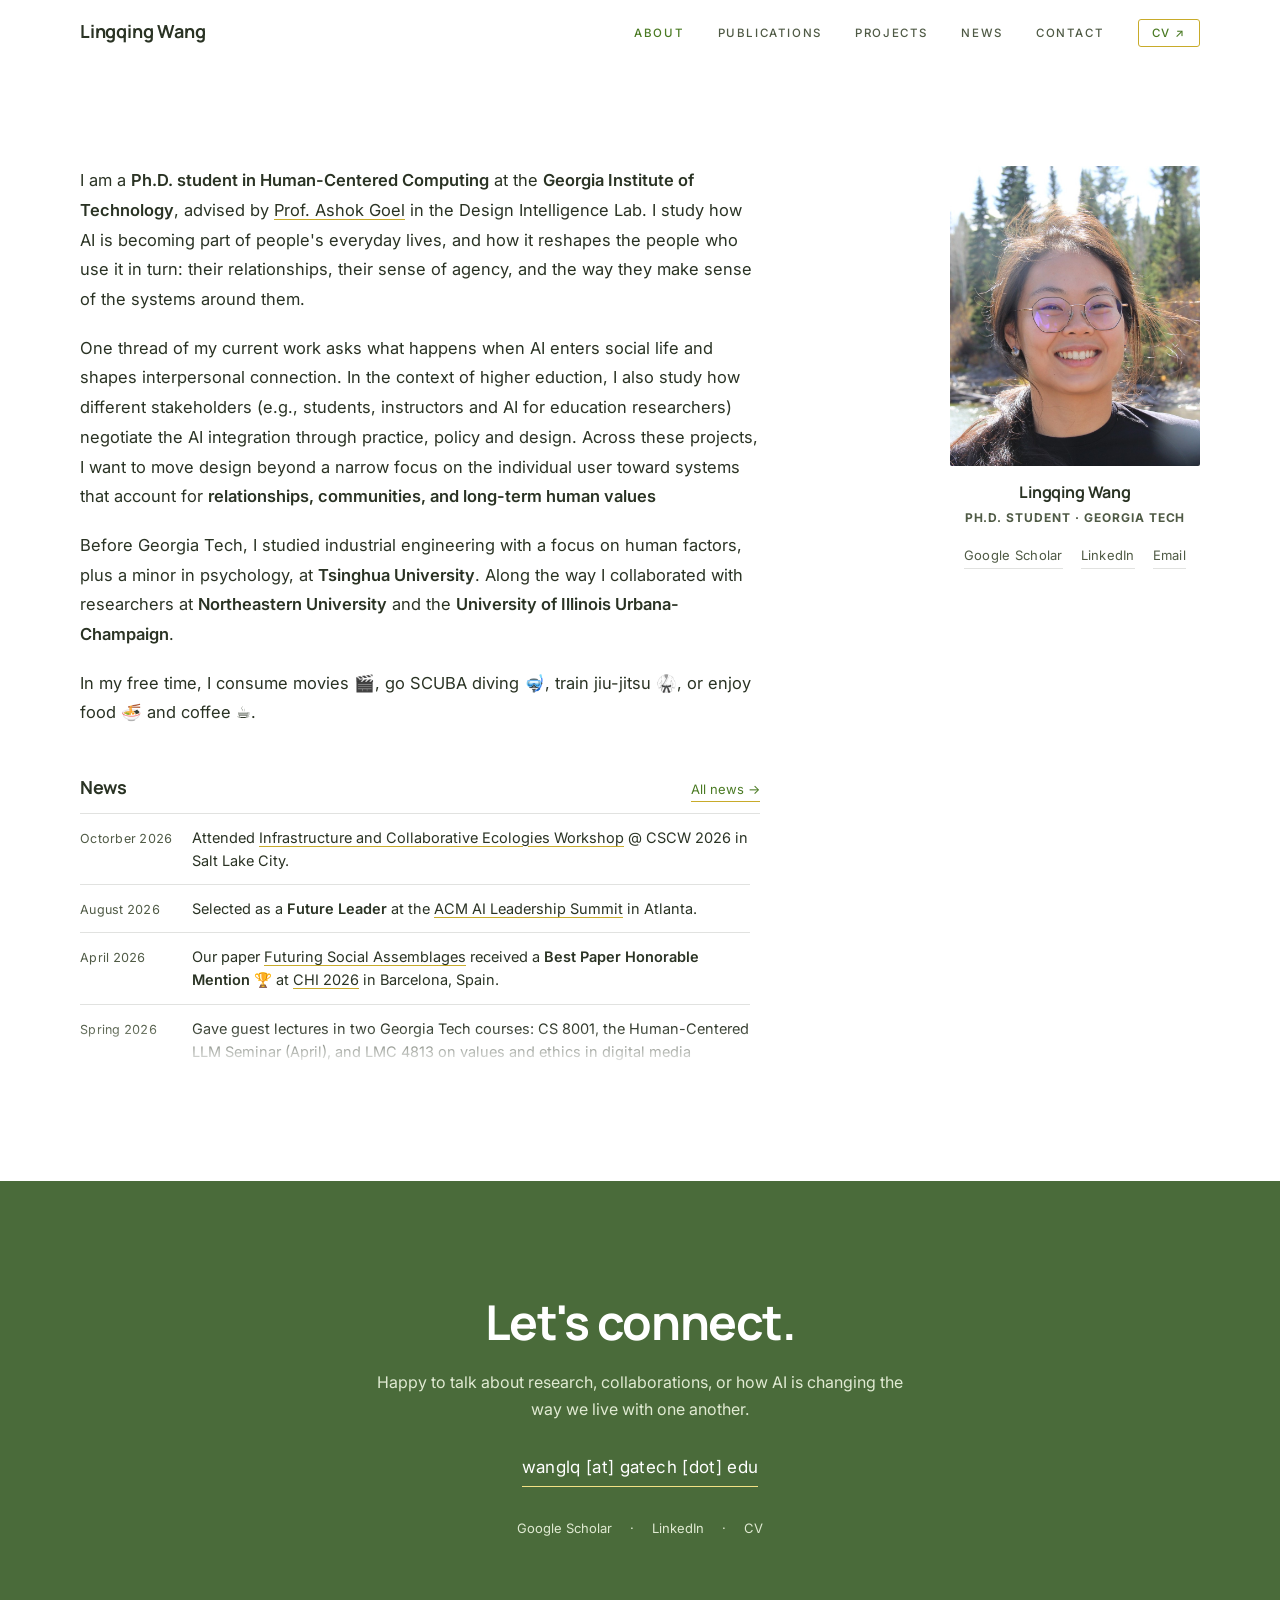
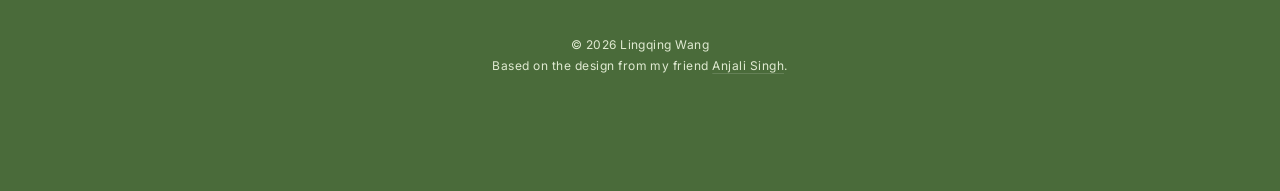
<file: index.html>
<!DOCTYPE html>
<html lang="en">
<head>
  <meta charset="UTF-8">
  <meta name="viewport" content="width=device-width, initial-scale=1.0">
  <title>Lingqing Wang</title>
  <meta name="description" content="Lingqing Wang is a Ph.D. student in Human-Centered Computing at Georgia Tech who studies how social AI reshapes people's relationships and agency, and how to design explainable AI for everyday users.">
  <meta property="og:title" content="Lingqing Wang">
  <meta property="og:description" content="Ph.D. student at Georgia Tech researching social AI, explainable AI for everyday users, and responsible AI.">
  <meta property="og:type" content="website">
  <link rel="icon" href="Images/favicon.svg" type="image/svg+xml">
  <link rel="preconnect" href="https://fonts.googleapis.com">
  <link rel="preconnect" href="https://fonts.gstatic.com" crossorigin>
  <link href="https://fonts.googleapis.com/css2?family=Manrope:wght@500;600;700&family=Inter:wght@400;500;600&display=swap" rel="stylesheet">
  <link rel="stylesheet" href="style.css">
  <script>document.documentElement.classList.add("js");</script>
</head>
<body>
  <a class="skip-link" href="#main">Skip to content</a>

  <!-- Navigation -->
  <header class="site-nav">
    <nav class="wrap nav-inner" aria-label="Main">
      <a href="#about" class="nav-logo">Lingqing Wang</a>
      <button class="nav-toggle" type="button" aria-label="Open menu" aria-expanded="false" aria-controls="nav-links">
        <span></span><span></span><span></span>
      </button>
      <ul class="nav-links" id="nav-links">
        <li><a href="#about">About</a></li>
        <li><a href="publications.html">Publications</a></li>
        <li><a href="research.html">Projects</a></li>
        <li><a href="news.html">News</a></li>
        <li><a href="#contact">Contact</a></li>
        <li><a href="CV.pdf" class="nav-cv" target="_blank" rel="noopener">CV ↗</a></li>
      </ul>
    </nav>
  </header>

  <main id="main">

    <!-- About -->
    <section id="about" class="about">
      <div class="wrap about-grid">
        <div class="about-text">
          <h1 class="sr-only">Lingqing Wang</h1>
          <p>I am a <strong>Ph.D. student in Human-Centered Computing</strong> at the <strong>Georgia Institute of Technology</strong>, advised by <a href="https://www.cc.gatech.edu/people/ashok-goel" target="_blank" rel="noopener">Prof. Ashok Goel</a> in the Design Intelligence Lab. I study how AI is becoming part of people's everyday lives, and how it reshapes the people who use it in turn: their relationships, their sense of agency, and the way they make sense of the systems around them.</p>
          <!-- My work draws on <strong>human-computer interaction, cognitive science, and design research</strong>. -->
          <p>One thread of my current work asks what happens when AI enters social life and shapes interpersonal connection. 
            <!-- I examine when an user-centered view might not be enough, and explore a relational design lens. One of this work received a <strong>Best Paper Honorable Mention at CHI 2026</strong>.  -->
            <!-- Another thread looks at <strong>explainable AI from the end user's side</strong>: when everyday users want explanations at all, what worries them, and which qualities of an explanation actually help.  -->
            In the context of higher eduction, I also study how different stakeholders (e.g., students, instructors and AI for education researchers) negotiate the AI integration through practice, policy and design.
            Across these projects, I want to move design beyond a narrow focus on the individual user toward systems that account for <strong>relationships, communities, and long-term human values</strong> </p>
            <p>Before Georgia Tech, I studied industrial engineering with a focus on human factors, plus a minor in psychology, at <strong>Tsinghua University</strong>. Along the way I collaborated with researchers at <strong>Northeastern University</strong> and the <strong>University of Illinois Urbana-Champaign</strong>. <!-- on safety risks in social VR, the values embedded in machine-learning research, and critical literacy about bias in machine learning --></p>
            <!-- &nbsp; keeps each emoji on the same line as its word; aria-hidden stops screen readers reading the emoji names aloud -->
            <p>In my free time, I consume movies&nbsp;<span aria-hidden="true">🎬</span>, go SCUBA diving&nbsp;<span aria-hidden="true">🤿</span>, train jiu-jitsu&nbsp;<span aria-hidden="true">🥋</span>, or enjoy food&nbsp;<span aria-hidden="true">🍜</span> and coffee&nbsp;<span aria-hidden="true">☕</span>. </p>
          <div class="about-news">
            <div class="about-news-head">
              <h2 class="about-news-title" id="about-news-title">News</h2>
              <a href="news.html" class="about-news-all">All news →</a>
            </div>
            <!-- These items load from news.html, so add new items there only. -->
            <div class="news-scroll news-scroll--compact" role="region" aria-labelledby="about-news-title" tabindex="0" data-news-src="news.html">
              <p class="news-fallback"><a href="news.html">See the latest news →</a></p>
            </div>
          </div>
        </div>
        <div class="about-side">
          <figure class="about-photo">
            <!-- To use a photo: add Images/headshot.jpg and change src below to "Images/headshot.jpg".pg -->
            <!-- <img src="Images/headshot.JPG" width="500" height="600" alt="Portrait of Lingqing Wang"> -->
            <img src="Images/headshot-outdoor.jpg" width="500" height="600" alt="Portrait of Lingqing Wang">
            <figcaption>Lingqing Wang<span>Ph.D. Student · Georgia Tech</span></figcaption>
          </figure>
          <div class="about-links">
            <a href="https://scholar.google.com/citations?user=q9EOs_YAAAAJ&amp;hl=en" target="_blank" rel="noopener">Google Scholar</a>
            <a href="https://www.linkedin.com/in/lingqing-wang" target="_blank" rel="noopener">LinkedIn</a>
            <a href="mailto:wanglq@gatech.edu">Email</a>
            <!-- <a href="CV.pdf" target="_blank" rel="noopener" class="about-link-accent">Download CV ↗</a> -->
          </div>
        </div>
      </div>
    </section>

    <!-- Contact -->
    <section id="contact" class="section section--dark contact">
      <div class="wrap">
        <h2 class="contact-title" data-reveal>Let's connect.</h2>
        <p class="contact-sub">Happy to talk about research, collaborations, or how AI is changing the way we live with one another.</p>
        <a href="mailto:wanglq@gatech.edu" class="contact-email">wanglq [at] gatech [dot] edu</a>
        <div class="contact-links">
          <a href="https://scholar.google.com/citations?user=q9EOs_YAAAAJ&amp;hl=en" target="_blank" rel="noopener">Google Scholar</a>
          <span aria-hidden="true">·</span>
          <a href="https://www.linkedin.com/in/lingqing-wang" target="_blank" rel="noopener">LinkedIn</a>
          <span aria-hidden="true">·</span>
          <a href="CV.pdf" target="_blank" rel="noopener">CV</a>
        </div>
        <p class="site-footer">© <span data-year>2026</span> Lingqing Wang<br>
          Based on the design from my friend <a href="https://anjalisinghphd.github.io/" target="_blank" rel="noopener">Anjali Singh</a>.</p>
      </div>
    </section>

  </main>

  <script src="script.js"></script>
</body>
</html>
</file>
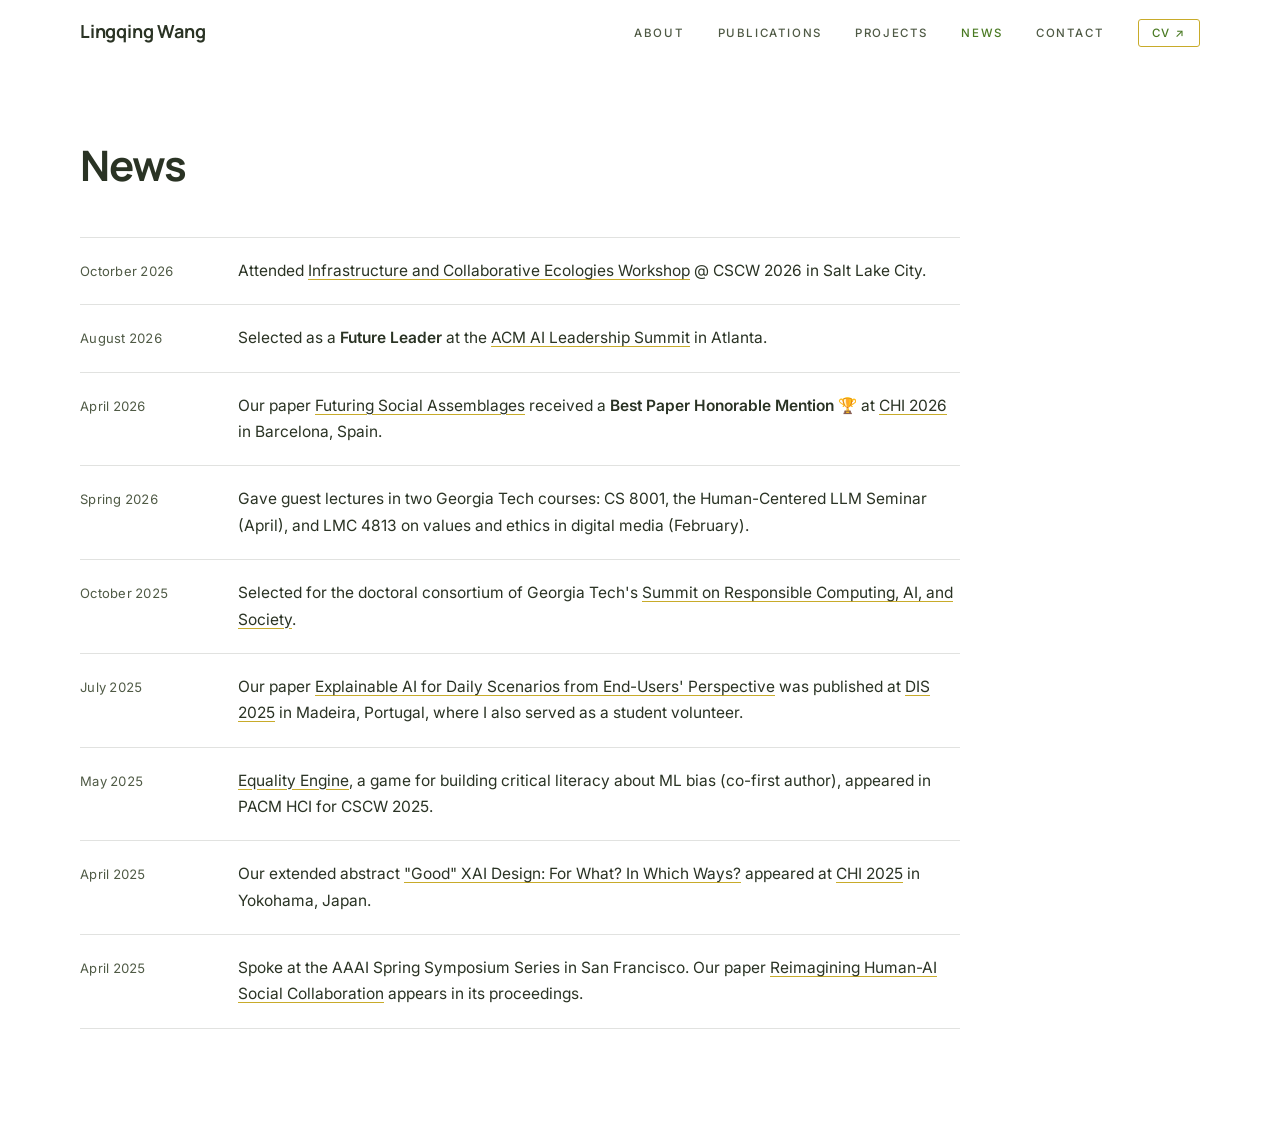
<file: news.html>
<!DOCTYPE html>
<html lang="en">
<head>
  <meta charset="UTF-8">
  <meta name="viewport" content="width=device-width, initial-scale=1.0">
  <title>News · Lingqing Wang</title>
  <meta name="description" content="News and updates from Lingqing Wang, a Ph.D. student in Human-Centered Computing at Georgia Tech.">
  <link rel="icon" href="Images/favicon.svg" type="image/svg+xml">
  <link rel="preconnect" href="https://fonts.googleapis.com">
  <link rel="preconnect" href="https://fonts.gstatic.com" crossorigin>
  <link href="https://fonts.googleapis.com/css2?family=Manrope:wght@500;600;700&family=Inter:wght@400;500;600&display=swap" rel="stylesheet">
  <link rel="stylesheet" href="style.css">
  <script>document.documentElement.classList.add("js");</script>
</head>
<body>
  <a class="skip-link" href="#main">Skip to content</a>

  <!-- Navigation -->
  <header class="site-nav">
    <nav class="wrap nav-inner" aria-label="Main">
      <a href="index.html" class="nav-logo">Lingqing Wang</a>
      <button class="nav-toggle" type="button" aria-label="Open menu" aria-expanded="false" aria-controls="nav-links">
        <span></span><span></span><span></span>
      </button>
      <ul class="nav-links" id="nav-links">
        <li><a href="index.html#about">About</a></li>
        <li><a href="publications.html">Publications</a></li>
        <li><a href="research.html">Projects</a></li>
        <li><a href="news.html" class="is-active" aria-current="page">News</a></li>
        <li><a href="index.html#contact">Contact</a></li>
        <li><a href="CV.pdf" class="nav-cv" target="_blank" rel="noopener">CV ↗</a></li>
      </ul>
    </nav>
  </header>

  <main id="main" class="subpage">

    <section id="news" class="section news">
      <div class="wrap">
        <h1 class="section-title" data-reveal>News</h1>
        <ul class="news-list" data-reveal>
          <li class="news-item">
            <span class="news-date">Octorber 2026</span>
            <p class="news-text">Attended <a href="https://cscw2026-infrastructure-workshop.github.io/" target="_blank" rel="noopener">Infrastructure and Collaborative Ecologies Workshop</a> @ CSCW 2026 in Salt Lake City.</p>
          </li>
          <li class="news-item">
            <span class="news-date">August 2026</span>
            <p class="news-text">Selected as a <strong>Future Leader</strong> at the <a href="https://aisummit26.acm.org/" target="_blank" rel="noopener">ACM AI Leadership Summit</a> in Atlanta.</p>
          </li>
          <li class="news-item">
            <span class="news-date">April 2026</span>
            <p class="news-text">Our paper <a href="Projects/project-social-assemblages.html">Futuring Social Assemblages</a> received a <strong>Best Paper Honorable Mention</strong> 🏆 at <a href="https://chi2026.acm.org/" target="_blank" rel="noopener">CHI 2026</a> in Barcelona, Spain.</p>
          </li>
          <li class="news-item">
            <span class="news-date">Spring 2026</span>
            <p class="news-text">Gave guest lectures in two Georgia Tech courses: CS 8001, the Human-Centered LLM Seminar (April), and LMC 4813 on values and ethics in digital media (February).</p>
          </li>
          <li class="news-item">
            <span class="news-date">October 2025</span>
            <p class="news-text">Selected for the doctoral consortium of Georgia Tech's <a href="https://rcais.github.io/" target="_blank" rel="noopener">Summit on Responsible Computing, AI, and Society</a>.</p>
          </li>
          <li class="news-item">
            <span class="news-date">July 2025</span>
            <p class="news-text">Our paper <a href="Projects/project-everyday-xai.html">Explainable AI for Daily Scenarios from End-Users' Perspective</a> was published at <a href="https://dis.acm.org/2025/" target="_blank" rel="noopener">DIS 2025</a> in Madeira, Portugal, where I also served as a student volunteer.</p>
          </li>
          <li class="news-item">
            <span class="news-date">May 2025</span>
            <p class="news-text"><a href="Projects/project-equality-engine.html">Equality Engine</a>, a game for building critical literacy about ML bias (co-first author), appeared in PACM HCI for CSCW 2025.</p>
          </li>
          <li class="news-item">
            <span class="news-date">April 2025</span>
            <p class="news-text">Our extended abstract <a href="Projects/project-good-xai.html">"Good" XAI Design: For What? In Which Ways?</a> appeared at <a href="https://chi2025.acm.org/" target="_blank" rel="noopener">CHI 2025</a> in Yokohama, Japan.</p>
          </li>
          <li class="news-item">
            <span class="news-date">April 2025</span>
            <p class="news-text">Spoke at the AAAI Spring Symposium Series in San Francisco. Our paper <a href="https://doi.org/10.1609/aaaiss.v5i1.35575" target="_blank" rel="noopener">Reimagining Human-AI Social Collaboration</a> appears in its proceedings.</p>
          </li>
        </ul>
      </div>
    </section>

  </main>

  <script src="script.js"></script>
</body>
</html>
</file>
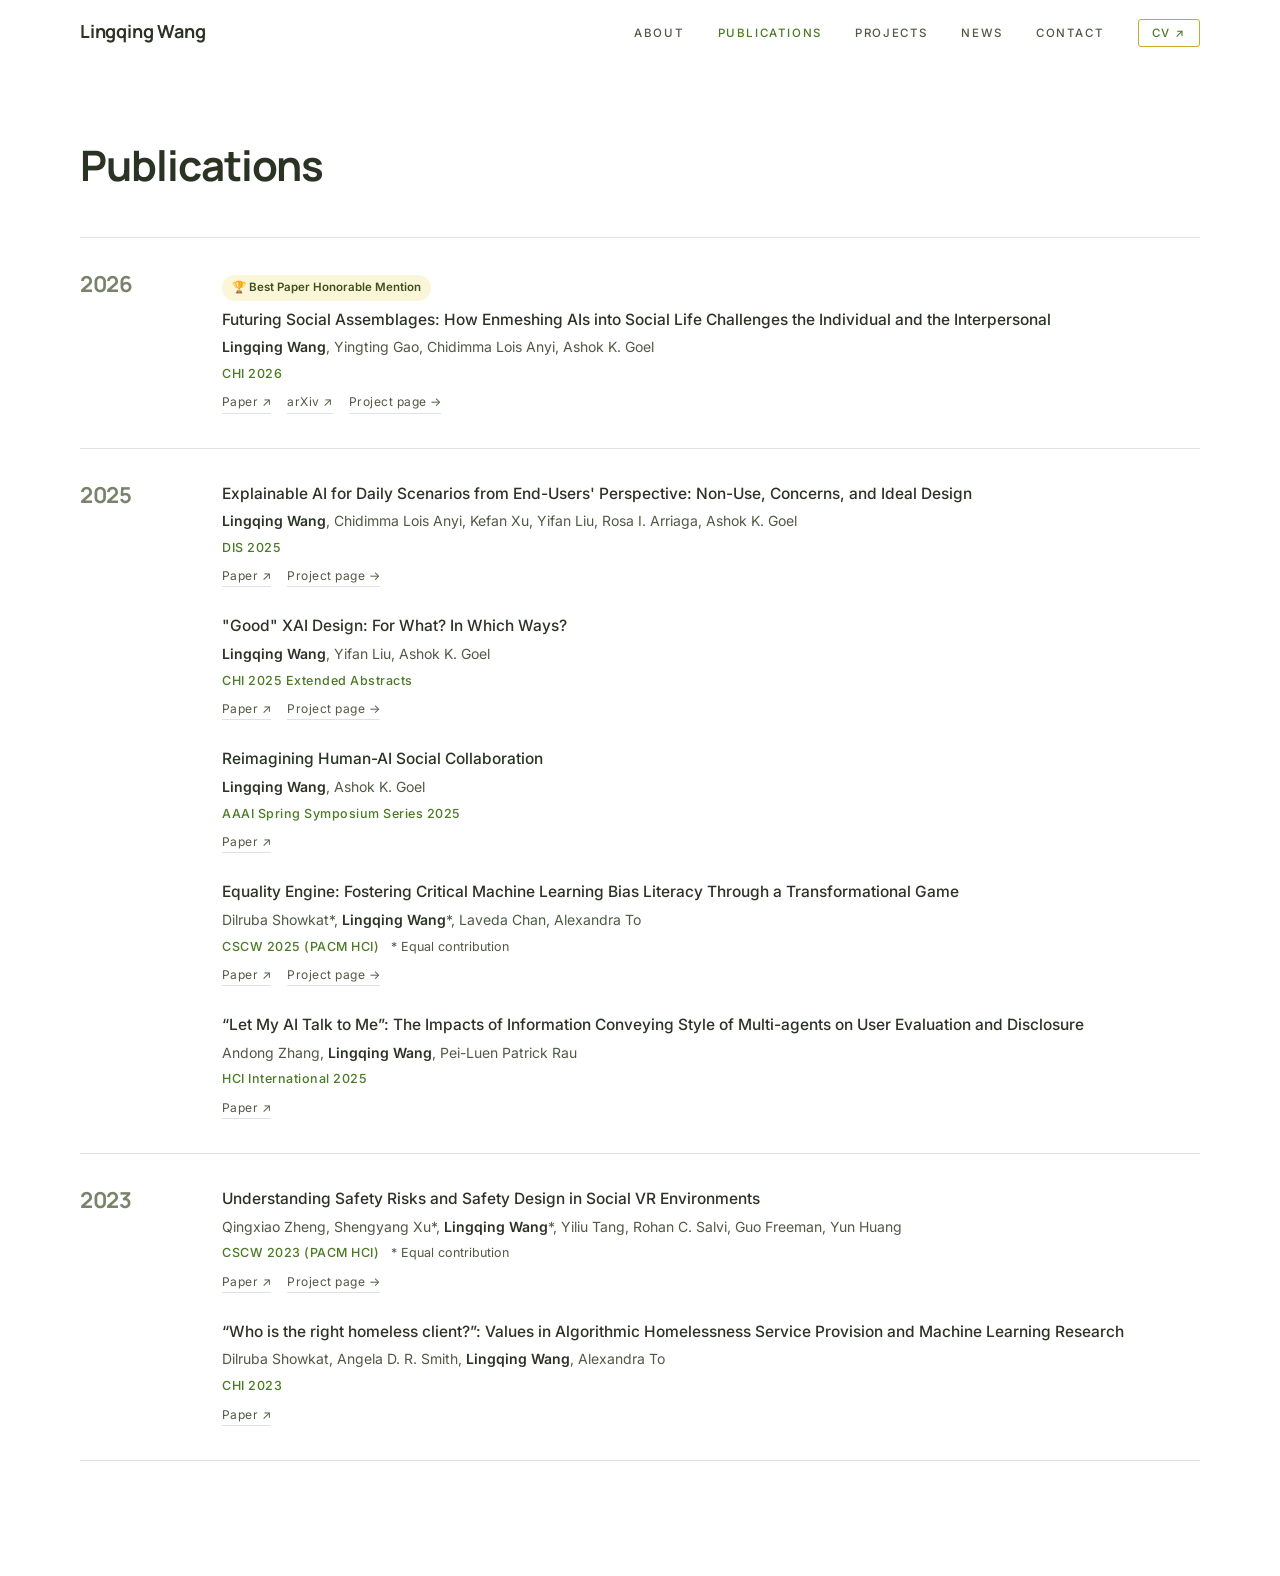
<file: publications.html>
<!DOCTYPE html>
<html lang="en">
<head>
  <meta charset="UTF-8">
  <meta name="viewport" content="width=device-width, initial-scale=1.0">
  <title>Publications · Lingqing Wang</title>
  <meta name="description" content="Publications by Lingqing Wang, a Ph.D. student in Human-Centered Computing at Georgia Tech.">
  <link rel="icon" href="Images/favicon.svg" type="image/svg+xml">
  <link rel="preconnect" href="https://fonts.googleapis.com">
  <link rel="preconnect" href="https://fonts.gstatic.com" crossorigin>
  <link href="https://fonts.googleapis.com/css2?family=Manrope:wght@500;600;700&family=Inter:wght@400;500;600&display=swap" rel="stylesheet">
  <link rel="stylesheet" href="style.css">
  <script>document.documentElement.classList.add("js");</script>
</head>
<body>
  <a class="skip-link" href="#main">Skip to content</a>

  <!-- Navigation -->
  <header class="site-nav">
    <nav class="wrap nav-inner" aria-label="Main">
      <a href="index.html" class="nav-logo">Lingqing Wang</a>
      <button class="nav-toggle" type="button" aria-label="Open menu" aria-expanded="false" aria-controls="nav-links">
        <span></span><span></span><span></span>
      </button>
      <ul class="nav-links" id="nav-links">
        <li><a href="index.html#about">About</a></li>
        <li><a href="publications.html" class="is-active" aria-current="page">Publications</a></li>
        <li><a href="research.html">Projects</a></li>
        <li><a href="news.html">News</a></li>
        <li><a href="index.html#contact">Contact</a></li>
        <li><a href="CV.pdf" class="nav-cv" target="_blank" rel="noopener">CV ↗</a></li>
      </ul>
    </nav>
  </header>

  <main id="main" class="subpage">

    <section id="publications" class="section">
      <div class="wrap">
        <h1 class="section-title" data-reveal>Publications</h1>

        <div class="pub-year-group" data-reveal>
          <div class="pub-year">2026</div>
          <ul class="pub-list">
            <li class="pub">
              <span class="pub-award">🏆 Best Paper Honorable Mention</span>
              <h3 class="pub-title"><a href="https://doi.org/10.1145/3772318.3790279" target="_blank" rel="noopener">Futuring Social Assemblages: How Enmeshing AIs into Social Life Challenges the Individual and the Interpersonal</a></h3>
              <p class="pub-authors"><span class="me">Lingqing Wang</span>, Yingting Gao, Chidimma Lois Anyi, Ashok K. Goel</p>
              <p class="pub-venue">CHI 2026</p>
              <div class="pub-links">
                <a href="https://doi.org/10.1145/3772318.3790279" target="_blank" rel="noopener">Paper ↗</a>
                <a href="https://arxiv.org/abs/2602.03958" target="_blank" rel="noopener">arXiv ↗</a>
                <a href="Projects/project-social-assemblages.html">Project page →</a>
              </div>
            </li>
          </ul>
        </div>

        <div class="pub-year-group" data-reveal>
          <div class="pub-year">2025</div>
          <ul class="pub-list">
            <li class="pub">
              <h3 class="pub-title"><a href="https://doi.org/10.1145/3715336.3735796" target="_blank" rel="noopener">Explainable AI for Daily Scenarios from End-Users' Perspective: Non-Use, Concerns, and Ideal Design</a></h3>
              <p class="pub-authors"><span class="me">Lingqing Wang</span>, Chidimma Lois Anyi, Kefan Xu, Yifan Liu, Rosa I. Arriaga, Ashok K. Goel</p>
              <p class="pub-venue">DIS 2025</p>
              <div class="pub-links">
                <a href="https://doi.org/10.1145/3715336.3735796" target="_blank" rel="noopener">Paper ↗</a>
                <a href="Projects/project-everyday-xai.html">Project page →</a>
              </div>
            </li>
            <li class="pub">
              <h3 class="pub-title"><a href="https://doi.org/10.1145/3706599.3720036" target="_blank" rel="noopener">"Good" XAI Design: For What? In Which Ways?</a></h3>
              <p class="pub-authors"><span class="me">Lingqing Wang</span>, Yifan Liu, Ashok K. Goel</p>
              <p class="pub-venue">CHI 2025 Extended Abstracts</p>
              <div class="pub-links">
                <a href="https://doi.org/10.1145/3706599.3720036" target="_blank" rel="noopener">Paper ↗</a>
                <a href="Projects/project-good-xai.html">Project page →</a>
              </div>
            </li>
            <li class="pub">
              <h3 class="pub-title"><a href="https://doi.org/10.1609/aaaiss.v5i1.35575" target="_blank" rel="noopener">Reimagining Human-AI Social Collaboration</a></h3>
              <p class="pub-authors"><span class="me">Lingqing Wang</span>, Ashok K. Goel</p>
              <p class="pub-venue">AAAI Spring Symposium Series 2025</p>
              <div class="pub-links">
                <a href="https://doi.org/10.1609/aaaiss.v5i1.35575" target="_blank" rel="noopener">Paper ↗</a>
              </div>
            </li>
            <li class="pub">
              <h3 class="pub-title"><a href="https://doi.org/10.1145/3710966" target="_blank" rel="noopener">Equality Engine: Fostering Critical Machine Learning Bias Literacy Through a Transformational Game</a></h3>
              <p class="pub-authors">Dilruba Showkat*, <span class="me">Lingqing Wang</span>*, Laveda Chan, Alexandra To</p>
              <p class="pub-venue">CSCW 2025 (PACM HCI) <span class="pub-note">* Equal contribution</span></p>
              <div class="pub-links">
                <a href="https://doi.org/10.1145/3710966" target="_blank" rel="noopener">Paper ↗</a>
                <a href="Projects/project-equality-engine.html">Project page →</a>
              </div>
            </li>
            <li class="pub">
              <h3 class="pub-title"><a href="https://doi.org/10.1007/978-3-031-93733-0_18" target="_blank" rel="noopener">“Let My AI Talk to Me”: The Impacts of Information Conveying Style of Multi-agents on User Evaluation and Disclosure</a></h3>
              <p class="pub-authors">Andong Zhang, <span class="me">Lingqing Wang</span>, Pei-Luen Patrick Rau</p>
              <p class="pub-venue">HCI International 2025</p>
              <div class="pub-links">
                <a href="https://doi.org/10.1007/978-3-031-93733-0_18" target="_blank" rel="noopener">Paper ↗</a>
              </div>
            </li>
          </ul>
        </div>

        <div class="pub-year-group" data-reveal>
          <div class="pub-year">2023</div>
          <ul class="pub-list">
            <li class="pub">
              <h3 class="pub-title"><a href="https://doi.org/10.1145/3579630" target="_blank" rel="noopener">Understanding Safety Risks and Safety Design in Social VR Environments</a></h3>
              <p class="pub-authors">Qingxiao Zheng, Shengyang Xu*, <span class="me">Lingqing Wang</span>*, Yiliu Tang, Rohan C. Salvi, Guo Freeman, Yun Huang</p>
              <p class="pub-venue">CSCW 2023 (PACM HCI) <span class="pub-note">* Equal contribution</span></p>
              <div class="pub-links">
                <a href="https://doi.org/10.1145/3579630" target="_blank" rel="noopener">Paper ↗</a>
                <a href="Projects/project-social-vr-safety.html">Project page →</a>
              </div>
            </li>
            <li class="pub">
              <h3 class="pub-title"><a href="https://doi.org/10.1145/3544548.3581010" target="_blank" rel="noopener">“Who is the right homeless client?”: Values in Algorithmic Homelessness Service Provision and Machine Learning Research</a></h3>
              <p class="pub-authors">Dilruba Showkat, Angela D. R. Smith, <span class="me">Lingqing Wang</span>, Alexandra To</p>
              <p class="pub-venue">CHI 2023</p>
              <div class="pub-links">
                <a href="https://doi.org/10.1145/3544548.3581010" target="_blank" rel="noopener">Paper ↗</a>
              </div>
            </li>
          </ul>
        </div>

      </div>
    </section>

  </main>

  <script src="script.js"></script>
</body>
</html>
</file>
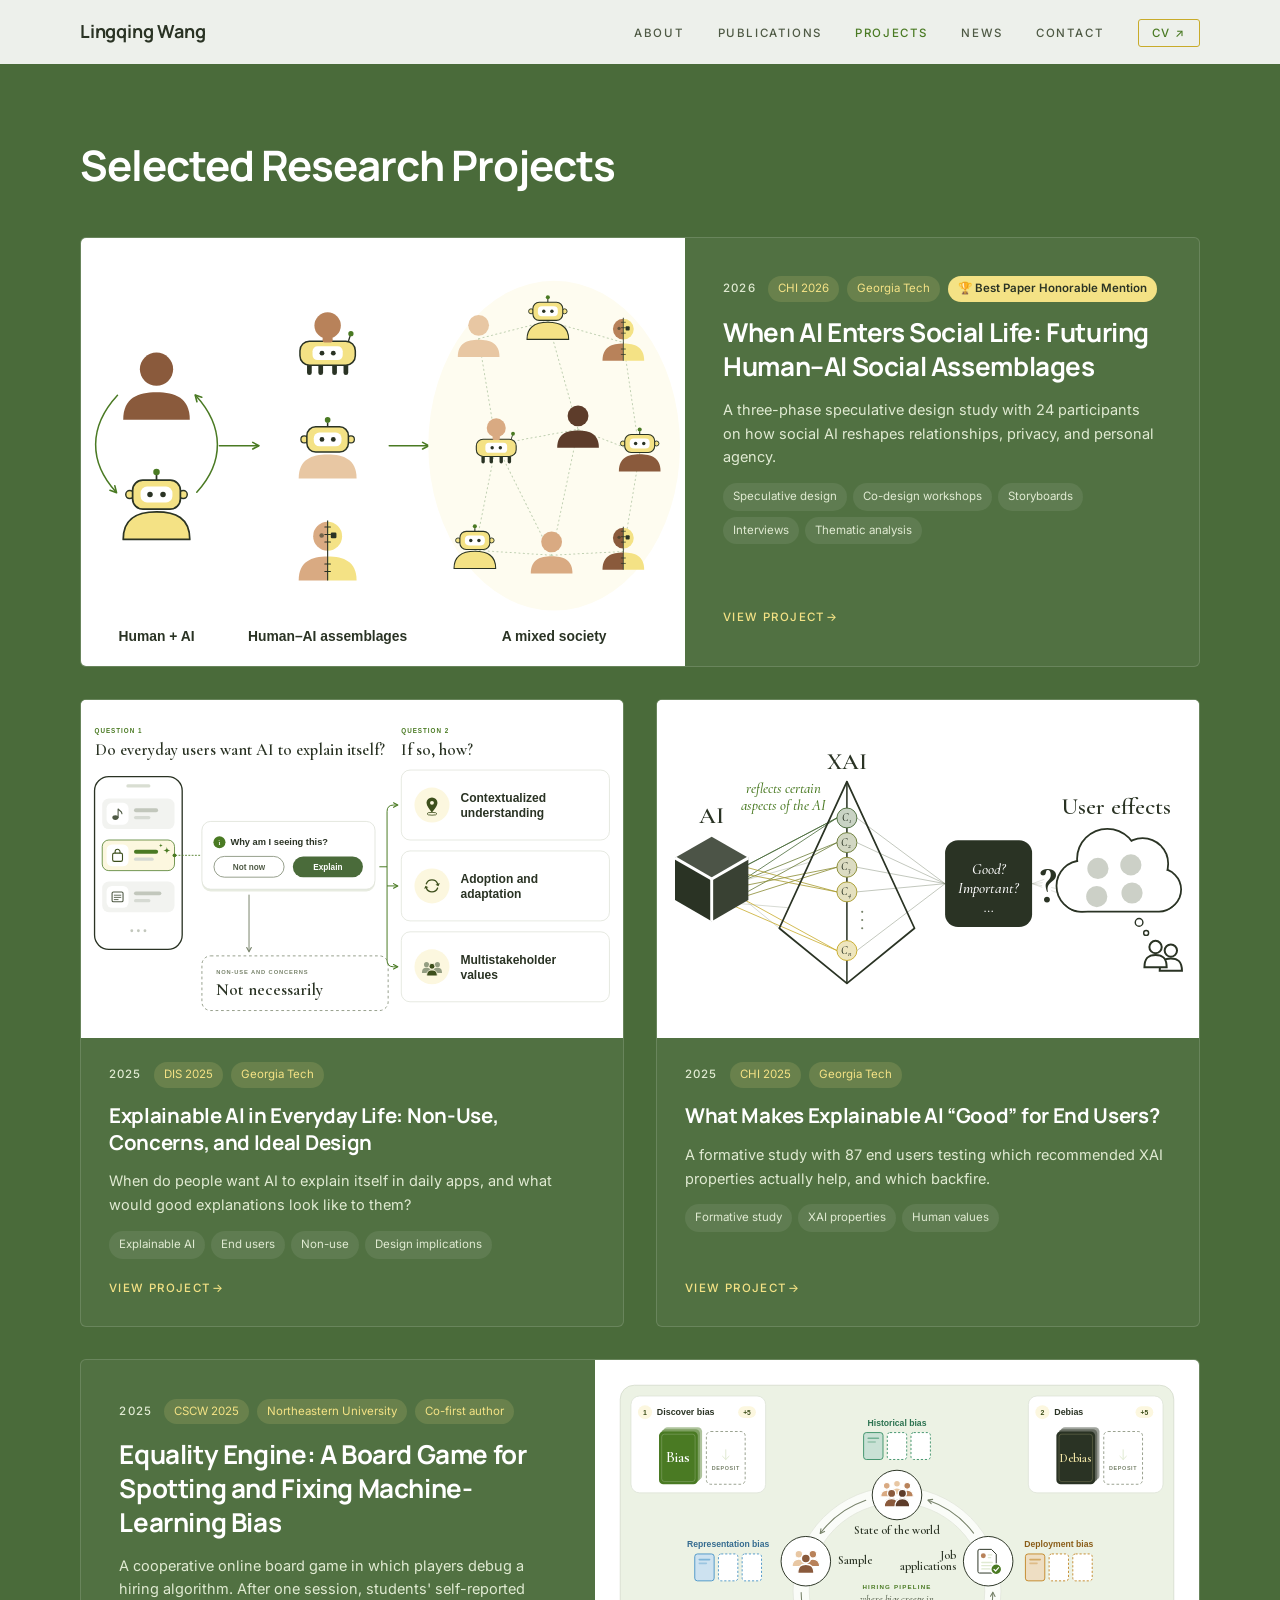
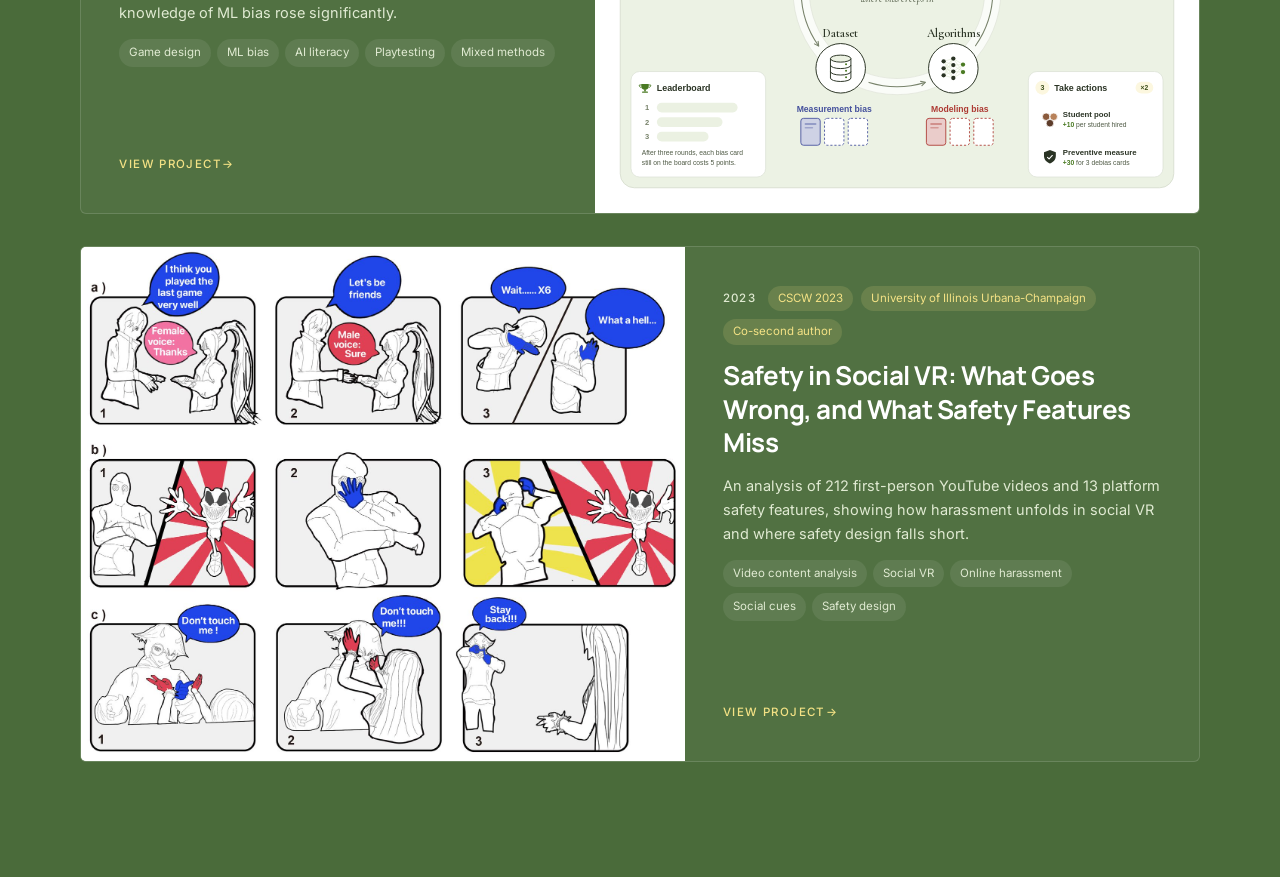
<file: research.html>
<!DOCTYPE html>
<html lang="en">
<head>
  <meta charset="UTF-8">
  <meta name="viewport" content="width=device-width, initial-scale=1.0">
  <title>Projects · Lingqing Wang</title>
  <meta name="description" content="Research projects by Lingqing Wang on social AI, explainable AI for everyday users, and responsible AI.">
  <link rel="icon" href="Images/favicon.svg" type="image/svg+xml">
  <link rel="preconnect" href="https://fonts.googleapis.com">
  <link rel="preconnect" href="https://fonts.gstatic.com" crossorigin>
  <link href="https://fonts.googleapis.com/css2?family=Manrope:wght@500;600;700&family=Inter:wght@400;500;600&display=swap" rel="stylesheet">
  <link rel="stylesheet" href="style.css">
  <script>document.documentElement.classList.add("js");</script>
</head>
<body>
  <a class="skip-link" href="#main">Skip to content</a>

  <!-- Navigation -->
  <header class="site-nav">
    <nav class="wrap nav-inner" aria-label="Main">
      <a href="index.html" class="nav-logo">Lingqing Wang</a>
      <button class="nav-toggle" type="button" aria-label="Open menu" aria-expanded="false" aria-controls="nav-links">
        <span></span><span></span><span></span>
      </button>
      <ul class="nav-links" id="nav-links">
        <li><a href="index.html#about">About</a></li>
        <li><a href="publications.html">Publications</a></li>
        <li><a href="research.html" class="is-active" aria-current="page">Projects</a></li>
        <li><a href="news.html">News</a></li>
        <li><a href="index.html#contact">Contact</a></li>
        <li><a href="CV.pdf" class="nav-cv" target="_blank" rel="noopener">CV ↗</a></li>
      </ul>
    </nav>
  </header>

  <main id="main" class="subpage">

    <section id="research" class="section section--dark">
      <div class="wrap">
        <h1 class="section-title" data-reveal>Selected Research Projects</h1>
        <div class="project-grid">

          <a class="project-card project-card--featured" href="Projects/project-social-assemblages.html" data-reveal>
            <div class="card-visual">
              <img src="Images/social-assemblages-society.svg" width="960" height="680" alt="A person and an AI co-shape each other and combine into human–AI assemblages, which together with people and AIs form a mixed society">
            </div>
            <div class="card-body">
              <div class="project-meta">
                <span class="meta-year">2026</span>
                <span class="meta-pill">CHI 2026</span>
                <span class="meta-pill">Georgia Tech</span>
                <span class="meta-award">🏆 Best Paper Honorable Mention</span>
              </div>
              <h3 class="card-title">When AI Enters Social Life: Futuring Human–AI Social Assemblages</h3>
              <p class="card-summary">A three-phase speculative design study with 24 participants on how social AI reshapes relationships, privacy, and personal agency.</p>
              <div class="tag-list">
                <span class="tag">Speculative design</span>
                <span class="tag">Co-design workshops</span>
                <span class="tag">Storyboards</span>
                <span class="tag">Interviews</span>
                <span class="tag">Thematic analysis</span>
              </div>
              <span class="card-more">View project</span>
            </div>
          </a>

          <a class="project-card" href="Projects/project-everyday-xai.html" data-reveal>
            <div class="card-visual">
              <img src="Images/everyday-xai-card.svg" width="960" height="600" alt="An everyday app asks 'Why am I seeing this?'. 'Not now' leads to 'not necessarily'; 'Explain' leads to three ideal designs for everyday explanations">
            </div>
            <div class="card-body">
              <div class="project-meta">
                <span class="meta-year">2025</span>
                <span class="meta-pill">DIS 2025</span>
                <span class="meta-pill">Georgia Tech</span>
              </div>
              <h3 class="card-title">Explainable AI in Everyday Life: Non-Use, Concerns, and Ideal Design</h3>
              <p class="card-summary">When do people want AI to explain itself in daily apps, and what would good explanations look like to them?</p>
              <div class="tag-list">
                <span class="tag">Explainable AI</span>
                <span class="tag">End users</span>
                <span class="tag">Non-use</span>
                <span class="tag">Design implications</span>
              </div>
              <span class="card-more">View project</span>
            </div>
          </a>

          <a class="project-card" href="Projects/project-good-xai.html" data-reveal>
            <div class="card-visual">
              <img src="Images/good-xai-card.svg" width="960" height="600" alt="An AI black box, the XAI criteria that reflect certain aspects of it, and their uncertain effects on users">
            </div>
            <div class="card-body">
              <div class="project-meta">
                <span class="meta-year">2025</span>
                <span class="meta-pill">CHI 2025</span>
                <span class="meta-pill">Georgia Tech</span>
              </div>
              <h3 class="card-title">What Makes Explainable AI “Good” for End Users?</h3>
              <p class="card-summary">A formative study with 87 end users testing which recommended XAI properties actually help, and which backfire.</p>
              <div class="tag-list">
                <span class="tag">Formative study</span>
                <span class="tag">XAI properties</span>
                <span class="tag">Human values</span>
              </div>
              <span class="card-more">View project</span>
            </div>
          </a>

          <a class="project-card project-card--featured project-card--reverse" href="Projects/project-equality-engine.html" data-reveal>
            <div class="card-visual card-visual--board">
              <img src="Images/equality-engine-board.svg" width="1040" height="760" alt="The Equality Engine game board: a hiring pipeline with a card slot for each type of machine-learning bias">
            </div>
            <div class="card-body">
              <div class="project-meta">
                <span class="meta-year">2025</span>
                <span class="meta-pill">CSCW 2025</span>
                <span class="meta-pill">Northeastern University</span>
                <span class="meta-pill">Co-first author</span>
              </div>
              <h3 class="card-title">Equality Engine: A Board Game for Spotting and Fixing Machine-Learning Bias</h3>
              <p class="card-summary">A cooperative online board game in which players debug a hiring algorithm. After one session, students' self-reported knowledge of ML bias rose significantly.</p>
              <div class="tag-list">
                <span class="tag">Game design</span>
                <span class="tag">ML bias</span>
                <span class="tag">AI literacy</span>
                <span class="tag">Playtesting</span>
                <span class="tag">Mixed methods</span>
              </div>
              <span class="card-more">View project</span>
            </div>
          </a>

          <a class="project-card project-card--featured" href="Projects/project-social-vr-safety.html" data-reveal>
            <div class="card-visual">
              <img src="Images/social-vr-incidents.jpg" width="1600" height="1361" alt="Hand-drawn comic strips of social VR incidents: a voice-trolling exchange, an attacker in a monster avatar, and a user warding off unwanted touch">
            </div>
            <div class="card-body">
              <div class="project-meta">
                <span class="meta-year">2023</span>
                <span class="meta-pill">CSCW 2023</span>
                <span class="meta-pill">University of Illinois Urbana-Champaign</span>
                <span class="meta-pill">Co-second author</span>
              </div>
              <h3 class="card-title">Safety in Social VR: What Goes Wrong, and What Safety Features Miss</h3>
              <p class="card-summary">An analysis of 212 first-person YouTube videos and 13 platform safety features, showing how harassment unfolds in social VR and where safety design falls short.</p>
              <div class="tag-list">
                <span class="tag">Video content analysis</span>
                <span class="tag">Social VR</span>
                <span class="tag">Online harassment</span>
                <span class="tag">Social cues</span>
                <span class="tag">Safety design</span>
              </div>
              <span class="card-more">View project</span>
            </div>
          </a>

        </div>
      </div>
    </section>

  </main>

  <script src="script.js"></script>
</body>
</html>
</file>
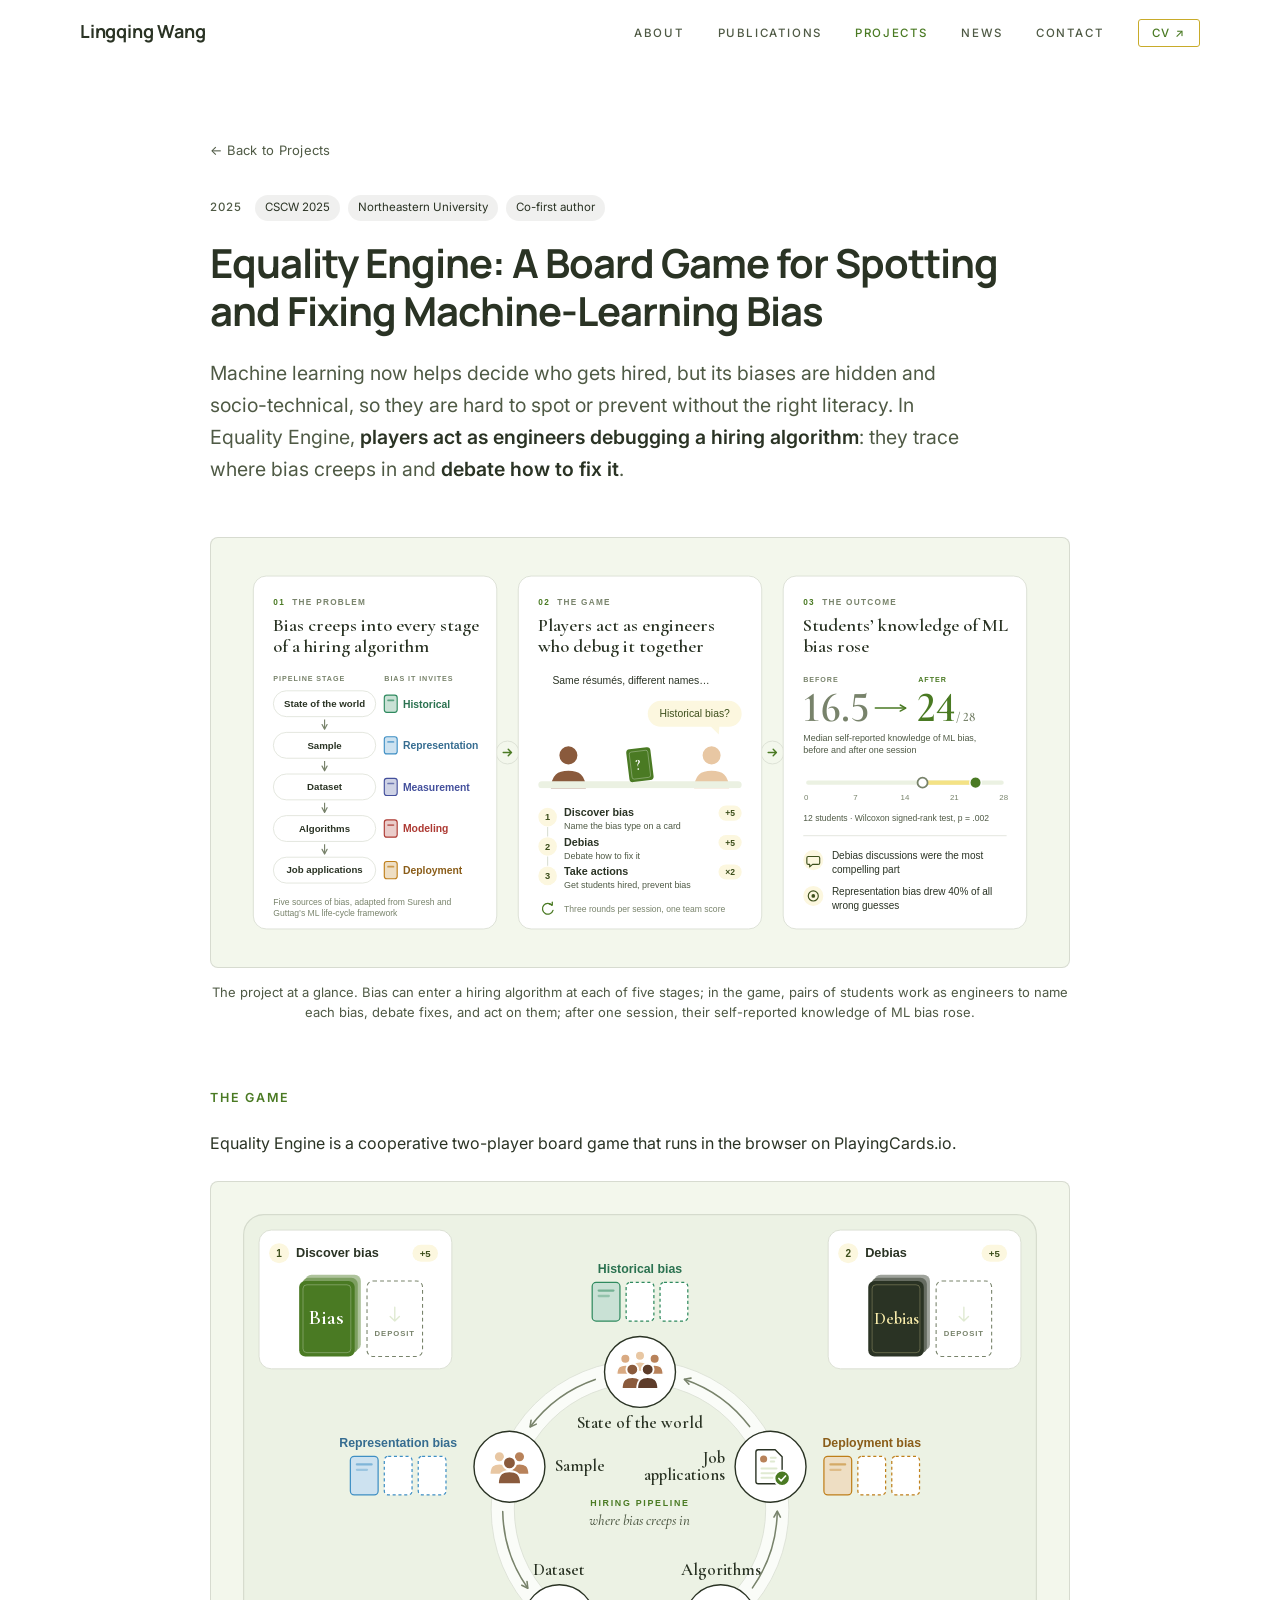
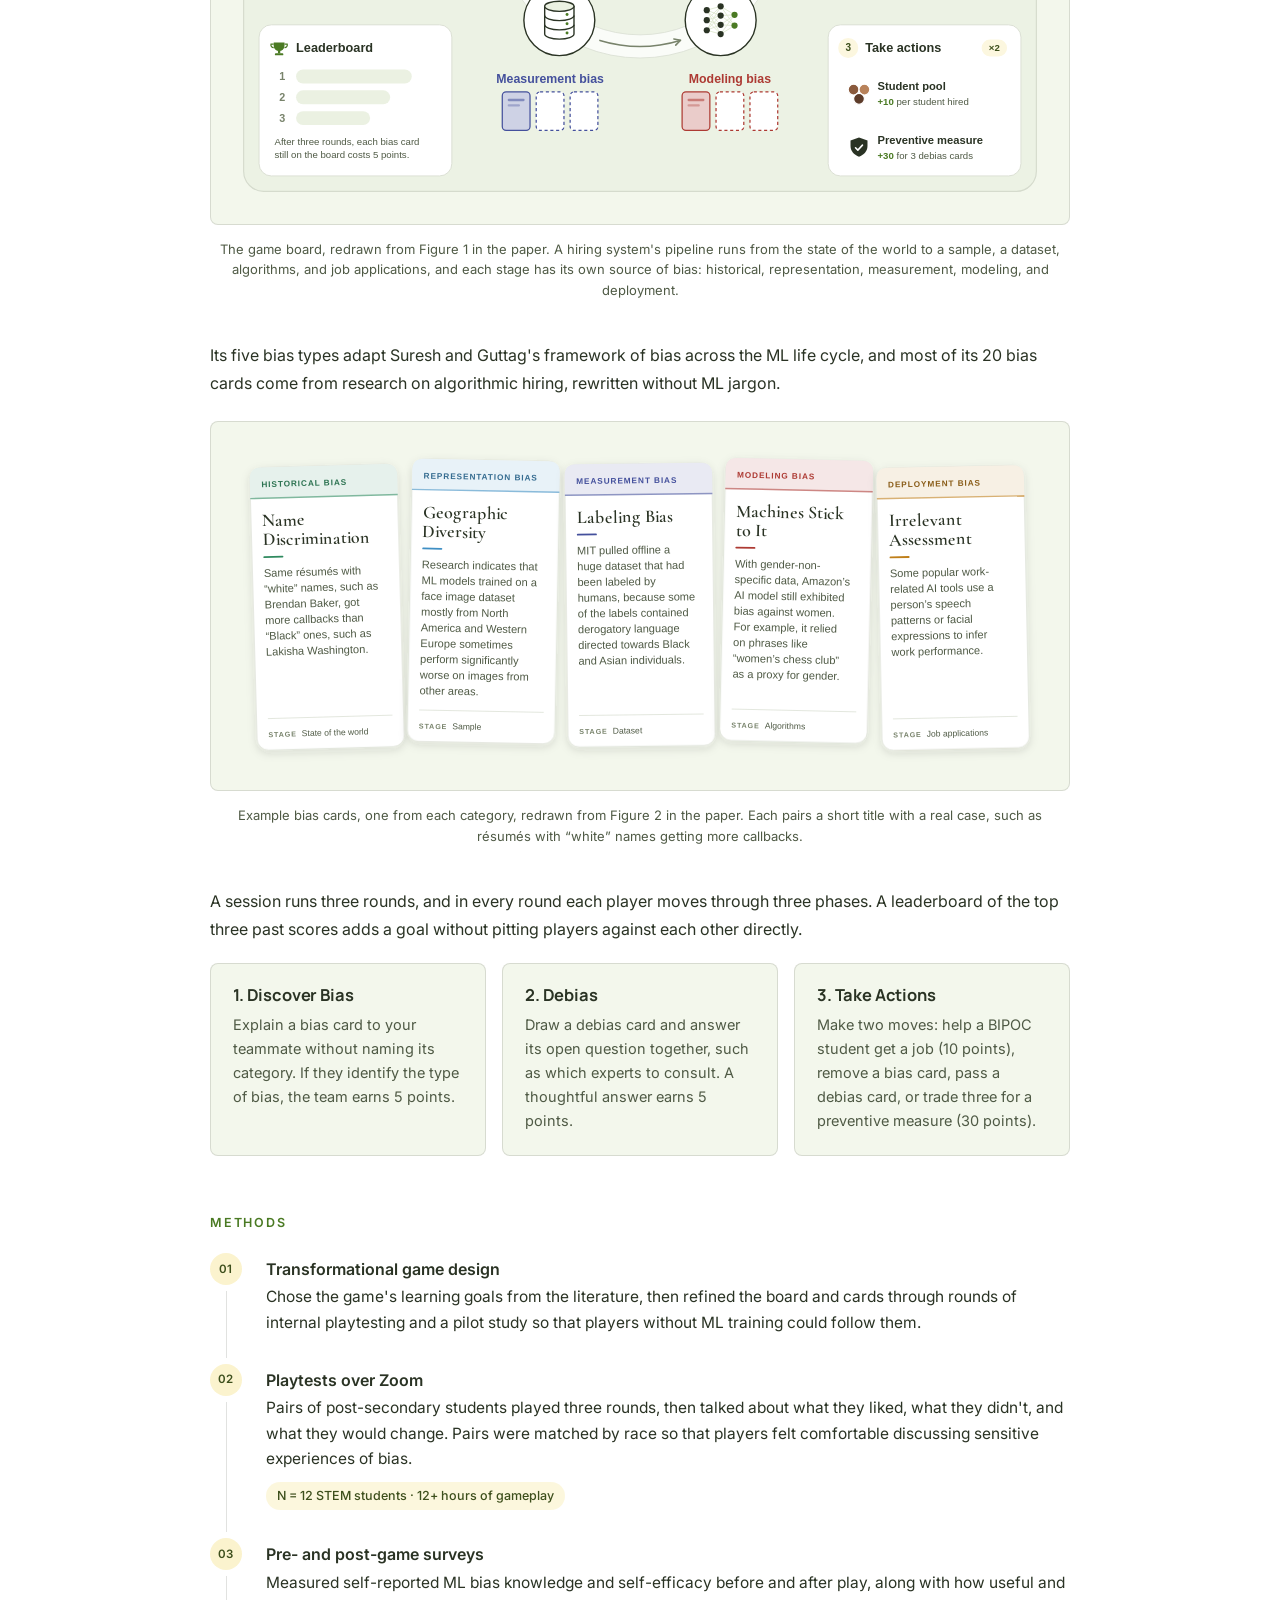
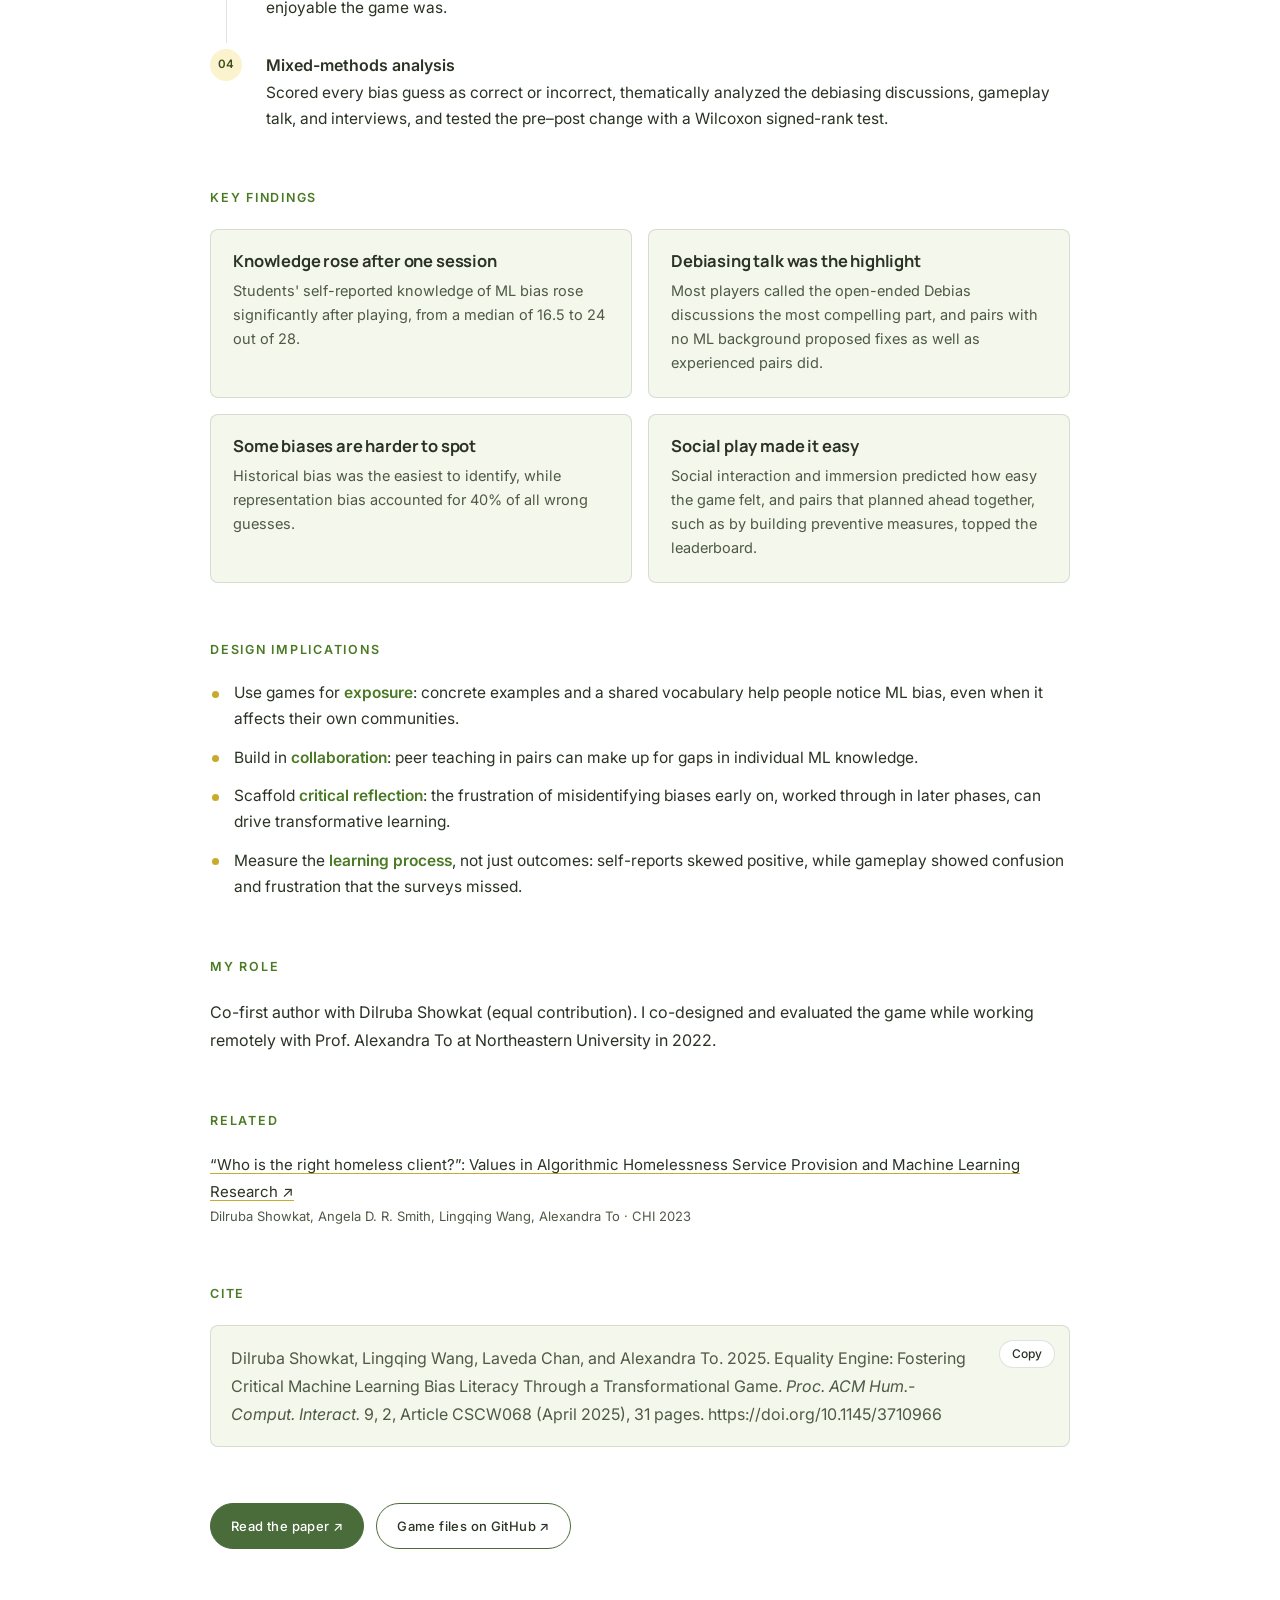
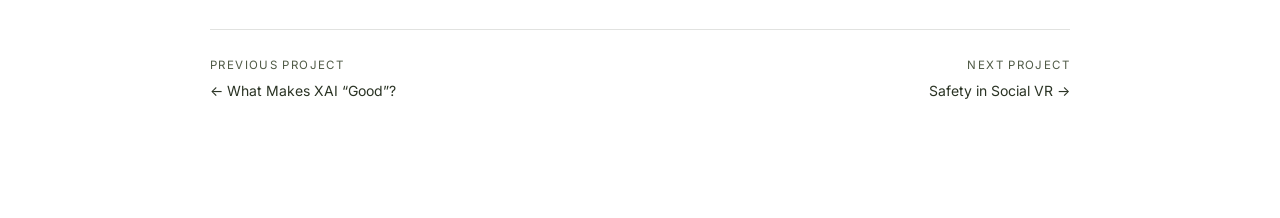
<file: Projects/project-equality-engine.html>
<!DOCTYPE html>
<html lang="en">
<head>
  <meta charset="UTF-8">
  <meta name="viewport" content="width=device-width, initial-scale=1.0">
  <title>Equality Engine · Lingqing Wang</title>
  <meta name="description" content="A cooperative online board game that teaches post-secondary students to spot and fix machine-learning bias in hiring (CSCW 2025).">
  <link rel="icon" href="../Images/favicon.svg" type="image/svg+xml">
  <link rel="preconnect" href="https://fonts.googleapis.com">
  <link rel="preconnect" href="https://fonts.gstatic.com" crossorigin>
  <link href="https://fonts.googleapis.com/css2?family=Manrope:wght@500;600;700&family=Inter:wght@400;500;600&display=swap" rel="stylesheet">
  <link rel="stylesheet" href="../style.css">
  <script>document.documentElement.classList.add("js");</script>
</head>
<body>
  <a class="skip-link" href="#main">Skip to content</a>

  <header class="site-nav">
    <nav class="wrap nav-inner" aria-label="Main">
      <a href="../index.html#about" class="nav-logo">Lingqing Wang</a>
      <button class="nav-toggle" type="button" aria-label="Open menu" aria-expanded="false" aria-controls="nav-links">
        <span></span><span></span><span></span>
      </button>
      <ul class="nav-links" id="nav-links">
        <li><a href="../index.html#about">About</a></li>
        <li><a href="../publications.html">Publications</a></li>
        <li><a href="../research.html" class="is-active">Projects</a></li>
        <li><a href="../news.html">News</a></li>
        <li><a href="../index.html#contact">Contact</a></li>
        <li><a href="../CV.pdf" class="nav-cv" target="_blank" rel="noopener">CV ↗</a></li>
      </ul>
    </nav>
  </header>

  <main id="main" class="project-page">
    <article class="wrap wrap--narrow">
      <a href="../research.html" class="back-link">← Back to Projects</a>

      <div class="project-meta">
        <span class="meta-year">2025</span>
        <span class="meta-pill">CSCW 2025</span>
        <span class="meta-pill">Northeastern University</span>
        <span class="meta-pill">Co-first author</span>
      </div>
      <h1 class="project-page-title">Equality Engine: A Board Game for Spotting and Fixing Machine-Learning Bias</h1>
      <p class="project-hook">Machine learning now helps decide who gets hired, but its biases are hidden and socio-technical, so they are hard to spot or prevent without the right literacy. In Equality Engine, <strong>players act as engineers debugging a hiring algorithm</strong>: they trace where bias creeps in and <strong>debate how to fix it</strong>.</p>

      <figure class="project-figure" data-reveal>
        <div class="figure-frame">
          <img src="../Images/equality-engine-concept.svg" width="1120" height="520" alt="Equality Engine at a glance, in three panels. The problem: bias creeps into every stage of a hiring algorithm, from the state of the world (historical bias) to the sample (representation), dataset (measurement), algorithms (modeling), and job applications (deployment). The game: two players act as engineers who debug it together, one describing a bias card while the other guesses its type, over three rounds of Discover Bias, Debias, and Take Actions. The outcome: students' median self-reported knowledge of ML bias rose from 16.5 to 24 out of 28.">
        </div>
        <figcaption>The project at a glance. Bias can enter a hiring algorithm at each of five stages; in the game, pairs of students work as engineers to name each bias, debate fixes, and act on them; after one session, their self-reported knowledge of ML bias rose.</figcaption>
      </figure>

      <section class="detail-section" data-reveal>
        <h2 class="detail-label">The Game</h2>
        <p>Equality Engine is a cooperative two-player board game that runs in the browser on PlayingCards.io.</p>
        <figure class="project-figure project-figure--compact">
          <div class="figure-frame">
            <img src="../Images/equality-engine-board.svg" width="1040" height="760" alt="The Equality Engine game board: a loop of five pipeline stages (state of the world, sample, dataset, algorithms, and job applications), each with a card slot for its bias type (historical, representation, measurement, modeling, and deployment). The corners hold the Discover Bias and Debias decks, the Take Actions areas for the student pool (+10) and preventive measures (+30), and a leaderboard.">
          </div>
          <figcaption>The game board, redrawn from Figure 1 in the paper. A hiring system's pipeline runs from the state of the world to a sample, a dataset, algorithms, and job applications, and each stage has its own source of bias: historical, representation, measurement, modeling, and deployment.</figcaption>
        </figure>
        <p>Its five bias types adapt Suresh and Guttag's framework of bias across the ML life cycle, and most of its 20 bias cards come from research on algorithmic hiring, rewritten without ML jargon.</p>
        <figure class="project-figure project-figure--compact">
          <div class="figure-frame">
            <img src="../Images/equality-engine-cards.svg" width="1120" height="436" alt="Five example bias cards, one per category: Historical bias, Name Discrimination; Representation bias, Geographic Diversity; Measurement bias, Labeling Bias; Modeling bias, Machines Stick to It; and Deployment bias, Irrelevant Assessment.">
          </div>
          <figcaption>Example bias cards, one from each category, redrawn from Figure 2 in the paper. Each pairs a short title with a real case, such as résumés with “white” names getting more callbacks.</figcaption>
        </figure>
        <p>A session runs three rounds, and in every round each player moves through three phases. A leaderboard of the top three past scores adds a goal without pitting players against each other directly.</p>
        <div class="finding-grid finding-grid--3">
          <div class="finding">
            <h3>1. Discover Bias</h3>
            <p>Explain a bias card to your teammate without naming its category. If they identify the type of bias, the team earns 5 points.</p>
          </div>
          <div class="finding">
            <h3>2. Debias</h3>
            <p>Draw a debias card and answer its open question together, such as which experts to consult. A thoughtful answer earns 5 points.</p>
          </div>
          <div class="finding">
            <h3>3. Take Actions</h3>
            <p>Make two moves: help a BIPOC student get a job (10 points), remove a bias card, pass a debias card, or trade three for a preventive measure (30 points).</p>
          </div>
        </div>
      </section>

      <section class="detail-section" data-reveal>
        <h2 class="detail-label">Methods</h2>
        <ol class="method-flow">
          <li class="method-step">
            <strong>Transformational game design</strong>
            Chose the game's learning goals from the literature, then refined the board and cards through rounds of internal playtesting and a pilot study so that players without ML training could follow them.
          </li>
          <li class="method-step">
            <strong>Playtests over Zoom</strong>
            Pairs of post-secondary students played three rounds, then talked about what they liked, what they didn't, and what they would change. Pairs were matched by race so that players felt comfortable discussing sensitive experiences of bias.
            <br><span class="method-n">N = 12 STEM students · 12+ hours of gameplay</span>
          </li>
          <li class="method-step">
            <strong>Pre- and post-game surveys</strong>
            Measured self-reported ML bias knowledge and self-efficacy before and after play, along with how useful and enjoyable the game was.
          </li>
          <li class="method-step">
            <strong>Mixed-methods analysis</strong>
            Scored every bias guess as correct or incorrect, thematically analyzed the debiasing discussions, gameplay talk, and interviews, and tested the pre–post change with a Wilcoxon signed-rank test.
          </li>
        </ol>
      </section>

      <section class="detail-section" data-reveal>
        <h2 class="detail-label">Key Findings</h2>
        <div class="finding-grid">
          <div class="finding">
            <h3>Knowledge rose after one session</h3>
            <p>Students' self-reported knowledge of ML bias rose significantly after playing, from a median of 16.5 to 24 out of 28.</p>
          </div>
          <div class="finding">
            <h3>Debiasing talk was the highlight</h3>
            <p>Most players called the open-ended Debias discussions the most compelling part, and pairs with no ML background proposed fixes as well as experienced pairs did.</p>
          </div>
          <div class="finding">
            <h3>Some biases are harder to spot</h3>
            <p>Historical bias was the easiest to identify, while representation bias accounted for 40% of all wrong guesses.</p>
          </div>
          <div class="finding">
            <h3>Social play made it easy</h3>
            <p>Social interaction and immersion predicted how easy the game felt, and pairs that planned ahead together, such as by building preventive measures, topped the leaderboard.</p>
          </div>
        </div>
      </section>

      <section class="detail-section" data-reveal>
        <h2 class="detail-label">Design Implications</h2>
        <ul class="impact-list">
          <li>Use games for <span class="stat">exposure</span>: concrete examples and a shared vocabulary help people notice ML bias, even when it affects their own communities.</li>
          <li>Build in <span class="stat">collaboration</span>: peer teaching in pairs can make up for gaps in individual ML knowledge.</li>
          <li>Scaffold <span class="stat">critical reflection</span>: the frustration of misidentifying biases early on, worked through in later phases, can drive transformative learning.</li>
          <li>Measure the <span class="stat">learning process</span>, not just outcomes: self-reports skewed positive, while gameplay showed confusion and frustration that the surveys missed.</li>
        </ul>
      </section>

      <section class="detail-section" data-reveal>
        <h2 class="detail-label">My Role</h2>
        <p>Co-first author with Dilruba Showkat (equal contribution). I co-designed and evaluated the game while working remotely with Prof. Alexandra To at Northeastern University in 2022.</p>
      </section>

      <section class="detail-section" data-reveal>
        <h2 class="detail-label">Related</h2>
        <ul class="related-list">
          <li>
            <a href="https://doi.org/10.1145/3544548.3581010" target="_blank" rel="noopener">“Who is the right homeless client?”: Values in Algorithmic Homelessness Service Provision and Machine Learning Research ↗</a>
            <span>Dilruba Showkat, Angela D. R. Smith, Lingqing Wang, Alexandra To · CHI 2023</span>
          </li>
        </ul>
      </section>

      <section class="detail-section" data-reveal>
        <h2 class="detail-label">Cite</h2>
        <div class="cite-block">
          <p id="cite-text">Dilruba Showkat, Lingqing Wang, Laveda Chan, and Alexandra To. 2025. Equality Engine: Fostering Critical Machine Learning Bias Literacy Through a Transformational Game. <em>Proc. ACM Hum.-Comput. Interact.</em> 9, 2, Article CSCW068 (April 2025), 31 pages. https://doi.org/10.1145/3710966</p>
          <button class="cite-copy" type="button" data-copy="cite-text">Copy</button>
        </div>
      </section>

      <div class="project-links">
        <a href="https://doi.org/10.1145/3710966" target="_blank" rel="noopener" class="btn btn--solid">Read the paper ↗</a>
        <a href="https://github.com/wang0q/EquityEngine" target="_blank" rel="noopener" class="btn">Game files on GitHub ↗</a>
      </div>

      <nav class="project-pager" aria-label="More projects">
        <a class="prev" href="project-good-xai.html"><small>Previous project</small>← What Makes XAI “Good”?</a>
        <a class="next" href="project-social-vr-safety.html"><small>Next project</small>Safety in Social VR →</a>
      </nav>
    </article>
  </main>

  <script src="../script.js"></script>
</body>
</html>
</file>
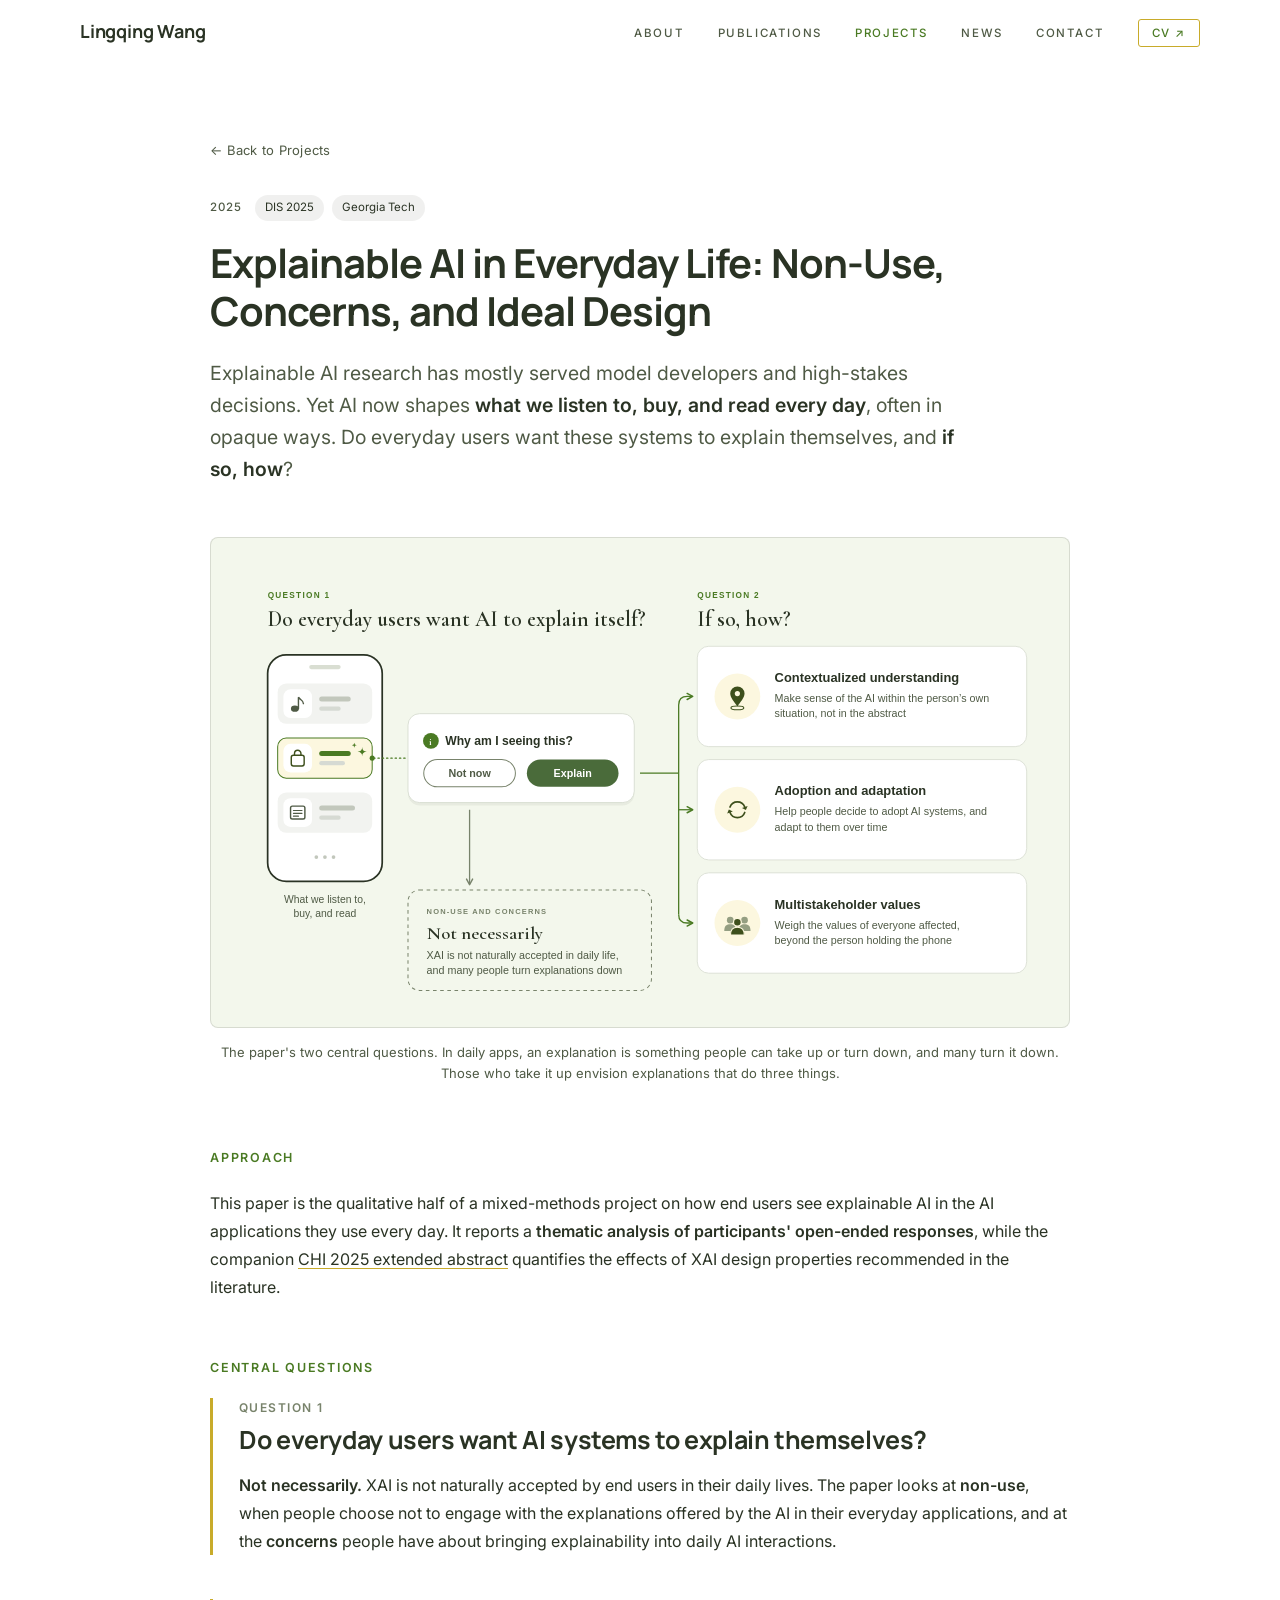
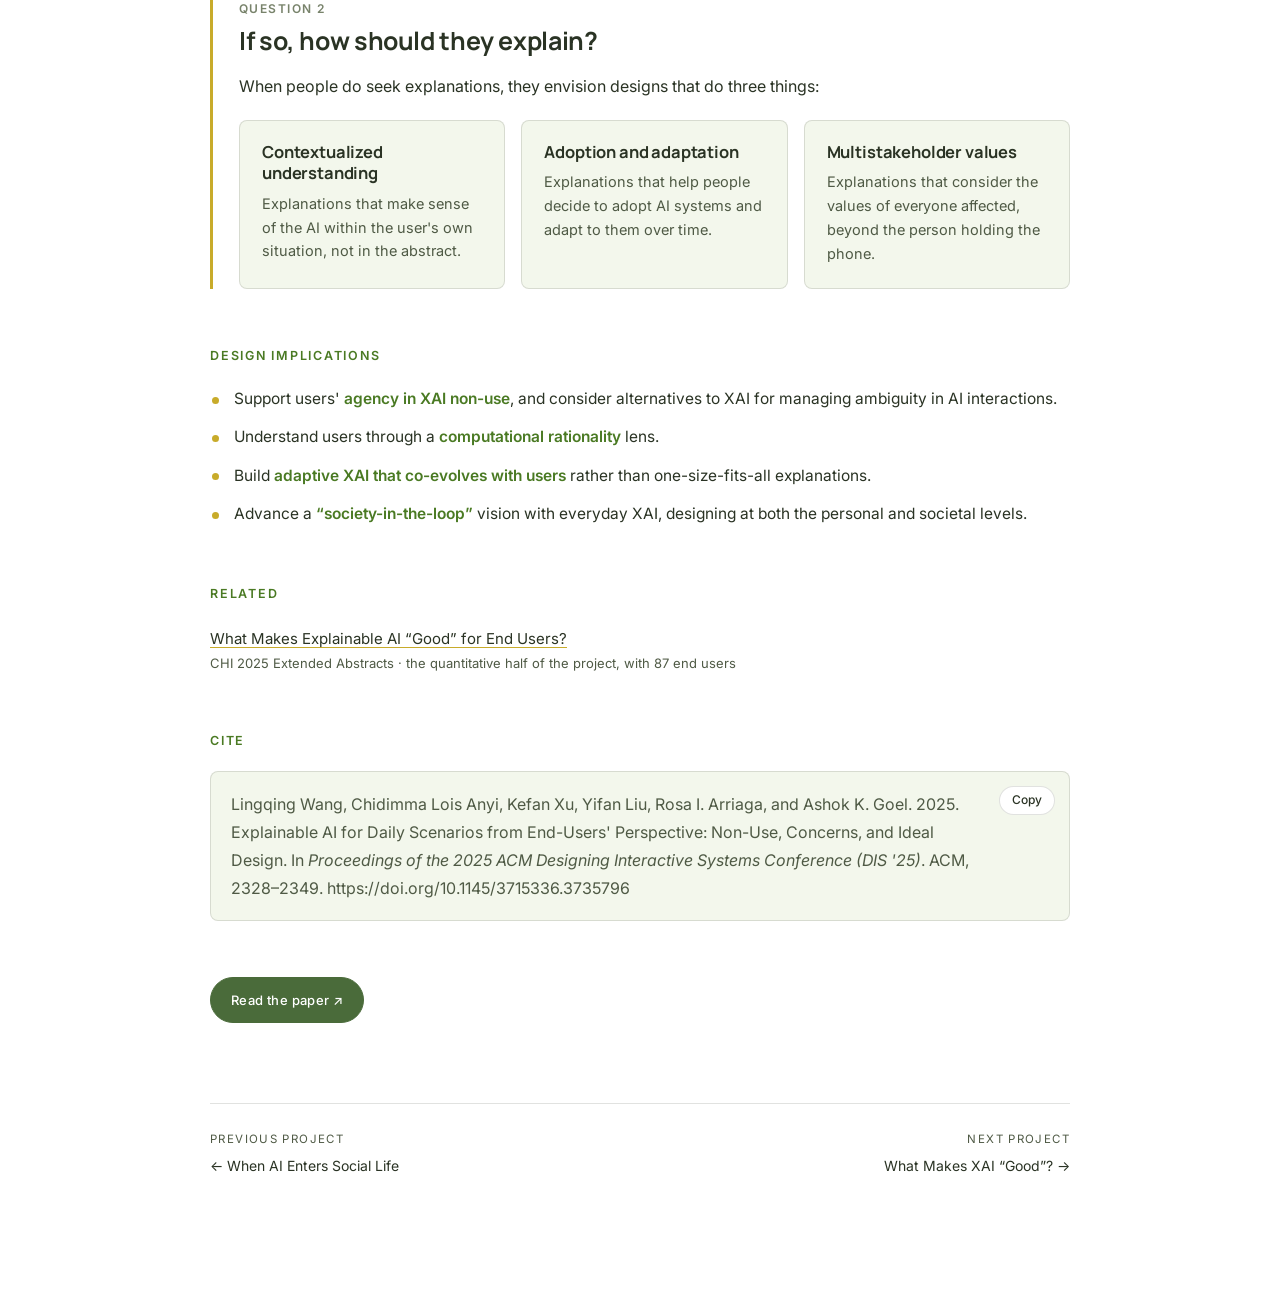
<file: Projects/project-everyday-xai.html>
<!DOCTYPE html>
<html lang="en">
<head>
  <meta charset="UTF-8">
  <meta name="viewport" content="width=device-width, initial-scale=1.0">
  <title>Explainable AI in Everyday Life · Lingqing Wang</title>
  <meta name="description" content="End users' perspectives on explainable AI in daily applications: non-use, concerns, and ideal design (DIS 2025).">
  <link rel="icon" href="../Images/favicon.svg" type="image/svg+xml">
  <link rel="preconnect" href="https://fonts.googleapis.com">
  <link rel="preconnect" href="https://fonts.gstatic.com" crossorigin>
  <link href="https://fonts.googleapis.com/css2?family=Manrope:wght@500;600;700&family=Inter:wght@400;500;600&display=swap" rel="stylesheet">
  <link rel="stylesheet" href="../style.css">
  <script>document.documentElement.classList.add("js");</script>
</head>
<body>
  <a class="skip-link" href="#main">Skip to content</a>

  <header class="site-nav">
    <nav class="wrap nav-inner" aria-label="Main">
      <a href="../index.html#about" class="nav-logo">Lingqing Wang</a>
      <button class="nav-toggle" type="button" aria-label="Open menu" aria-expanded="false" aria-controls="nav-links">
        <span></span><span></span><span></span>
      </button>
      <ul class="nav-links" id="nav-links">
        <li><a href="../index.html#about">About</a></li>
        <li><a href="../publications.html">Publications</a></li>
        <li><a href="../research.html" class="is-active">Projects</a></li>
        <li><a href="../news.html">News</a></li>
        <li><a href="../index.html#contact">Contact</a></li>
        <li><a href="../CV.pdf" class="nav-cv" target="_blank" rel="noopener">CV ↗</a></li>
      </ul>
    </nav>
  </header>

  <main id="main" class="project-page">
    <article class="wrap wrap--narrow">
      <a href="../research.html" class="back-link">← Back to Projects</a>

      <div class="project-meta">
        <span class="meta-year">2025</span>
        <span class="meta-pill">DIS 2025</span>
        <span class="meta-pill">Georgia Tech</span>
      </div>
      <h1 class="project-page-title">Explainable AI in Everyday Life: Non-Use, Concerns, and Ideal Design</h1>
      <p class="project-hook">Explainable AI research has mostly served model developers and high-stakes decisions. Yet AI now shapes <strong>what we listen to, buy, and read every day</strong>, often in opaque ways. Do everyday users want these systems to explain themselves, and <strong>if so, how</strong>?</p>

      <figure class="project-figure" data-reveal>
        <div class="figure-frame">
          <img src="../Images/everyday-xai-concept.svg" width="1120" height="604" alt="Question 1: do everyday users want AI to explain itself? An everyday app offers 'Why am I seeing this?'. Choosing 'Not now' leads to the answer: not necessarily, since XAI is not naturally accepted in daily life. Question 2: if so, how? Choosing 'Explain' leads to three ideal designs: contextualized understanding, adoption and adaptation, and multistakeholder values.">
        </div>
        <figcaption>The paper's two central questions. In daily apps, an explanation is something people can take up or turn down, and many turn it down. Those who take it up envision explanations that do three things.</figcaption>
      </figure>

      <section class="detail-section" data-reveal>
        <h2 class="detail-label">Approach</h2>
        <p>This paper is the qualitative half of a mixed-methods project on how end users see explainable AI in the AI applications they use every day. It reports a <strong>thematic analysis of participants' open-ended responses</strong>, while the companion <a class="inline-link" href="project-good-xai.html">CHI 2025 extended abstract</a> quantifies the effects of XAI design properties recommended in the literature.</p>
      </section>

      <section class="detail-section" data-reveal>
        <h2 class="detail-label">Central Questions</h2>
        <div class="question">
          <span class="question-num">Question 1</span>
          <h3 class="question-text">Do everyday users want AI systems to explain themselves?</h3>
          <p><strong>Not necessarily.</strong> XAI is not naturally accepted by end users in their daily lives. The paper looks at <strong>non-use</strong>, when people choose not to engage with the explanations offered by the AI in their everyday applications, and at the <strong>concerns</strong> people have about bringing explainability into daily AI interactions.</p>
        </div>
        <div class="question">
          <span class="question-num">Question 2</span>
          <h3 class="question-text">If so, how should they explain?</h3>
          <p>When people do seek explanations, they envision designs that do three things:</p>
          <div class="finding-grid finding-grid--3">
            <div class="finding">
              <h3>Contextualized understanding</h3>
              <p>Explanations that make sense of the AI within the user's own situation, not in the abstract.</p>
            </div>
            <div class="finding">
              <h3>Adoption and adaptation</h3>
              <p>Explanations that help people decide to adopt AI systems and adapt to them over time.</p>
            </div>
            <div class="finding">
              <h3>Multistakeholder values</h3>
              <p>Explanations that consider the values of everyone affected, beyond the person holding the phone.</p>
            </div>
          </div>
        </div>
      </section>

      <section class="detail-section" data-reveal>
        <h2 class="detail-label">Design Implications</h2>
        <ul class="impact-list">
          <li>Support users' <span class="stat">agency in XAI non-use</span>, and consider alternatives to XAI for managing ambiguity in AI interactions.</li>
          <li>Understand users through a <span class="stat">computational rationality</span> lens.</li>
          <li>Build <span class="stat">adaptive XAI that co-evolves with users</span> rather than one-size-fits-all explanations.</li>
          <li>Advance a <span class="stat">“society-in-the-loop”</span> vision with everyday XAI, designing at both the personal and societal levels.</li>
        </ul>
      </section>

      <section class="detail-section" data-reveal>
        <h2 class="detail-label">Related</h2>
        <ul class="related-list">
          <li>
            <a href="project-good-xai.html">What Makes Explainable AI “Good” for End Users?</a>
            <span>CHI 2025 Extended Abstracts · the quantitative half of the project, with 87 end users</span>
          </li>
        </ul>
      </section>

      <section class="detail-section" data-reveal>
        <h2 class="detail-label">Cite</h2>
        <div class="cite-block">
          <p id="cite-text">Lingqing Wang, Chidimma Lois Anyi, Kefan Xu, Yifan Liu, Rosa I. Arriaga, and Ashok K. Goel. 2025. Explainable AI for Daily Scenarios from End-Users' Perspective: Non-Use, Concerns, and Ideal Design. In <em>Proceedings of the 2025 ACM Designing Interactive Systems Conference (DIS '25)</em>. ACM, 2328–2349. https://doi.org/10.1145/3715336.3735796</p>
          <button class="cite-copy" type="button" data-copy="cite-text">Copy</button>
        </div>
      </section>

      <div class="project-links">
        <a href="https://doi.org/10.1145/3715336.3735796" target="_blank" rel="noopener" class="btn btn--solid">Read the paper ↗</a>
      </div>

      <nav class="project-pager" aria-label="More projects">
        <a class="prev" href="project-social-assemblages.html"><small>Previous project</small>← When AI Enters Social Life</a>
        <a class="next" href="project-good-xai.html"><small>Next project</small>What Makes XAI “Good”? →</a>
      </nav>
    </article>
  </main>

  <script src="../script.js"></script>
</body>
</html>
</file>
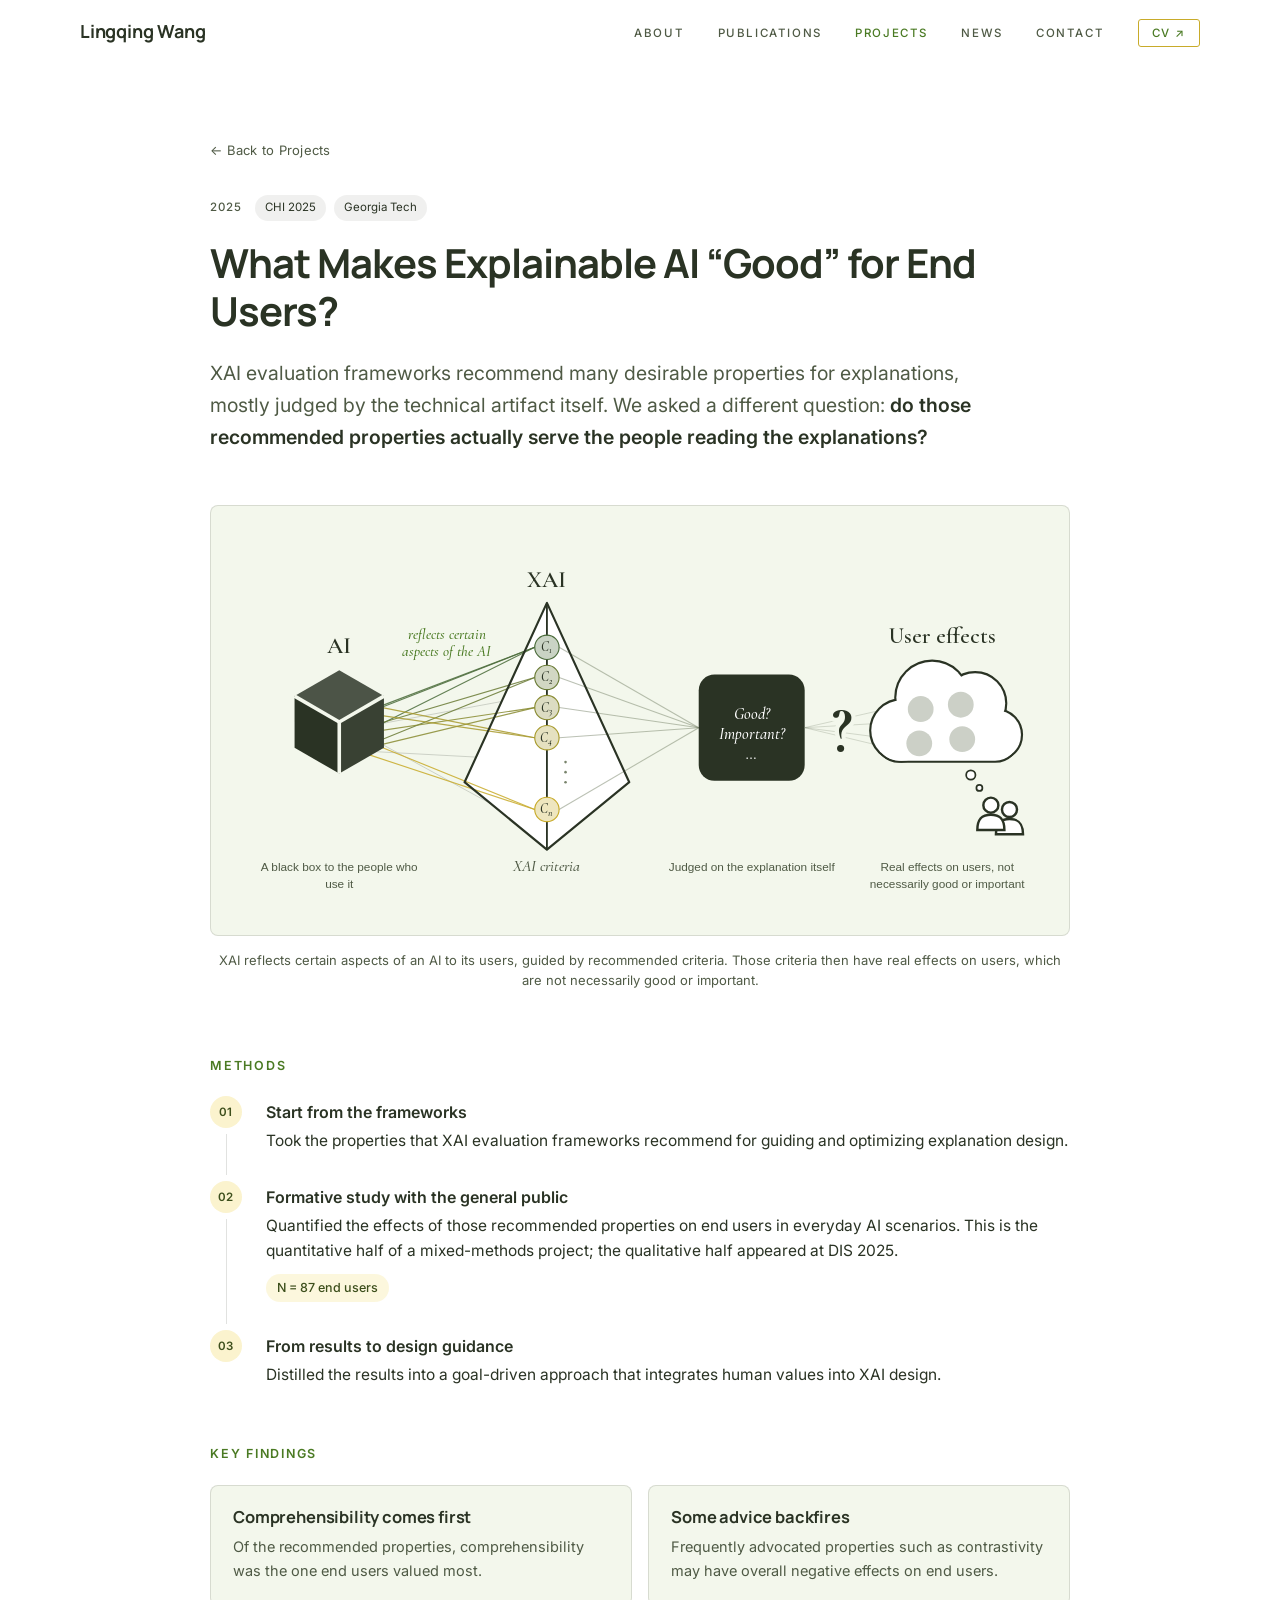
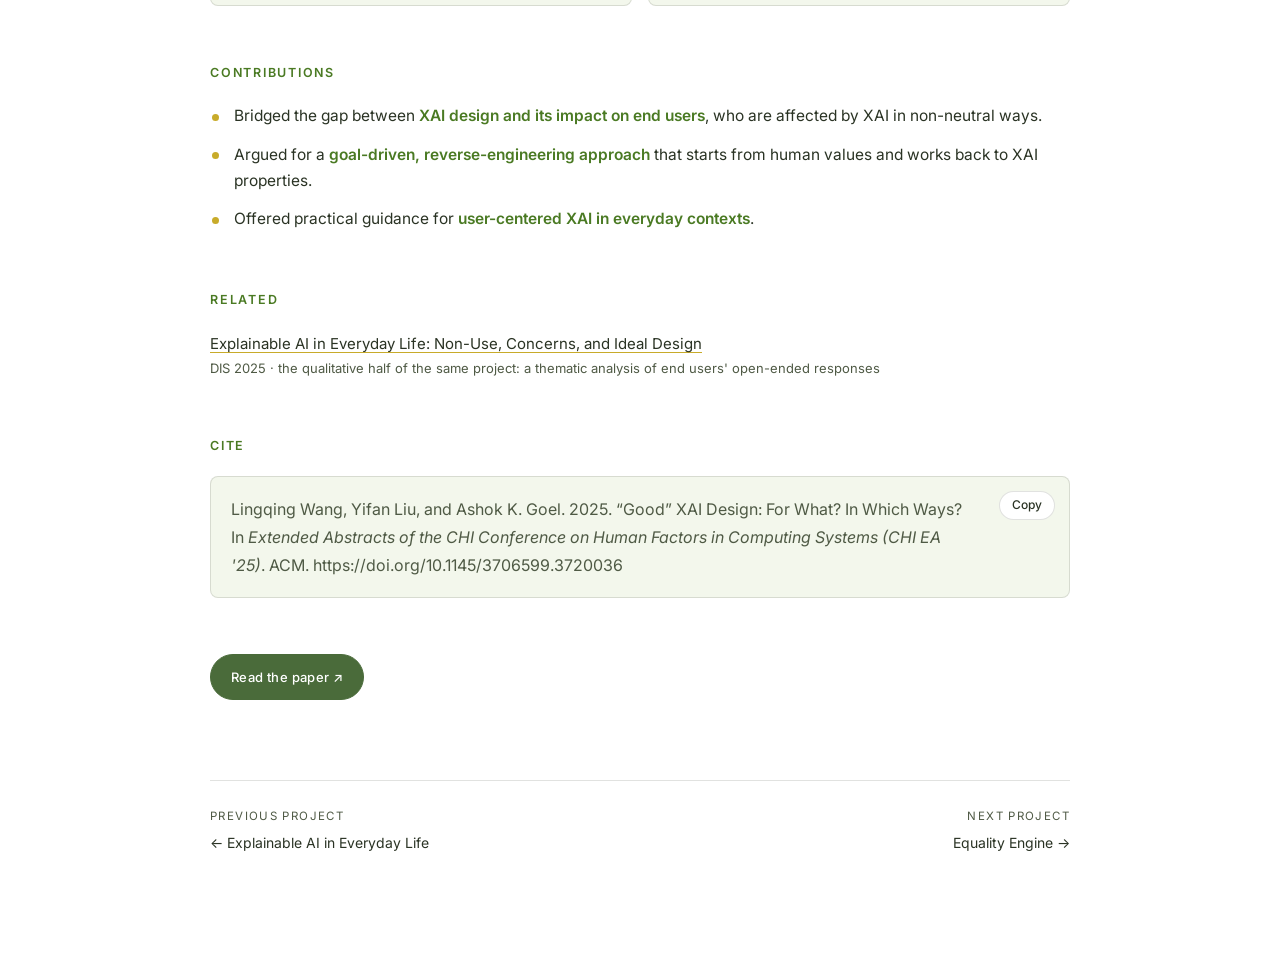
<file: Projects/project-good-xai.html>
<!DOCTYPE html>
<html lang="en">
<head>
  <meta charset="UTF-8">
  <meta name="viewport" content="width=device-width, initial-scale=1.0">
  <title>What Makes XAI “Good”? · Lingqing Wang</title>
  <meta name="description" content="A formative study with 87 end users on which recommended XAI properties help people in everyday scenarios (CHI 2025 Extended Abstracts).">
  <link rel="icon" href="../Images/favicon.svg" type="image/svg+xml">
  <link rel="preconnect" href="https://fonts.googleapis.com">
  <link rel="preconnect" href="https://fonts.gstatic.com" crossorigin>
  <link href="https://fonts.googleapis.com/css2?family=Manrope:wght@500;600;700&family=Inter:wght@400;500;600&display=swap" rel="stylesheet">
  <link rel="stylesheet" href="../style.css">
  <script>document.documentElement.classList.add("js");</script>
</head>
<body>
  <a class="skip-link" href="#main">Skip to content</a>

  <header class="site-nav">
    <nav class="wrap nav-inner" aria-label="Main">
      <a href="../index.html#about" class="nav-logo">Lingqing Wang</a>
      <button class="nav-toggle" type="button" aria-label="Open menu" aria-expanded="false" aria-controls="nav-links">
        <span></span><span></span><span></span>
      </button>
      <ul class="nav-links" id="nav-links">
        <li><a href="../index.html#about">About</a></li>
        <li><a href="../publications.html">Publications</a></li>
        <li><a href="../research.html" class="is-active">Projects</a></li>
        <li><a href="../news.html">News</a></li>
        <li><a href="../index.html#contact">Contact</a></li>
        <li><a href="../CV.pdf" class="nav-cv" target="_blank" rel="noopener">CV ↗</a></li>
      </ul>
    </nav>
  </header>

  <main id="main" class="project-page">
    <article class="wrap wrap--narrow">
      <a href="../research.html" class="back-link">← Back to Projects</a>

      <div class="project-meta">
        <span class="meta-year">2025</span>
        <span class="meta-pill">CHI 2025</span>
        <span class="meta-pill">Georgia Tech</span>
      </div>
      <h1 class="project-page-title">What Makes Explainable AI “Good” for End Users?</h1>
      <p class="project-hook">XAI evaluation frameworks recommend many desirable properties for explanations, mostly judged by the technical artifact itself. We asked a different question: <strong>do those recommended properties actually serve the people reading the explanations?</strong></p>

      <figure class="project-figure" data-reveal>
        <div class="figure-frame">
          <img src="../Images/good-xai-concept.svg" width="1120" height="520" alt="An AI is a black box. XAI reflects certain aspects of it through recommended criteria C1 to Cn. Whether those criteria are good or important is judged on the explanation itself, while their real effects on users are unknown and not necessarily good or important.">
        </div>
        <figcaption>XAI reflects certain aspects of an AI to its users, guided by recommended criteria. Those criteria then have real effects on users, which are not necessarily good or important.</figcaption>
      </figure>

      <section class="detail-section" data-reveal>
        <h2 class="detail-label">Methods</h2>
        <ol class="method-flow">
          <li class="method-step">
            <strong>Start from the frameworks</strong>
            Took the properties that XAI evaluation frameworks recommend for guiding and optimizing explanation design.
          </li>
          <li class="method-step">
            <strong>Formative study with the general public</strong>
            Quantified the effects of those recommended properties on end users in everyday AI scenarios. This is the quantitative half of a mixed-methods project; the qualitative half appeared at DIS 2025.
            <br><span class="method-n">N = 87 end users</span>
          </li>
          <li class="method-step">
            <strong>From results to design guidance</strong>
            Distilled the results into a goal-driven approach that integrates human values into XAI design.
          </li>
        </ol>
      </section>

      <section class="detail-section" data-reveal>
        <h2 class="detail-label">Key Findings</h2>
        <div class="finding-grid">
          <div class="finding">
            <h3>Comprehensibility comes first</h3>
            <p>Of the recommended properties, comprehensibility was the one end users valued most.</p>
          </div>
          <div class="finding">
            <h3>Some advice backfires</h3>
            <p>Frequently advocated properties such as contrastivity may have overall negative effects on end users.</p>
          </div>
        </div>
      </section>

      <section class="detail-section" data-reveal>
        <h2 class="detail-label">Contributions</h2>
        <ul class="impact-list">
          <li>Bridged the gap between <span class="stat">XAI design and its impact on end users</span>, who are affected by XAI in non-neutral ways.</li>
          <li>Argued for a <span class="stat">goal-driven, reverse-engineering approach</span> that starts from human values and works back to XAI properties.</li>
          <li>Offered practical guidance for <span class="stat">user-centered XAI in everyday contexts</span>.</li>
        </ul>
      </section>

      <section class="detail-section" data-reveal>
        <h2 class="detail-label">Related</h2>
        <ul class="related-list">
          <li>
            <a href="project-everyday-xai.html">Explainable AI in Everyday Life: Non-Use, Concerns, and Ideal Design</a>
            <span>DIS 2025 · the qualitative half of the same project: a thematic analysis of end users' open-ended responses</span>
          </li>
        </ul>
      </section>

      <section class="detail-section" data-reveal>
        <h2 class="detail-label">Cite</h2>
        <div class="cite-block">
          <p id="cite-text">Lingqing Wang, Yifan Liu, and Ashok K. Goel. 2025. “Good” XAI Design: For What? In Which Ways? In <em>Extended Abstracts of the CHI Conference on Human Factors in Computing Systems (CHI EA '25)</em>. ACM. https://doi.org/10.1145/3706599.3720036</p>
          <button class="cite-copy" type="button" data-copy="cite-text">Copy</button>
        </div>
      </section>

      <div class="project-links">
        <a href="https://doi.org/10.1145/3706599.3720036" target="_blank" rel="noopener" class="btn btn--solid">Read the paper ↗</a>
      </div>

      <nav class="project-pager" aria-label="More projects">
        <a class="prev" href="project-everyday-xai.html"><small>Previous project</small>← Explainable AI in Everyday Life</a>
        <a class="next" href="project-equality-engine.html"><small>Next project</small>Equality Engine →</a>
      </nav>
    </article>
  </main>

  <script src="../script.js"></script>
</body>
</html>
</file>
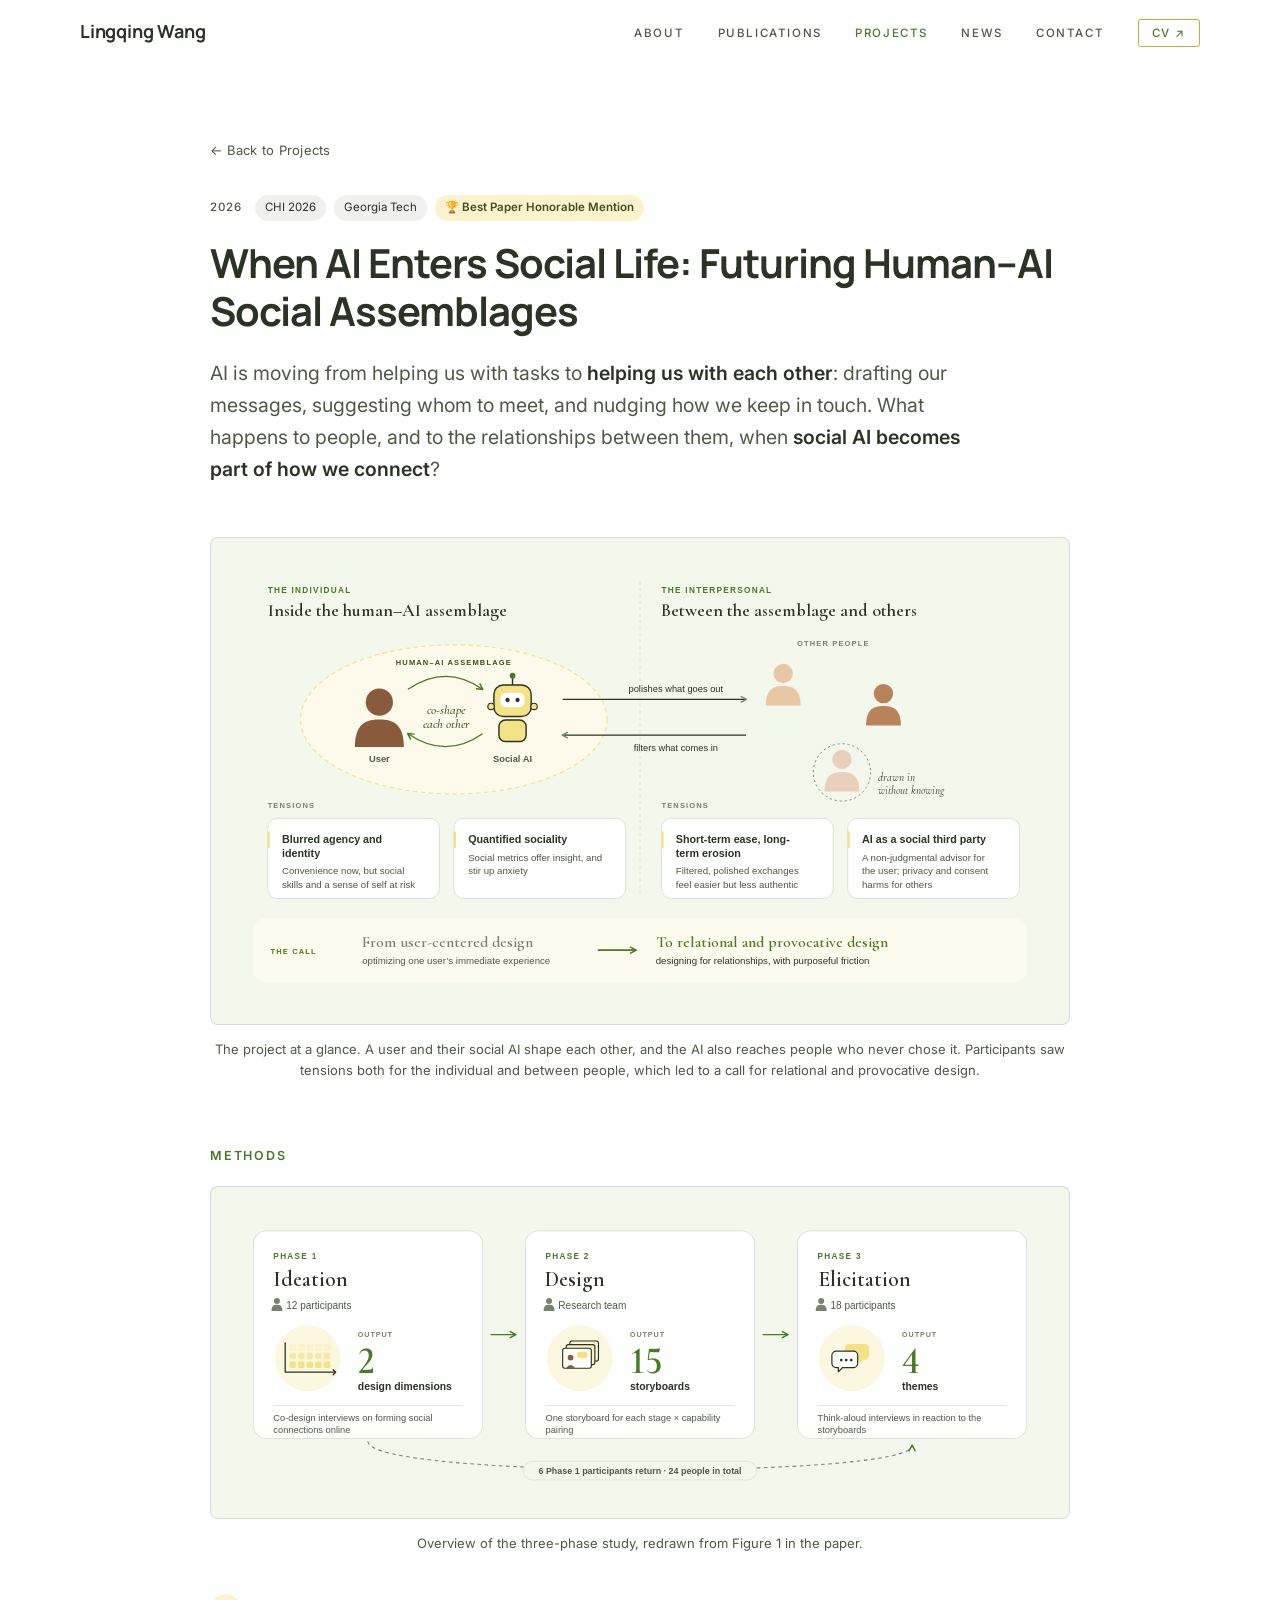
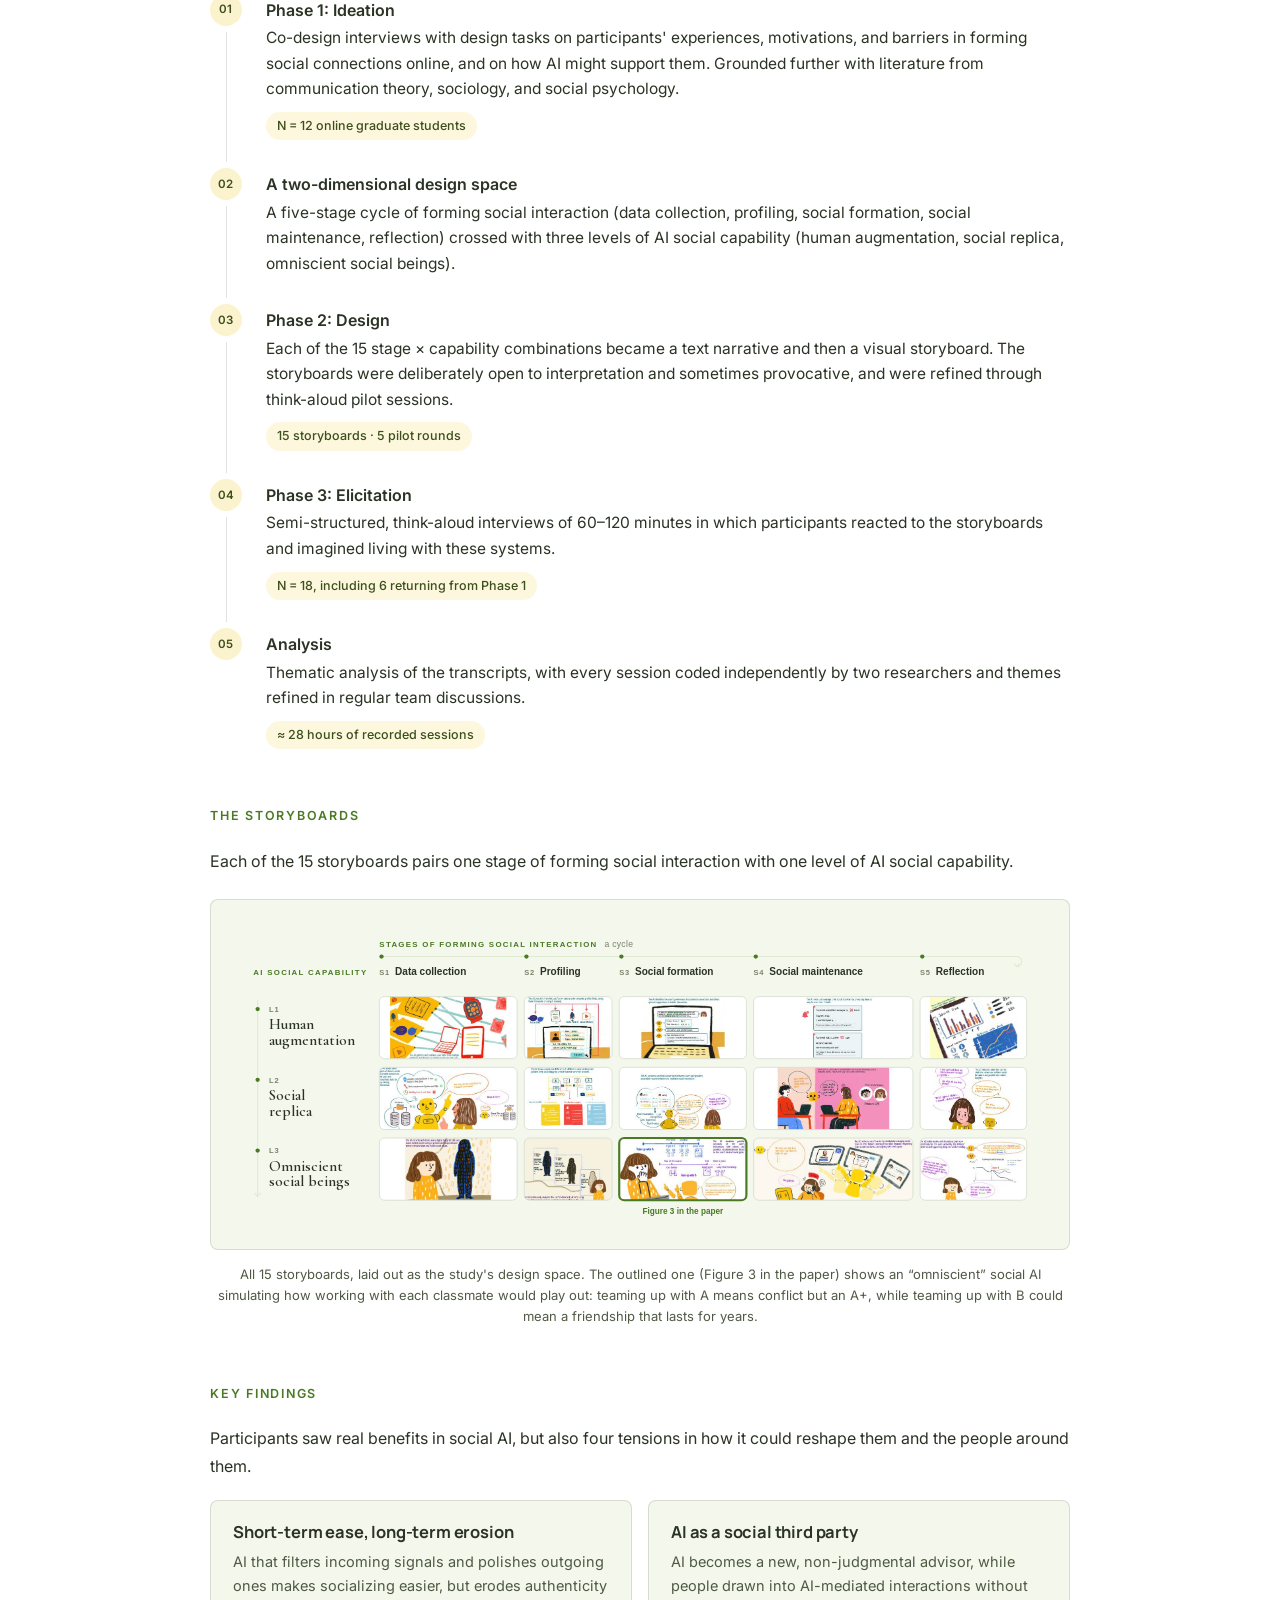
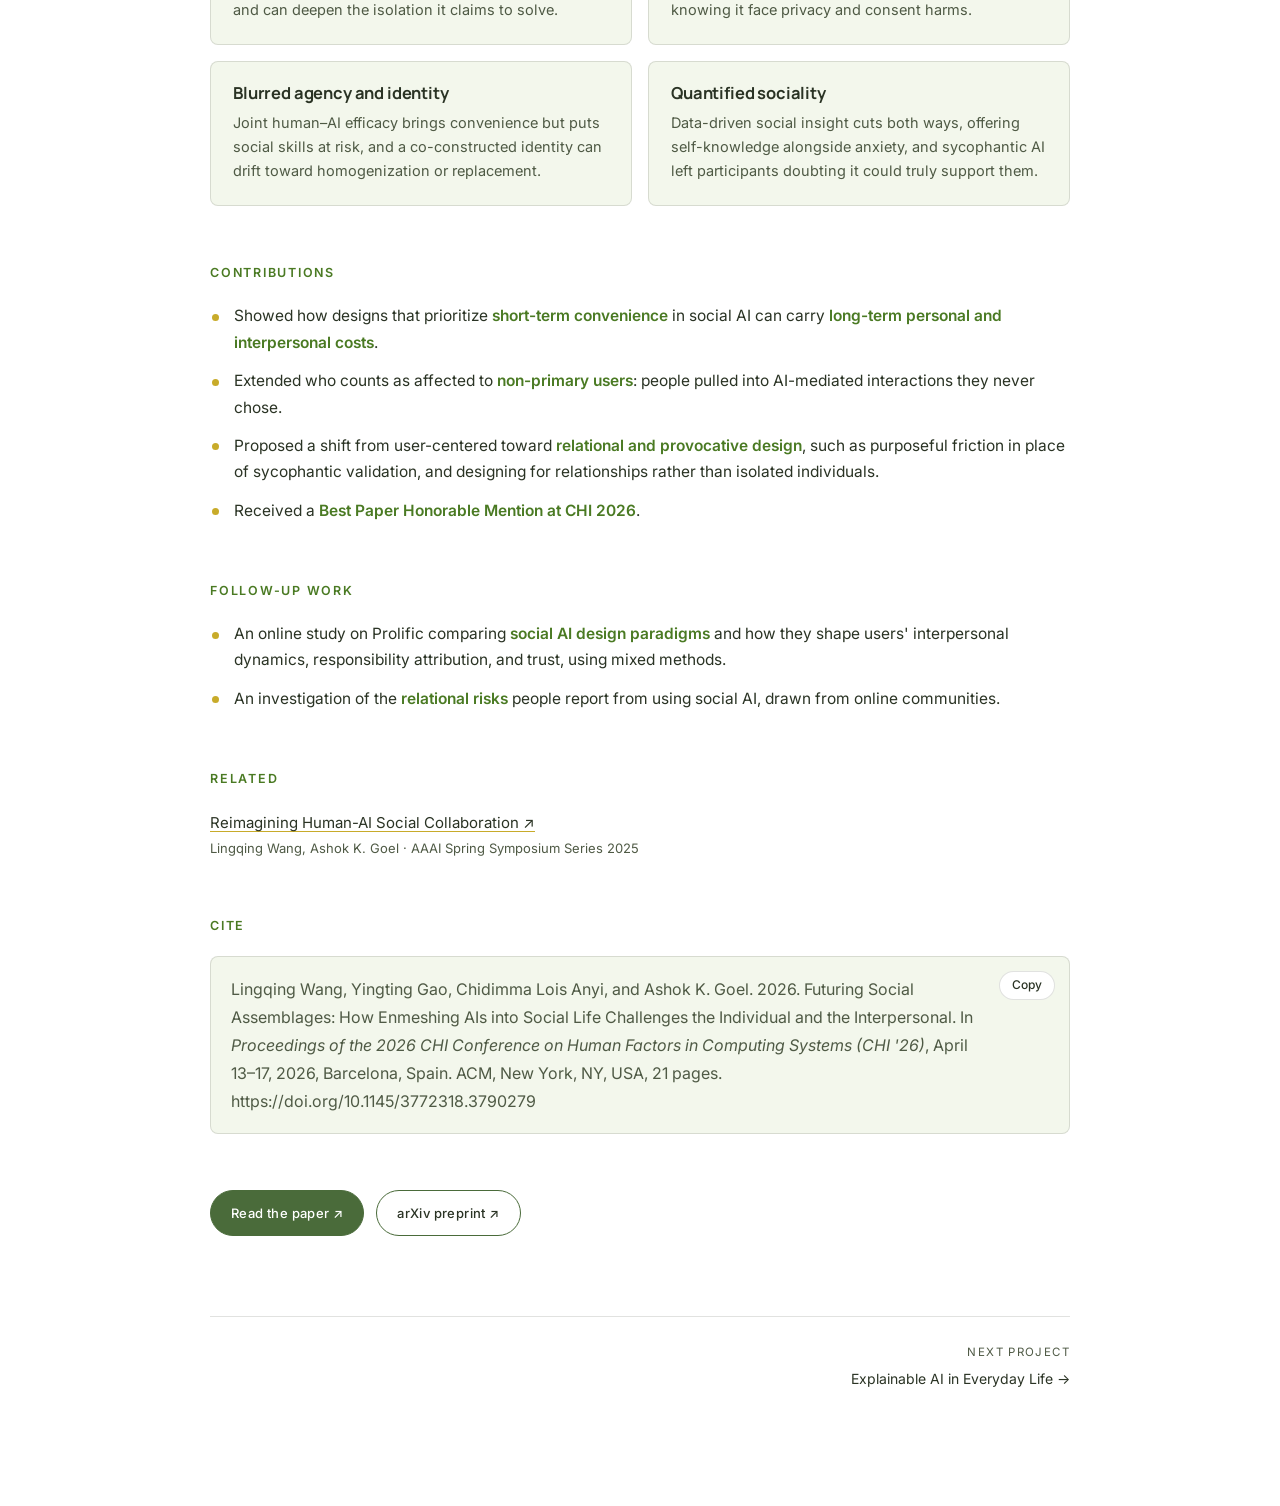
<file: Projects/project-social-assemblages.html>
<!DOCTYPE html>
<html lang="en">
<head>
  <meta charset="UTF-8">
  <meta name="viewport" content="width=device-width, initial-scale=1.0">
  <title>Futuring Social Assemblages · Lingqing Wang</title>
  <meta name="description" content="A three-phase speculative design study (CHI 2026) on how social AI reshapes relationships, privacy, and personal agency.">
  <link rel="icon" href="../Images/favicon.svg" type="image/svg+xml">
  <link rel="preconnect" href="https://fonts.googleapis.com">
  <link rel="preconnect" href="https://fonts.gstatic.com" crossorigin>
  <link href="https://fonts.googleapis.com/css2?family=Manrope:wght@500;600;700&family=Inter:wght@400;500;600&display=swap" rel="stylesheet">
  <link rel="stylesheet" href="../style.css">
  <script>document.documentElement.classList.add("js");</script>
</head>
<body>
  <a class="skip-link" href="#main">Skip to content</a>

  <header class="site-nav">
    <nav class="wrap nav-inner" aria-label="Main">
      <a href="../index.html#about" class="nav-logo">Lingqing Wang</a>
      <button class="nav-toggle" type="button" aria-label="Open menu" aria-expanded="false" aria-controls="nav-links">
        <span></span><span></span><span></span>
      </button>
      <ul class="nav-links" id="nav-links">
        <li><a href="../index.html#about">About</a></li>
        <li><a href="../publications.html">Publications</a></li>
        <li><a href="../research.html" class="is-active">Projects</a></li>
        <li><a href="../news.html">News</a></li>
        <li><a href="../index.html#contact">Contact</a></li>
        <li><a href="../CV.pdf" class="nav-cv" target="_blank" rel="noopener">CV ↗</a></li>
      </ul>
    </nav>
  </header>

  <main id="main" class="project-page">
    <article class="wrap wrap--narrow">
      <a href="../research.html" class="back-link">← Back to Projects</a>

      <div class="project-meta">
        <span class="meta-year">2026</span>
        <span class="meta-pill">CHI 2026</span>
        <span class="meta-pill">Georgia Tech</span>
        <span class="meta-award">🏆 Best Paper Honorable Mention</span>
      </div>
      <h1 class="project-page-title">When AI Enters Social Life: Futuring Human–AI Social Assemblages</h1>
      <p class="project-hook">AI is moving from helping us with tasks to <strong>helping us with each other</strong>: drafting our messages, suggesting whom to meet, and nudging how we keep in touch. What happens to people, and to the relationships between them, when <strong>social AI becomes part of how we connect</strong>?</p>

      <figure class="project-figure" data-reveal>
        <div class="figure-frame">
          <img src="../Images/social-assemblages-concept.svg" width="1120" height="600" alt="The study's concept. A user and their social AI form a human–AI assemblage in which they co-shape each other. The AI polishes what the user sends out and filters what comes in from other people, some of whom are drawn in without knowing. Tensions arise for the individual (blurred agency and identity; quantified sociality) and between people (short-term ease, long-term erosion; AI as a social third party). The call: move from user-centered design, which optimizes one user's immediate experience, to relational and provocative design for relationships, with purposeful friction.">
        </div>
        <figcaption>The project at a glance. A user and their social AI shape each other, and the AI also reaches people who never chose it. Participants saw tensions both for the individual and between people, which led to a call for relational and provocative design.</figcaption>
      </figure>

      <section class="detail-section" data-reveal>
        <h2 class="detail-label">Methods</h2>
        <figure class="project-figure project-figure--compact">
          <div class="figure-frame">
            <img src="../Images/social-assemblages-overview.svg" width="1120" height="384" alt="Three phases: Ideation with 12 participants produced a design space with 2 dimensions; Design by the research team produced 15 storyboards; Elicitation with 18 participants, 6 of them returning from Phase 1, was analyzed into 4 themes. 24 people took part in total.">
          </div>
          <figcaption>Overview of the three-phase study, redrawn from Figure 1 in the paper.</figcaption>
        </figure>
        <ol class="method-flow">
          <li class="method-step">
            <strong>Phase 1: Ideation</strong>
            Co-design interviews with design tasks on participants' experiences, motivations, and barriers in forming social connections online, and on how AI might support them. Grounded further with literature from communication theory, sociology, and social psychology.
            <br><span class="method-n">N = 12 online graduate students</span>
          </li>
          <li class="method-step">
            <strong>A two-dimensional design space</strong>
            A five-stage cycle of forming social interaction (data collection, profiling, social formation, social maintenance, reflection) crossed with three levels of AI social capability (human augmentation, social replica, omniscient social beings).
          </li>
          <li class="method-step">
            <strong>Phase 2: Design</strong>
            Each of the 15 stage × capability combinations became a text narrative and then a visual storyboard. The storyboards were deliberately open to interpretation and sometimes provocative, and were refined through think-aloud pilot sessions.
            <br><span class="method-n">15 storyboards · 5 pilot rounds</span>
          </li>
          <li class="method-step">
            <strong>Phase 3: Elicitation</strong>
            Semi-structured, think-aloud interviews of 60–120 minutes in which participants reacted to the storyboards and imagined living with these systems.
            <br><span class="method-n">N = 18, including 6 returning from Phase 1</span>
          </li>
          <li class="method-step">
            <strong>Analysis</strong>
            Thematic analysis of the transcripts, with every session coded independently by two researchers and themes refined in regular team discussions.
            <br><span class="method-n">≈ 28 hours of recorded sessions</span>
          </li>
        </ol>
      </section>

      <section class="detail-section" data-reveal>
        <h2 class="detail-label">The Storyboards</h2>
        <p>Each of the 15 storyboards pairs one stage of forming social interaction with one level of AI social capability.</p>
        <figure class="project-figure project-figure--compact">
          <div class="figure-frame">
            <img src="../Images/social-assemblages-storyboards.svg" width="1120" height="410" alt="The 15 hand-drawn storyboards in a grid. Columns are the five stages of forming social interaction: data collection, profiling, social formation, social maintenance, and reflection. Rows are three levels of AI social capability: human augmentation, social replica, and omniscient social beings. The storyboard for social formation with an omniscient social AI is outlined.">
          </div>
          <figcaption>All 15 storyboards, laid out as the study's design space. The outlined one (Figure 3 in the paper) shows an “omniscient” social AI simulating how working with each classmate would play out: teaming up with A means conflict but an A+, while teaming up with B could mean a friendship that lasts for years.</figcaption>
        </figure>
      </section>

      <section class="detail-section" data-reveal>
        <h2 class="detail-label">Key Findings</h2>
        <p>Participants saw real benefits in social AI, but also four tensions in how it could reshape them and the people around them.</p>
        <div class="finding-grid">
          <div class="finding">
            <h3>Short-term ease, long-term erosion</h3>
            <p>AI that filters incoming signals and polishes outgoing ones makes socializing easier, but erodes authenticity and can deepen the isolation it claims to solve.</p>
          </div>
          <div class="finding">
            <h3>AI as a social third party</h3>
            <p>AI becomes a new, non-judgmental advisor, while people drawn into AI-mediated interactions without knowing it face privacy and consent harms.</p>
          </div>
          <div class="finding">
            <h3>Blurred agency and identity</h3>
            <p>Joint human–AI efficacy brings convenience but puts social skills at risk, and a co-constructed identity can drift toward homogenization or replacement.</p>
          </div>
          <div class="finding">
            <h3>Quantified sociality</h3>
            <p>Data-driven social insight cuts both ways, offering self-knowledge alongside anxiety, and sycophantic AI left participants doubting it could truly support them.</p>
          </div>
        </div>
      </section>

      <section class="detail-section" data-reveal>
        <h2 class="detail-label">Contributions</h2>
        <ul class="impact-list">
          <li>Showed how designs that prioritize <span class="stat">short-term convenience</span> in social AI can carry <span class="stat">long-term personal and interpersonal costs</span>.</li>
          <li>Extended who counts as affected to <span class="stat">non-primary users</span>: people pulled into AI-mediated interactions they never chose.</li>
          <li>Proposed a shift from user-centered toward <span class="stat">relational and provocative design</span>, such as purposeful friction in place of sycophantic validation, and designing for relationships rather than isolated individuals.</li>
          <li>Received a <span class="stat">Best Paper Honorable Mention at CHI 2026</span>.</li>
        </ul>
      </section>

      <section class="detail-section" data-reveal>
        <h2 class="detail-label">Follow-up Work</h2>
        <ul class="impact-list">
          <li>An online study on Prolific comparing <span class="stat">social AI design paradigms</span> and how they shape users' interpersonal dynamics, responsibility attribution, and trust, using mixed methods.</li>
          <li>An investigation of the <span class="stat">relational risks</span> people report from using social AI, drawn from online communities.</li>
        </ul>
      </section>

      <section class="detail-section" data-reveal>
        <h2 class="detail-label">Related</h2>
        <ul class="related-list">
          <li>
            <a href="https://doi.org/10.1609/aaaiss.v5i1.35575" target="_blank" rel="noopener">Reimagining Human-AI Social Collaboration ↗</a>
            <span>Lingqing Wang, Ashok K. Goel · AAAI Spring Symposium Series 2025</span>
          </li>
        </ul>
      </section>

      <section class="detail-section" data-reveal>
        <h2 class="detail-label">Cite</h2>
        <div class="cite-block">
          <p id="cite-text">Lingqing Wang, Yingting Gao, Chidimma Lois Anyi, and Ashok K. Goel. 2026. Futuring Social Assemblages: How Enmeshing AIs into Social Life Challenges the Individual and the Interpersonal. In <em>Proceedings of the 2026 CHI Conference on Human Factors in Computing Systems (CHI '26)</em>, April 13–17, 2026, Barcelona, Spain. ACM, New York, NY, USA, 21 pages. https://doi.org/10.1145/3772318.3790279</p>
          <button class="cite-copy" type="button" data-copy="cite-text">Copy</button>
        </div>
      </section>

      <div class="project-links">
        <a href="https://doi.org/10.1145/3772318.3790279" target="_blank" rel="noopener" class="btn btn--solid">Read the paper ↗</a>
        <a href="https://arxiv.org/abs/2602.03958" target="_blank" rel="noopener" class="btn">arXiv preprint ↗</a>
      </div>

      <nav class="project-pager" aria-label="More projects">
        <a class="next" href="project-everyday-xai.html"><small>Next project</small>Explainable AI in Everyday Life →</a>
      </nav>
    </article>
  </main>

  <script src="../script.js"></script>
</body>
</html>
</file>
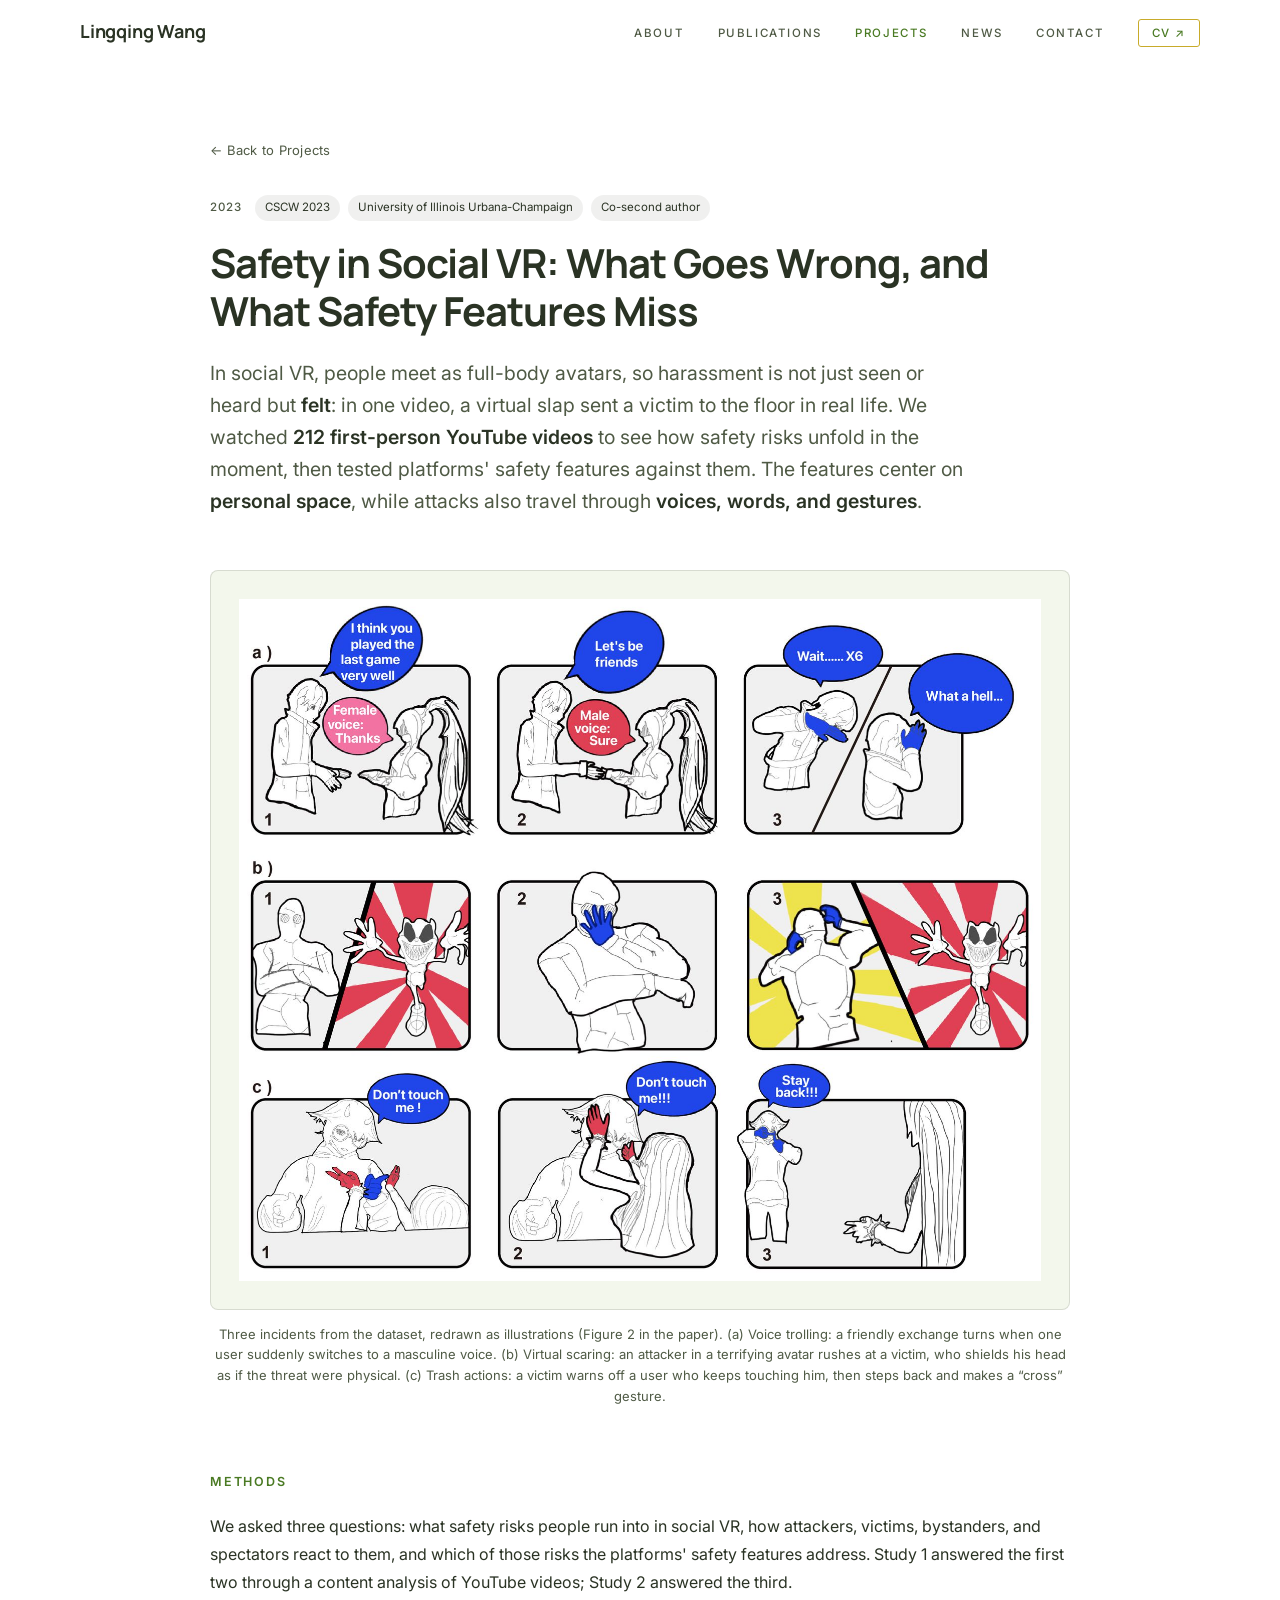
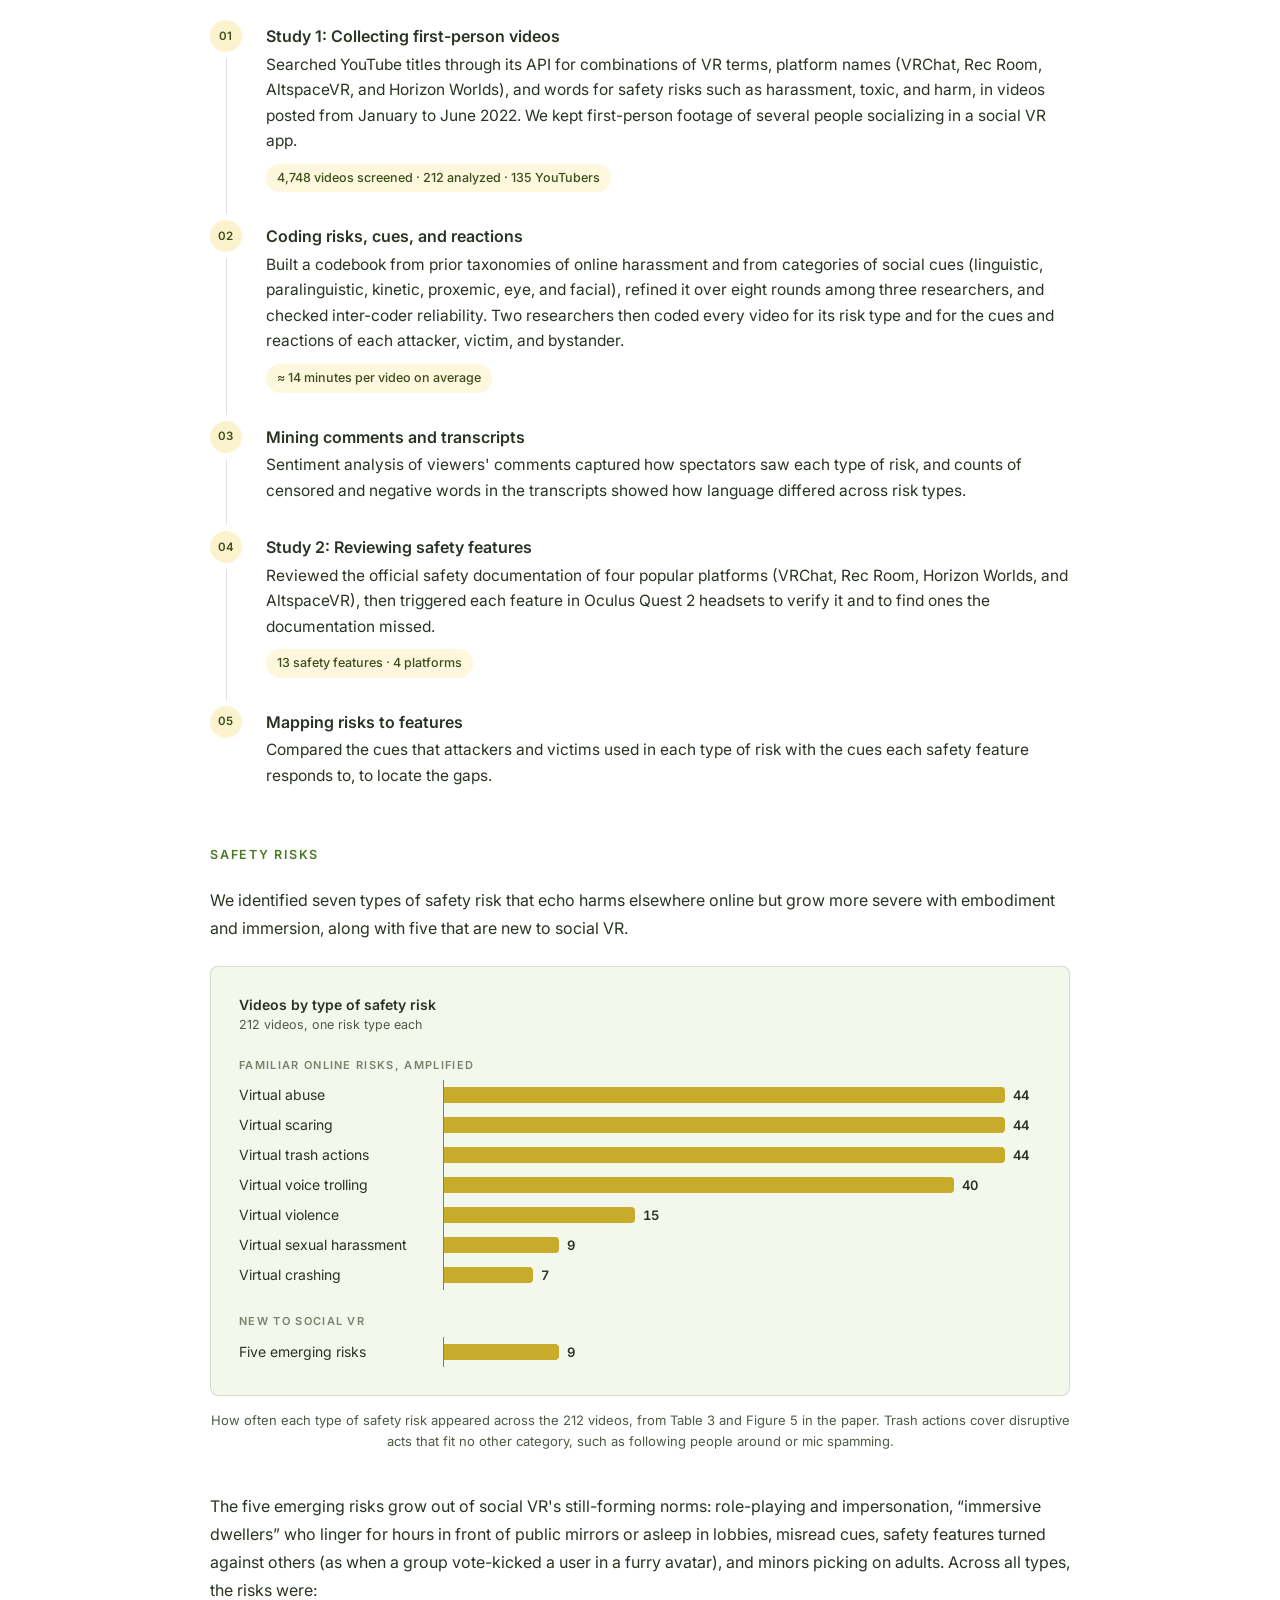
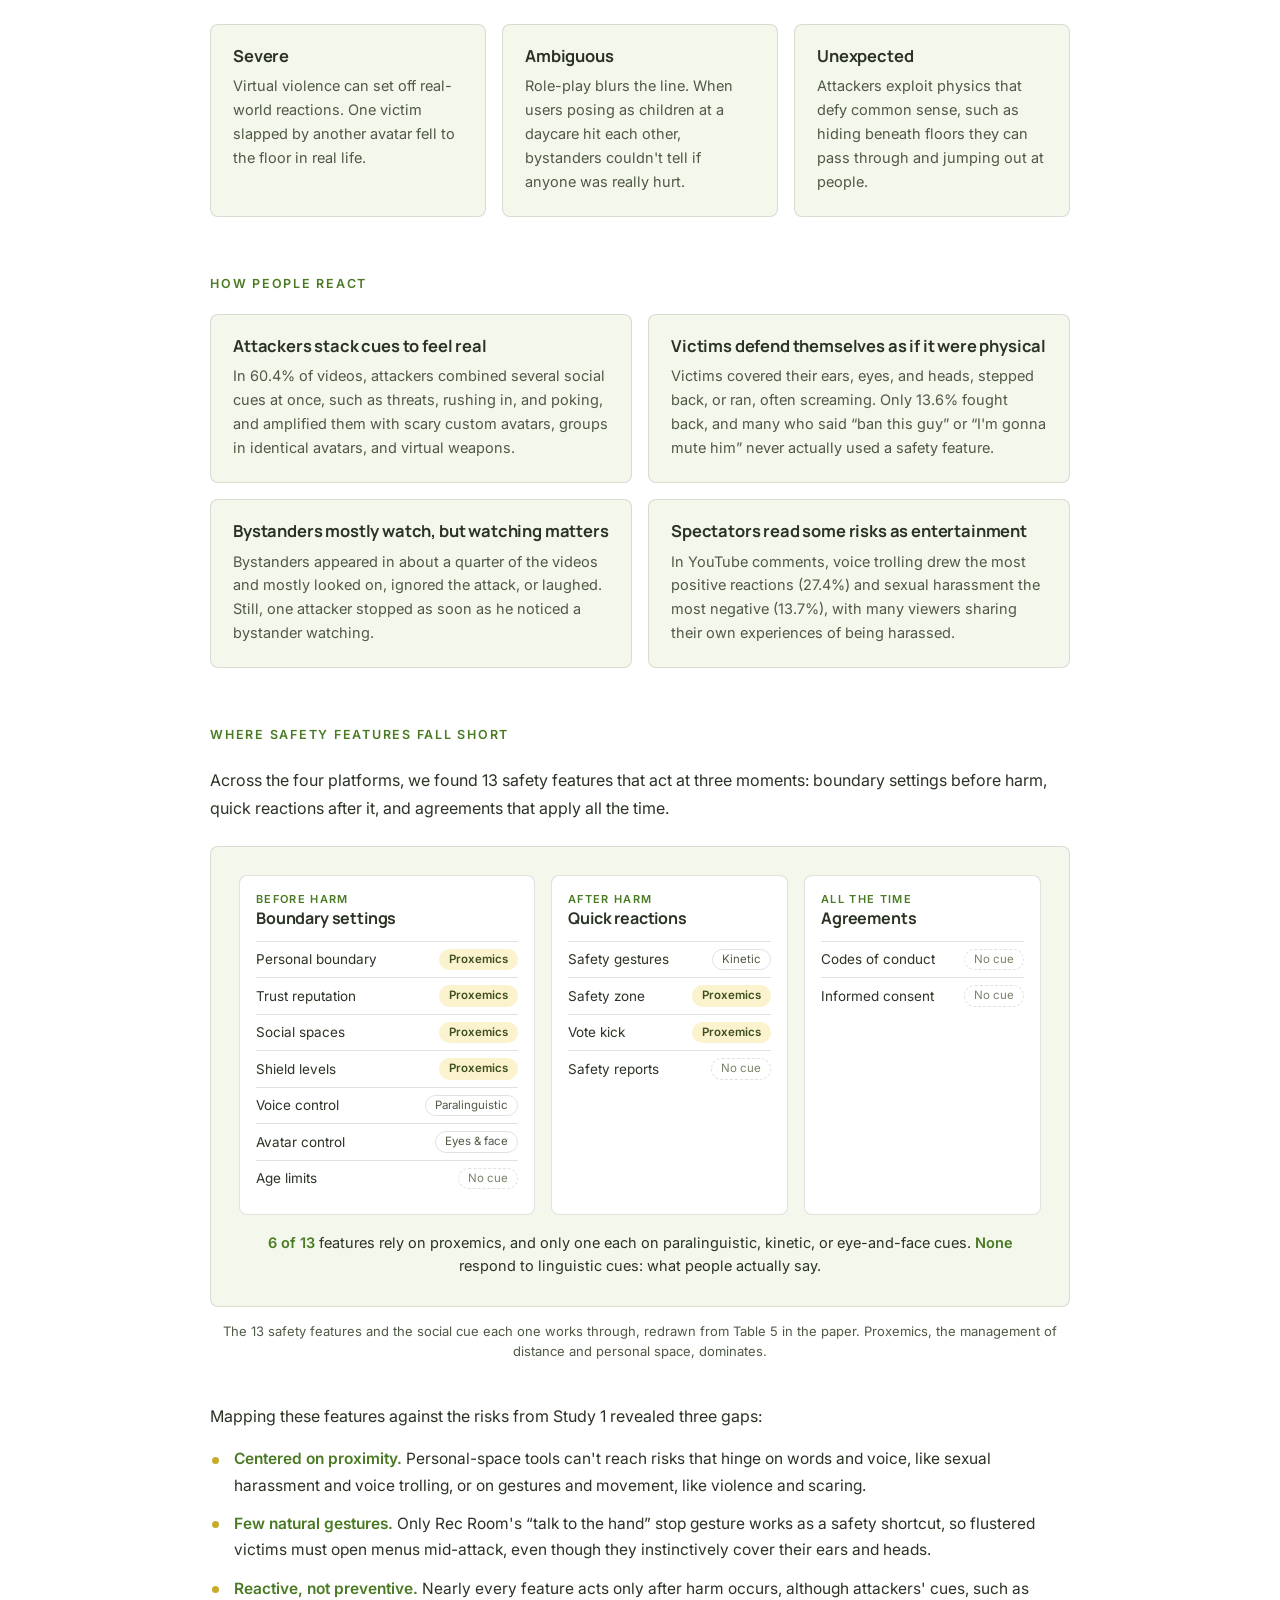
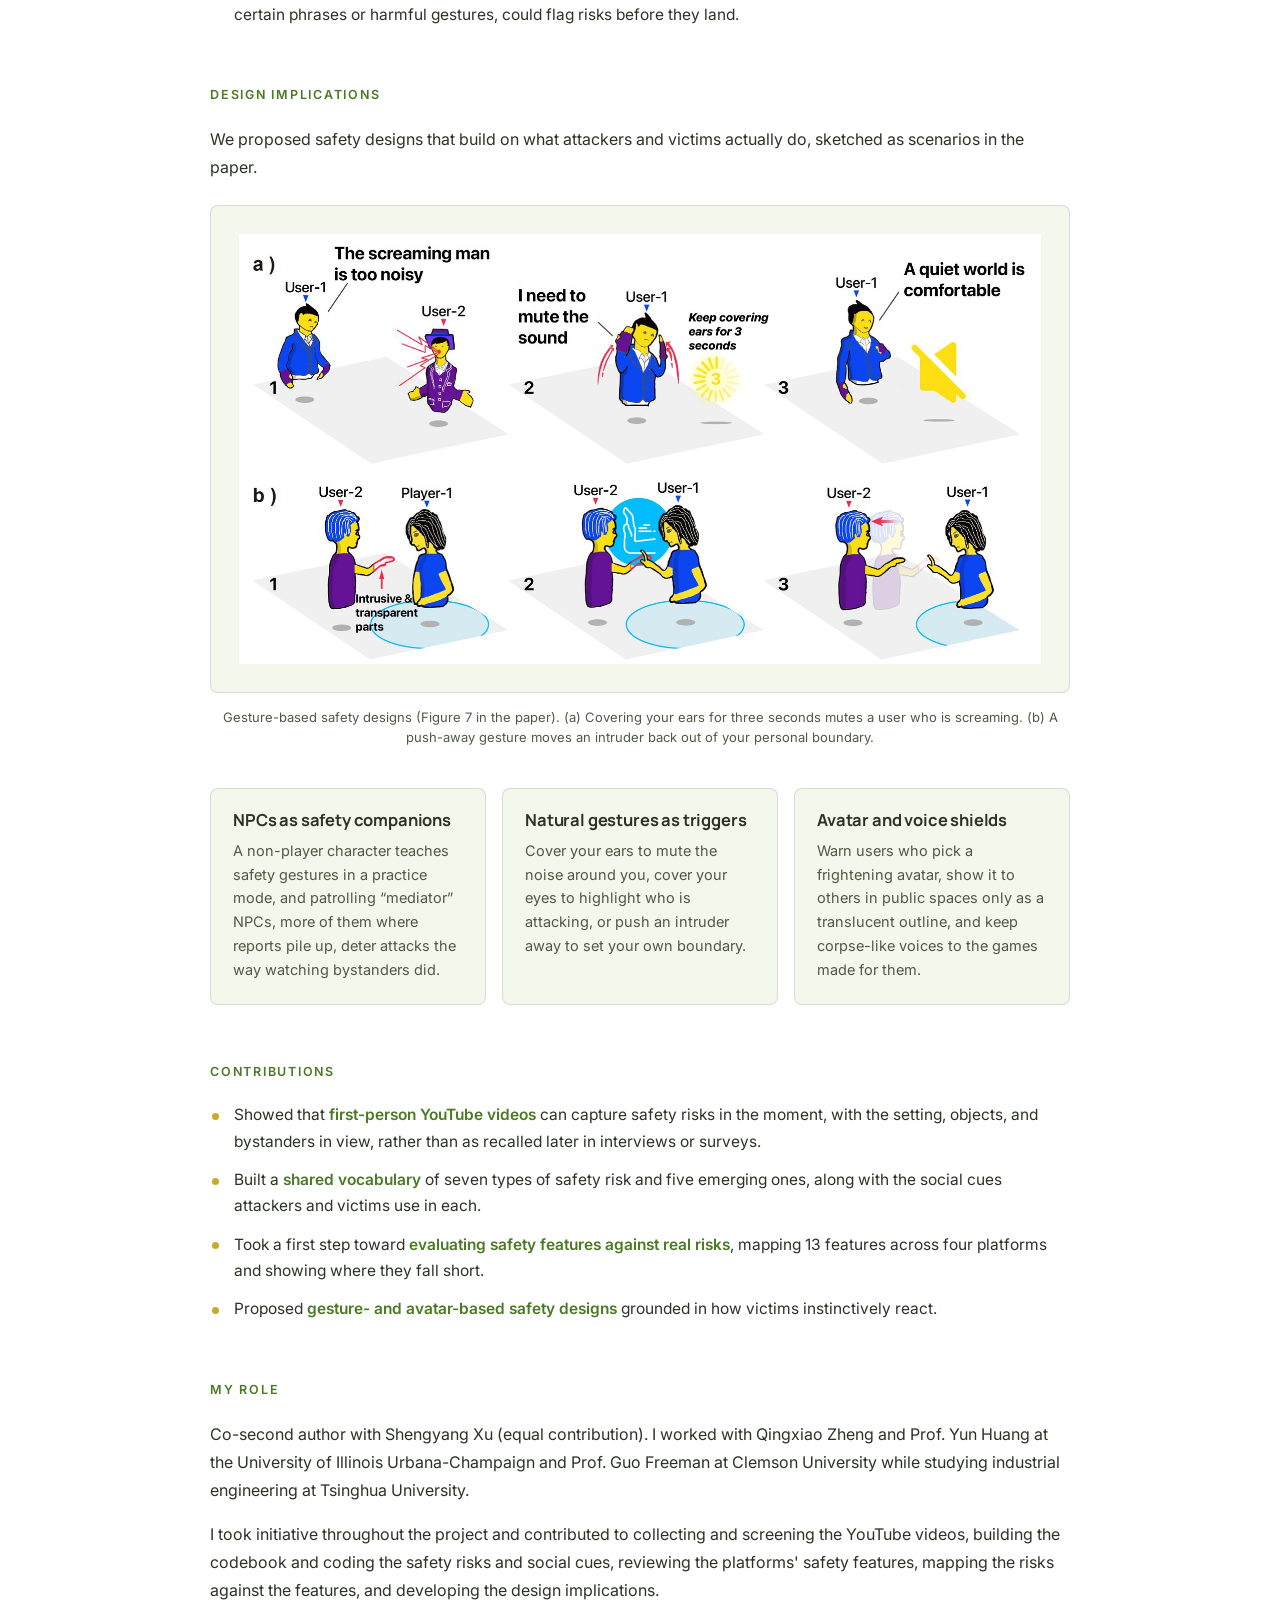
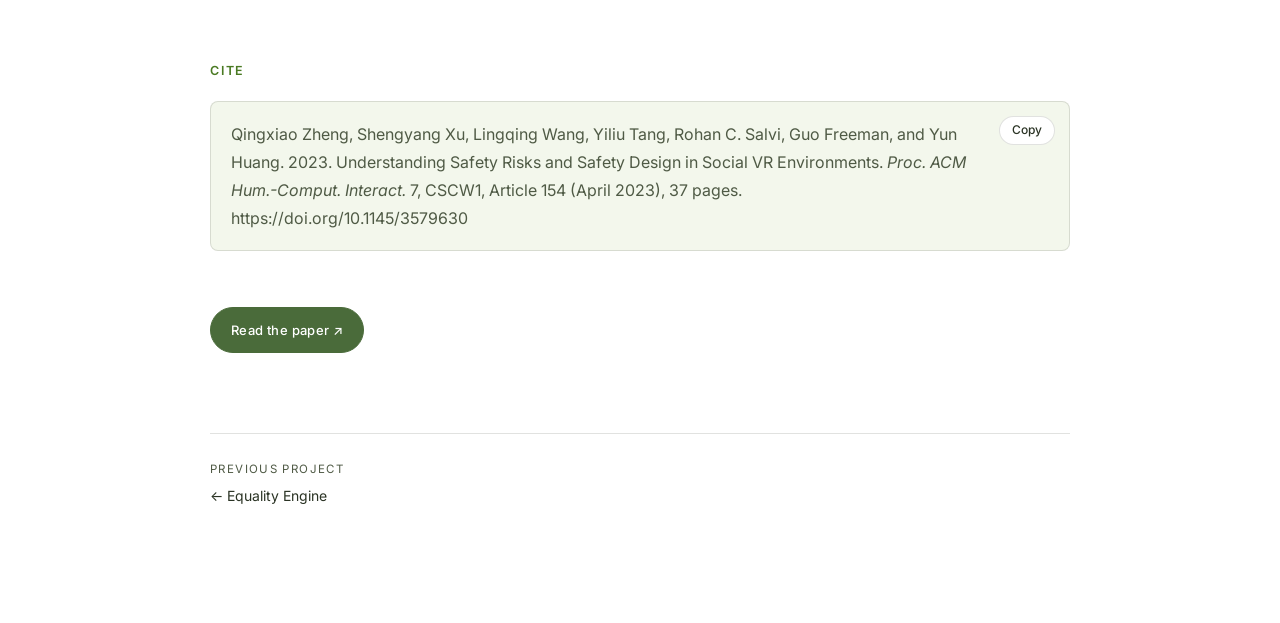
<file: Projects/project-social-vr-safety.html>
<!DOCTYPE html>
<html lang="en">
<head>
  <meta charset="UTF-8">
  <meta name="viewport" content="width=device-width, initial-scale=1.0">
  <title>Safety in Social VR · Lingqing Wang</title>
  <meta name="description" content="Two studies (CSCW 2023) of 212 first-person YouTube videos and 13 platform safety features, showing how safety risks unfold in social VR and where safety design falls short.">
  <link rel="icon" href="../Images/favicon.svg" type="image/svg+xml">
  <link rel="preconnect" href="https://fonts.googleapis.com">
  <link rel="preconnect" href="https://fonts.gstatic.com" crossorigin>
  <link href="https://fonts.googleapis.com/css2?family=Manrope:wght@500;600;700&family=Inter:wght@400;500;600&display=swap" rel="stylesheet">
  <link rel="stylesheet" href="../style.css">
  <script>document.documentElement.classList.add("js");</script>
</head>
<body>
  <a class="skip-link" href="#main">Skip to content</a>

  <header class="site-nav">
    <nav class="wrap nav-inner" aria-label="Main">
      <a href="../index.html#about" class="nav-logo">Lingqing Wang</a>
      <button class="nav-toggle" type="button" aria-label="Open menu" aria-expanded="false" aria-controls="nav-links">
        <span></span><span></span><span></span>
      </button>
      <ul class="nav-links" id="nav-links">
        <li><a href="../index.html#about">About</a></li>
        <li><a href="../publications.html">Publications</a></li>
        <li><a href="../research.html" class="is-active">Projects</a></li>
        <li><a href="../news.html">News</a></li>
        <li><a href="../index.html#contact">Contact</a></li>
        <li><a href="../CV.pdf" class="nav-cv" target="_blank" rel="noopener">CV ↗</a></li>
      </ul>
    </nav>
  </header>

  <main id="main" class="project-page">
    <article class="wrap wrap--narrow">
      <a href="../research.html" class="back-link">← Back to Projects</a>

      <div class="project-meta">
        <span class="meta-year">2023</span>
        <span class="meta-pill">CSCW 2023</span>
        <span class="meta-pill">University of Illinois Urbana-Champaign</span>
        <span class="meta-pill">Co-second author</span>
      </div>
      <h1 class="project-page-title">Safety in Social VR: What Goes Wrong, and What Safety Features Miss</h1>
      <p class="project-hook">In social VR, people meet as full-body avatars, so harassment is not just seen or heard but <strong>felt</strong>: in one video, a virtual slap sent a victim to the floor in real life. We watched <strong>212 first-person YouTube videos</strong> to see how safety risks unfold in the moment, then tested platforms' safety features against them. The features center on <strong>personal space</strong>, while attacks also travel through <strong>voices, words, and gestures</strong>.</p>

      <figure class="project-figure" data-reveal>
        <div class="figure-frame">
          <img src="../Images/social-vr-incidents.jpg" width="1600" height="1361" alt="Three hand-drawn comic strips of incidents in social VR. (a) A male user praises a user with a long-haired avatar and a female voice, who agrees to be friends in a male voice; he recoils in shock. (b) An attacker in a fanged monster avatar rushes at a user, who covers his face and then shields his head. (c) A user keeps touching another user, who says “Don't touch me!”, pushes the hands away, and steps back saying “Stay back!”">
        </div>
        <figcaption>Three incidents from the dataset, redrawn as illustrations (Figure 2 in the paper). (a) Voice trolling: a friendly exchange turns when one user suddenly switches to a masculine voice. (b) Virtual scaring: an attacker in a terrifying avatar rushes at a victim, who shields his head as if the threat were physical. (c) Trash actions: a victim warns off a user who keeps touching him, then steps back and makes a “cross” gesture.</figcaption>
      </figure>

      <section class="detail-section" data-reveal>
        <h2 class="detail-label">Methods</h2>
        <p>We asked three questions: what safety risks people run into in social VR, how attackers, victims, bystanders, and spectators react to them, and which of those risks the platforms' safety features address. Study 1 answered the first two through a content analysis of YouTube videos; Study 2 answered the third.</p>
        <ol class="method-flow">
          <li class="method-step">
            <strong>Study 1: Collecting first-person videos</strong>
            Searched YouTube titles through its API for combinations of VR terms, platform names (VRChat, Rec Room, AltspaceVR, and Horizon Worlds), and words for safety risks such as harassment, toxic, and harm, in videos posted from January to June 2022. We kept first-person footage of several people socializing in a social VR app.
            <br><span class="method-n">4,748 videos screened · 212 analyzed · 135 YouTubers</span>
          </li>
          <li class="method-step">
            <strong>Coding risks, cues, and reactions</strong>
            Built a codebook from prior taxonomies of online harassment and from categories of social cues (linguistic, paralinguistic, kinetic, proxemic, eye, and facial), refined it over eight rounds among three researchers, and checked inter-coder reliability. Two researchers then coded every video for its risk type and for the cues and reactions of each attacker, victim, and bystander.
            <br><span class="method-n">≈ 14 minutes per video on average</span>
          </li>
          <li class="method-step">
            <strong>Mining comments and transcripts</strong>
            Sentiment analysis of viewers' comments captured how spectators saw each type of risk, and counts of censored and negative words in the transcripts showed how language differed across risk types.
          </li>
          <li class="method-step">
            <strong>Study 2: Reviewing safety features</strong>
            Reviewed the official safety documentation of four popular platforms (VRChat, Rec Room, Horizon Worlds, and AltspaceVR), then triggered each feature in Oculus Quest 2 headsets to verify it and to find ones the documentation missed.
            <br><span class="method-n">13 safety features · 4 platforms</span>
          </li>
          <li class="method-step">
            <strong>Mapping risks to features</strong>
            Compared the cues that attackers and victims used in each type of risk with the cues each safety feature responds to, to locate the gaps.
          </li>
        </ol>
      </section>

      <section class="detail-section" data-reveal>
        <h2 class="detail-label">Safety Risks</h2>
        <p>We identified seven types of safety risk that echo harms elsewhere online but grow more severe with embodiment and immersion, along with five that are new to social VR.</p>
        <figure class="project-figure project-figure--compact">
          <div class="figure-frame">
            <div class="risk-chart">
              <p class="risk-chart-title">Videos by type of safety risk <span>212 videos, one risk type each</span></p>
              <div class="risk-group">
                <h3 class="risk-group-label">Familiar online risks, amplified</h3>
                <ul class="risk-rows">
                  <li class="risk-row" style="--v: 44"><span class="risk-name">Virtual abuse</span><span class="risk-track"><span class="risk-bar" aria-hidden="true"></span><span class="risk-value">44</span></span></li>
                  <li class="risk-row" style="--v: 44"><span class="risk-name">Virtual scaring</span><span class="risk-track"><span class="risk-bar" aria-hidden="true"></span><span class="risk-value">44</span></span></li>
                  <li class="risk-row" style="--v: 44"><span class="risk-name">Virtual trash actions</span><span class="risk-track"><span class="risk-bar" aria-hidden="true"></span><span class="risk-value">44</span></span></li>
                  <li class="risk-row" style="--v: 40"><span class="risk-name">Virtual voice trolling</span><span class="risk-track"><span class="risk-bar" aria-hidden="true"></span><span class="risk-value">40</span></span></li>
                  <li class="risk-row" style="--v: 15"><span class="risk-name">Virtual violence</span><span class="risk-track"><span class="risk-bar" aria-hidden="true"></span><span class="risk-value">15</span></span></li>
                  <li class="risk-row" style="--v: 9"><span class="risk-name">Virtual sexual harassment</span><span class="risk-track"><span class="risk-bar" aria-hidden="true"></span><span class="risk-value">9</span></span></li>
                  <li class="risk-row" style="--v: 7"><span class="risk-name">Virtual crashing</span><span class="risk-track"><span class="risk-bar" aria-hidden="true"></span><span class="risk-value">7</span></span></li>
                </ul>
              </div>
              <div class="risk-group">
                <h3 class="risk-group-label">New to social VR</h3>
                <ul class="risk-rows">
                  <li class="risk-row" style="--v: 9"><span class="risk-name">Five emerging risks</span><span class="risk-track"><span class="risk-bar" aria-hidden="true"></span><span class="risk-value">9</span></span></li>
                </ul>
              </div>
            </div>
          </div>
          <figcaption>How often each type of safety risk appeared across the 212 videos, from Table 3 and Figure 5 in the paper. Trash actions cover disruptive acts that fit no other category, such as following people around or mic spamming.</figcaption>
        </figure>
        <p>The five emerging risks grow out of social VR's still-forming norms: role-playing and impersonation, “immersive dwellers” who linger for hours in front of public mirrors or asleep in lobbies, misread cues, safety features turned against others (as when a group vote-kicked a user in a furry avatar), and minors picking on adults. Across all types, the risks were:</p>
        <div class="finding-grid finding-grid--3">
          <div class="finding">
            <h3>Severe</h3>
            <p>Virtual violence can set off real-world reactions. One victim slapped by another avatar fell to the floor in real life.</p>
          </div>
          <div class="finding">
            <h3>Ambiguous</h3>
            <p>Role-play blurs the line. When users posing as children at a daycare hit each other, bystanders couldn't tell if anyone was really hurt.</p>
          </div>
          <div class="finding">
            <h3>Unexpected</h3>
            <p>Attackers exploit physics that defy common sense, such as hiding beneath floors they can pass through and jumping out at people.</p>
          </div>
        </div>
      </section>

      <section class="detail-section" data-reveal>
        <h2 class="detail-label">How People React</h2>
        <div class="finding-grid">
          <div class="finding">
            <h3>Attackers stack cues to feel real</h3>
            <p>In 60.4% of videos, attackers combined several social cues at once, such as threats, rushing in, and poking, and amplified them with scary custom avatars, groups in identical avatars, and virtual weapons.</p>
          </div>
          <div class="finding">
            <h3>Victims defend themselves as if it were physical</h3>
            <p>Victims covered their ears, eyes, and heads, stepped back, or ran, often screaming. Only 13.6% fought back, and many who said “ban this guy” or “I'm gonna mute him” never actually used a safety feature.</p>
          </div>
          <div class="finding">
            <h3>Bystanders mostly watch, but watching matters</h3>
            <p>Bystanders appeared in about a quarter of the videos and mostly looked on, ignored the attack, or laughed. Still, one attacker stopped as soon as he noticed a bystander watching.</p>
          </div>
          <div class="finding">
            <h3>Spectators read some risks as entertainment</h3>
            <p>In YouTube comments, voice trolling drew the most positive reactions (27.4%) and sexual harassment the most negative (13.7%), with many viewers sharing their own experiences of being harassed.</p>
          </div>
        </div>
      </section>

      <section class="detail-section" data-reveal>
        <h2 class="detail-label">Where Safety Features Fall Short</h2>
        <p>Across the four platforms, we found 13 safety features that act at three moments: boundary settings before harm, quick reactions after it, and agreements that apply all the time.</p>
        <figure class="project-figure project-figure--compact">
          <div class="figure-frame">
            <div class="feature-map">
              <div class="feature-col">
                <h3 class="feature-col-title"><span>Before harm</span>Boundary settings</h3>
                <ul>
                  <li><span class="feature-name">Personal boundary</span><span class="cue cue--key">Proxemics</span></li>
                  <li><span class="feature-name">Trust reputation</span><span class="cue cue--key">Proxemics</span></li>
                  <li><span class="feature-name">Social spaces</span><span class="cue cue--key">Proxemics</span></li>
                  <li><span class="feature-name">Shield levels</span><span class="cue cue--key">Proxemics</span></li>
                  <li><span class="feature-name">Voice control</span><span class="cue">Paralinguistic</span></li>
                  <li><span class="feature-name">Avatar control</span><span class="cue">Eyes &amp; face</span></li>
                  <li><span class="feature-name">Age limits</span><span class="cue cue--none">No cue</span></li>
                </ul>
              </div>
              <div class="feature-col">
                <h3 class="feature-col-title"><span>After harm</span>Quick reactions</h3>
                <ul>
                  <li><span class="feature-name">Safety gestures</span><span class="cue">Kinetic</span></li>
                  <li><span class="feature-name">Safety zone</span><span class="cue cue--key">Proxemics</span></li>
                  <li><span class="feature-name">Vote kick</span><span class="cue cue--key">Proxemics</span></li>
                  <li><span class="feature-name">Safety reports</span><span class="cue cue--none">No cue</span></li>
                </ul>
              </div>
              <div class="feature-col">
                <h3 class="feature-col-title"><span>All the time</span>Agreements</h3>
                <ul>
                  <li><span class="feature-name">Codes of conduct</span><span class="cue cue--none">No cue</span></li>
                  <li><span class="feature-name">Informed consent</span><span class="cue cue--none">No cue</span></li>
                </ul>
              </div>
              <p class="feature-tally"><strong>6 of 13</strong> features rely on proxemics, and only one each on paralinguistic, kinetic, or eye-and-face cues. <strong>None</strong> respond to linguistic cues: what people actually say.</p>
            </div>
          </div>
          <figcaption>The 13 safety features and the social cue each one works through, redrawn from Table 5 in the paper. Proxemics, the management of distance and personal space, dominates.</figcaption>
        </figure>
        <p>Mapping these features against the risks from Study 1 revealed three gaps:</p>
        <ul class="impact-list">
          <li><span class="stat">Centered on proximity.</span> Personal-space tools can't reach risks that hinge on words and voice, like sexual harassment and voice trolling, or on gestures and movement, like violence and scaring.</li>
          <li><span class="stat">Few natural gestures.</span> Only Rec Room's “talk to the hand” stop gesture works as a safety shortcut, so flustered victims must open menus mid-attack, even though they instinctively cover their ears and heads.</li>
          <li><span class="stat">Reactive, not preventive.</span> Nearly every feature acts only after harm occurs, although attackers' cues, such as certain phrases or harmful gestures, could flag risks before they land.</li>
        </ul>
      </section>

      <section class="detail-section" data-reveal>
        <h2 class="detail-label">Design Implications</h2>
        <p>We proposed safety designs that build on what attackers and victims actually do, sketched as scenarios in the paper.</p>
        <figure class="project-figure project-figure--compact">
          <div class="figure-frame">
            <img src="../Images/social-vr-gestures.jpg" width="1600" height="856" alt="Two three-step scenarios. (a) User-1 finds a screaming user too noisy, covers their ears for three seconds, and the world goes quiet as a mute icon appears. (b) User-2 reaches into User-1's personal boundary; User-1 makes a push-away gesture, and User-2 is pushed back outside the boundary.">
          </div>
          <figcaption>Gesture-based safety designs (Figure 7 in the paper). (a) Covering your ears for three seconds mutes a user who is screaming. (b) A push-away gesture moves an intruder back out of your personal boundary.</figcaption>
        </figure>
        <div class="finding-grid finding-grid--3">
          <div class="finding">
            <h3>NPCs as safety companions</h3>
            <p>A non-player character teaches safety gestures in a practice mode, and patrolling “mediator” NPCs, more of them where reports pile up, deter attacks the way watching bystanders did.</p>
          </div>
          <div class="finding">
            <h3>Natural gestures as triggers</h3>
            <p>Cover your ears to mute the noise around you, cover your eyes to highlight who is attacking, or push an intruder away to set your own boundary.</p>
          </div>
          <div class="finding">
            <h3>Avatar and voice shields</h3>
            <p>Warn users who pick a frightening avatar, show it to others in public spaces only as a translucent outline, and keep corpse-like voices to the games made for them.</p>
          </div>
        </div>
      </section>

      <section class="detail-section" data-reveal>
        <h2 class="detail-label">Contributions</h2>
        <ul class="impact-list">
          <li>Showed that <span class="stat">first-person YouTube videos</span> can capture safety risks in the moment, with the setting, objects, and bystanders in view, rather than as recalled later in interviews or surveys.</li>
          <li>Built a <span class="stat">shared vocabulary</span> of seven types of safety risk and five emerging ones, along with the social cues attackers and victims use in each.</li>
          <li>Took a first step toward <span class="stat">evaluating safety features against real risks</span>, mapping 13 features across four platforms and showing where they fall short.</li>
          <li>Proposed <span class="stat">gesture- and avatar-based safety designs</span> grounded in how victims instinctively react.</li>
        </ul>
      </section>

      <section class="detail-section" data-reveal>
        <h2 class="detail-label">My Role</h2>
        <p>Co-second author with Shengyang Xu (equal contribution). I worked with Qingxiao Zheng and Prof. Yun Huang at the University of Illinois Urbana-Champaign and Prof. Guo Freeman at Clemson University while studying industrial engineering at Tsinghua University.</p>
        <p>I took initiative throughout the project and contributed to collecting and screening the YouTube videos, building the codebook and coding the safety risks and social cues, reviewing the platforms' safety features, mapping the risks against the features, and developing the design implications.</p>
      </section>

      <section class="detail-section" data-reveal>
        <h2 class="detail-label">Cite</h2>
        <div class="cite-block">
          <p id="cite-text">Qingxiao Zheng, Shengyang Xu, Lingqing Wang, Yiliu Tang, Rohan C. Salvi, Guo Freeman, and Yun Huang. 2023. Understanding Safety Risks and Safety Design in Social VR Environments. <em>Proc. ACM Hum.-Comput. Interact.</em> 7, CSCW1, Article 154 (April 2023), 37 pages. https://doi.org/10.1145/3579630</p>
          <button class="cite-copy" type="button" data-copy="cite-text">Copy</button>
        </div>
      </section>

      <div class="project-links">
        <a href="https://doi.org/10.1145/3579630" target="_blank" rel="noopener" class="btn btn--solid">Read the paper ↗</a>
      </div>

      <nav class="project-pager" aria-label="More projects">
        <a class="prev" href="project-equality-engine.html"><small>Previous project</small>← Equality Engine</a>
      </nav>
    </article>
  </main>

  <script src="../script.js"></script>
</body>
</html>
</file>
<file: style.css>
/* ---------- Colour palette ----------
 * Colours live in Palettes/, one file per palette (matcha.css, autumn.css, taupe.css).
 * To switch palettes, change the file name in the @import below.
 * Also copy that palette's favicon (named in its header) over Images/favicon.svg.
 * To add a palette, copy a file in Palettes/, rename it, and edit the hex values.
 */
@import url("Palettes/matcha.css");

/*
 * Lingqing Wang — personal website
 * One stylesheet for the home page (index.html) and the project pages (Projects/*.html).
 * Fonts and layout sizes live in :root below; colours live in the palette file imported above.
 */

/* ---------- Tokens ---------- */
:root {
  --display: "Manrope", "Inter", system-ui, -apple-system, "Segoe UI", Roboto, sans-serif;
  --sans: "Inter", system-ui, -apple-system, "Segoe UI", Roboto, sans-serif;

  --wrap: 1120px;
  --wrap-narrow: 860px;
  --gutter: clamp(16px, 5vw, 56px);
  --section-y: clamp(72px, 9vw, 128px);
  --nav-h: 64px;
  --radius: 6px;
}

/* ---------- Base ---------- */
*,
*::before,
*::after { box-sizing: border-box; }

* { margin: 0; padding: 0; }

html {
  scroll-behavior: smooth;
  scroll-padding-top: calc(var(--nav-h) + 8px);
  -webkit-text-size-adjust: 100%;
}

body {
  background: var(--paper);
  color: var(--ink);
  font-family: var(--sans);
  font-size: 16px;
  line-height: 1.7;
  -webkit-font-smoothing: antialiased;
  -moz-osx-font-smoothing: grayscale;
  text-rendering: optimizeLegibility;
}

body.no-scroll { overflow: hidden; }

img,
svg { display: block; max-width: 100%; }

a { color: inherit; text-decoration: none; }

ul,
ol { list-style: none; }

strong { font-weight: 600; }

:focus-visible {
  outline: 2px solid var(--clay);
  outline-offset: 3px;
  border-radius: 2px;
}

.sr-only {
  position: absolute;
  width: 1px;
  height: 1px;
  overflow: hidden;
  clip: rect(0 0 0 0);
  white-space: nowrap;
}

.skip-link {
  position: absolute;
  left: 16px;
  top: -48px;
  z-index: 300;
  padding: 8px 14px;
  background: var(--dark);
  color: var(--paper);
  font-size: 13px;
  border-radius: 4px;
  transition: top 0.2s ease;
}
.skip-link:focus { top: 12px; }

.wrap {
  width: min(var(--wrap), 100% - 2 * var(--gutter));
  margin-inline: auto;
}

.wrap--narrow { width: min(var(--wrap-narrow), 100% - 2 * var(--gutter)); }

.section { padding-block: var(--section-y); }

.section--dark {
  background: var(--dark);
  color: var(--paper);
}

.section-title {
  font-family: var(--display);
  font-weight: 700;
  font-size: clamp(30px, 3.6vw, 42px);
  line-height: 1.15;
  letter-spacing: -0.025em;
  margin-bottom: clamp(32px, 4.5vw, 48px);
}

/* Links inside running text. Any link added to the About bio paragraphs
   gets this look automatically (the news window has its own style). */
.inline-link,
.about-text > p a {
  text-decoration: underline;
  text-decoration-color: var(--accent-line);
  text-decoration-thickness: 1px;
  text-underline-offset: 3px;
  transition: color 0.2s ease, text-decoration-color 0.2s ease;
}
.inline-link:hover,
.about-text > p a:hover {
  color: var(--clay);
  text-decoration-color: var(--clay);
}

/* ---------- Navigation ---------- */
.site-nav {
  position: fixed;
  inset: 0 0 auto;
  z-index: 200;
  height: var(--nav-h);
  background: color-mix(in srgb, var(--paper) 90%, transparent);
  -webkit-backdrop-filter: blur(10px);
  backdrop-filter: blur(10px);
  border-bottom: 1px solid transparent;
  transition: border-color 0.3s ease;
}
.site-nav.is-scrolled { border-bottom-color: var(--line); }

.nav-inner {
  height: 100%;
  display: flex;
  align-items: center;
  justify-content: space-between;
  gap: 24px;
}

.nav-logo {
  font-family: var(--display);
  font-size: 18px;
  font-weight: 700;
  letter-spacing: -0.01em;
  white-space: nowrap;
}

.nav-links {
  display: flex;
  align-items: center;
  gap: clamp(18px, 2.6vw, 34px);
}

.nav-links a {
  font-size: 11.5px;
  font-weight: 500;
  letter-spacing: 0.14em;
  text-transform: uppercase;
  color: var(--ink-soft);
  transition: color 0.2s ease;
}
.nav-links a:hover,
.nav-links a.is-active { color: var(--clay); }

.nav-links .nav-cv {
  padding: 6px 13px;
  border: 1px solid var(--accent-line);
  border-radius: 3px;
  color: var(--clay);
}
.nav-links .nav-cv:hover {
  background: var(--blush);
  color: var(--ink);
}

.nav-toggle {
  display: none;
  width: 40px;
  height: 40px;
  margin-right: -8px;
  border: 0;
  background: none;
  cursor: pointer;
  position: relative;
  z-index: 2;
}
.nav-toggle span {
  position: absolute;
  left: 10px;
  right: 10px;
  height: 1.5px;
  background: var(--ink);
  transition: transform 0.3s ease, opacity 0.2s ease, background 0.3s ease;
}
.nav-toggle span:nth-child(1) { top: 14px; }
.nav-toggle span:nth-child(2) { top: 19.5px; }
.nav-toggle span:nth-child(3) { top: 25px; }

/* ---------- About ---------- */
.about {
  padding-top: calc(var(--nav-h) + clamp(48px, 8vw, 104px));
  padding-bottom: var(--section-y);
}

.about-grid {
  display: grid;
  grid-template-columns: minmax(0, 1fr) 250px;
  gap: clamp(40px, 7vw, 96px);
  align-items: start;
}

.about-text p {
  font-size: 16.5px;
  line-height: 1.8;
  margin-bottom: 1.15em;
  max-width: 68ch;
}

.about-links {
  display: flex;
  flex-wrap: wrap;
  justify-content: center;
  gap: 10px 18px;
  margin-top: 18px;
}

.about-links a {
  font-size: 13px;
  letter-spacing: 0.02em;
  color: var(--ink-soft);
  padding-bottom: 2px;
  border-bottom: 1px solid var(--line);
  transition: color 0.2s ease, border-color 0.2s ease;
}
.about-links a:hover {
  color: var(--clay);
  border-color: var(--clay);
}
.about-links .about-link-accent { color: var(--clay); border-color: var(--accent-line); }

/* photo, caption and links stay together while the bio scrolls */
.about-side { position: sticky; top: calc(var(--nav-h) + 32px); }

.about-photo img {
  width: 100%;
  height: auto;
  aspect-ratio: 5 / 6;
  object-fit: cover;
  border-radius: 2px;
  background: var(--paper-deep);
}

.about-photo figcaption {
  margin-top: 16px;
  font-family: var(--display);
  font-size: 16px;
  font-weight: 700;
  letter-spacing: -0.01em;
  line-height: 1.35;
  text-align: center;
}
.about-photo figcaption span {
  display: block;
  font-family: var(--sans);
  font-size: 12px;
  letter-spacing: 0.08em;
  text-transform: uppercase;
  color: var(--ink-soft);
  margin-top: 6px;
}

/* ---------- News ---------- */
/* ---------- Standalone pages: News, Research, Publications ---------- */
.subpage > .section:first-child { padding-top: calc(var(--nav-h) + clamp(40px, 6vw, 80px)); }
.subpage > .section:only-child { min-height: 100vh; }
.subpage .news { border-top: 0; }

.news { border-top: 1px solid var(--line); }

.news-list { max-width: 880px; }

/* News scrolls inside its own box; edges fade where more items are hidden */
.news-scroll {
  max-width: 880px;
  max-height: 470px; /* ends partway through an item, so it reads as scrollable */
  overflow-y: auto;
  padding-right: 10px;
  scrollbar-width: thin;
  scrollbar-color: var(--sand) transparent;
  --fade: 56px;
}
.news-scroll:focus-visible { outline: 2px solid var(--clay); outline-offset: 6px; }
.news-scroll.can-scroll-down {
  -webkit-mask-image: linear-gradient(to bottom, #000 calc(100% - var(--fade)), transparent);
          mask-image: linear-gradient(to bottom, #000 calc(100% - var(--fade)), transparent);
}
.news-scroll.can-scroll-up {
  -webkit-mask-image: linear-gradient(to top, #000 calc(100% - var(--fade)), transparent);
          mask-image: linear-gradient(to top, #000 calc(100% - var(--fade)), transparent);
}
.news-scroll.can-scroll-up.can-scroll-down {
  -webkit-mask-image: linear-gradient(to bottom, transparent, #000 var(--fade), #000 calc(100% - var(--fade)), transparent);
          mask-image: linear-gradient(to bottom, transparent, #000 var(--fade), #000 calc(100% - var(--fade)), transparent);
}

.news-item {
  display: grid;
  grid-template-columns: 130px minmax(0, 1fr);
  gap: 28px;
  padding-block: 20px;
  border-bottom: 1px solid var(--line);
}
.news-item:first-child { border-top: 1px solid var(--line); }

.news-date {
  font-size: 13px;
  letter-spacing: 0.02em;
  color: var(--ink-soft);
  font-variant-numeric: tabular-nums;
  padding-top: 2px;
}

.news-text { font-size: 15.5px; line-height: 1.7; }
.news-text a {
  text-decoration: underline;
  text-decoration-color: var(--accent-line);
  text-underline-offset: 3px;
  transition: color 0.2s ease;
}
.news-text a:hover { color: var(--clay); }

/* ---------- News window in About (items load from news.html) ---------- */
.about-news { margin-top: clamp(32px, 4vw, 44px); max-width: 68ch; }
.about-news-head {
  display: flex;
  align-items: baseline;
  justify-content: space-between;
  gap: 16px;
  padding-bottom: 10px;
  border-bottom: 1px solid var(--line);
}
.about-news-title {
  font-family: var(--display);
  font-size: 18px;
  font-weight: 700;
  letter-spacing: -0.015em;
}
.about-news-all {
  font-size: 13px;
  color: var(--clay);
  border-bottom: 1px solid var(--accent-line);
  padding-bottom: 1px;
  transition: color 0.2s ease;
}
.about-news-all:hover { color: var(--clay-deep); }

.news-scroll--compact { max-height: 252px; --fade: 40px; }
.news-scroll--compact .news-item {
  grid-template-columns: 96px minmax(0, 1fr);
  gap: 16px;
  padding-block: 12px;
}
.news-scroll--compact .news-item:first-child { border-top: 0; }
.news-scroll--compact .news-date { font-size: 12.5px; }
.news-scroll--compact .news-text,
.about-text .news-fallback { font-size: 14.5px; line-height: 1.6; margin: 0; max-width: none; }
.about-text .news-fallback { padding-block: 12px; }

/* ---------- Research cards ---------- */
.project-grid {
  display: grid;
  grid-template-columns: repeat(2, minmax(0, 1fr));
  gap: clamp(20px, 3vw, 32px);
}

.project-card {
  display: flex;
  flex-direction: column;
  border: 1px solid var(--line-on-dark);
  border-radius: var(--radius);
  background: rgba(255, 255, 255, 0.045);
  overflow: hidden;
  transition: transform 0.35s ease, border-color 0.35s ease, background 0.35s ease;
}
.project-card:hover,
.project-card:focus-visible {
  transform: translateY(-4px);
  border-color: color-mix(in srgb, var(--blush) 55%, transparent);
  background: rgba(255, 255, 255, 0.07);
}

.card-visual {
  aspect-ratio: 16 / 10;
  background: var(--paper);
  overflow: hidden;
}
.card-visual img {
  width: 100%;
  height: 100%;
  object-fit: cover;
  transition: transform 0.6s ease;
}
.project-card:hover .card-visual img { transform: scale(1.03); }

.card-body {
  flex: 1;
  display: flex;
  flex-direction: column;
  gap: 14px;
  padding: 24px 28px 28px;
}

.card-title {
  font-family: var(--display);
  font-size: clamp(18px, 1.6vw, 21px);
  font-weight: 700;
  letter-spacing: -0.015em;
  line-height: 1.3;
  color: var(--paper);
}

.card-summary {
  font-size: 14.5px;
  line-height: 1.65;
  color: var(--sand);
}

.card-more {
  margin-top: auto;
  padding-top: 6px;
  font-size: 11.5px;
  font-weight: 500;
  letter-spacing: 0.12em;
  text-transform: uppercase;
  color: var(--blush);
}
.card-more::after {
  content: " →";
  display: inline-block;
  transition: transform 0.3s ease;
}
.project-card:hover .card-more::after { transform: translateX(4px); }

/* first card spans the grid, image beside text */
.project-card--featured {
  grid-column: 1 / -1;
  flex-direction: row;
}
.project-card--featured .card-visual {
  flex: 0 0 54%;
  aspect-ratio: auto;
  min-height: 340px;
  background: #fff;
}
.project-card--featured .card-visual img { object-fit: contain; }
.project-card--featured .card-body {
  justify-content: center;
  padding: clamp(28px, 3vw, 40px);
}
.project-card--featured .card-title { font-size: clamp(21px, 2.1vw, 26px); }
.project-card--reverse { flex-direction: row-reverse; }
.project-card--featured .card-visual--board {
  background: var(--paper);
  padding: clamp(12px, 2vw, 22px);
}

/* meta row: year · organisation pills · award (cards and project pages) */
.project-meta {
  display: flex;
  flex-wrap: wrap;
  align-items: center;
  gap: 8px;
}

.meta-year {
  font-size: 11.5px;
  font-weight: 500;
  letter-spacing: 0.1em;
  color: var(--sand);
  margin-right: 4px;
}

.meta-pill {
  font-size: 11.5px;
  padding: 3px 10px;
  border-radius: 999px;
  background: color-mix(in srgb, var(--blush) 14%, transparent);
  color: var(--blush);
}

.meta-award {
  font-size: 11.5px;
  font-weight: 600;
  padding: 3px 10px;
  border-radius: 999px;
  background: var(--blush);
  color: var(--ink);
}

.tag-list {
  display: flex;
  flex-wrap: wrap;
  gap: 6px;
}
.tag {
  font-size: 11.5px;
  padding: 4px 10px;
  border-radius: 999px;
  background: color-mix(in srgb, var(--paper) 8%, transparent);
  color: var(--sand);
}

/* ---------- Publications ---------- */
.pub-year-group {
  display: grid;
  grid-template-columns: 110px minmax(0, 1fr);
  gap: 32px;
  padding-block: 34px;
  border-top: 1px solid var(--line);
}
.pub-year-group:last-child { border-bottom: 1px solid var(--line); }

.pub-year {
  font-family: var(--display);
  font-size: 22px;
  font-weight: 700;
  letter-spacing: -0.02em;
  line-height: 1.1;
  color: var(--stone);
}

.pub-list {
  display: flex;
  flex-direction: column;
  gap: 28px;
}

.pub-title {
  font-size: 15.5px;
  font-weight: 500;
  line-height: 1.45;
}
.pub-title a { transition: color 0.2s ease; }
.pub-title a:hover { color: var(--clay); }

.pub-authors {
  font-size: 14px;
  color: var(--ink-soft);
  margin-top: 4px;
}
.pub-authors .me { color: var(--ink); font-weight: 600; }

.pub-venue {
  font-size: 12.5px;
  font-weight: 500;
  letter-spacing: 0.04em;
  color: var(--clay);
  margin-top: 4px;
}
.pub-note {
  margin-left: 8px;
  font-weight: 400;
  letter-spacing: 0;
  color: var(--ink-soft);
}

.pub-award {
  display: inline-block;
  margin-bottom: 8px;
  padding: 3px 10px;
  border-radius: 999px;
  font-size: 11.5px;
  font-weight: 600;
  background: color-mix(in srgb, var(--blush) 32%, transparent);
  color: var(--clay-deep);
}

.pub-links {
  display: flex;
  flex-wrap: wrap;
  gap: 6px 16px;
  margin-top: 8px;
}
.pub-links a {
  font-size: 12px;
  letter-spacing: 0.04em;
  color: var(--ink-soft);
  border-bottom: 1px solid var(--line);
  transition: color 0.2s ease, border-color 0.2s ease;
}
.pub-links a:hover { color: var(--clay); border-color: var(--clay); }

/* ---------- Contact ---------- */
.contact { text-align: center; }

.contact-title {
  font-family: var(--display);
  font-weight: 700;
  font-size: clamp(32px, 4.4vw, 48px);
  letter-spacing: -0.03em;
  line-height: 1.1;
}

.contact-sub {
  max-width: 540px;
  margin: 20px auto 30px;
  color: var(--sand);
}

.contact-email {
  display: inline-block;
  font-size: 17px;
  letter-spacing: 0.02em;
  padding-bottom: 4px;
  border-bottom: 1px solid var(--blush);
  transition: color 0.2s ease;
}
.contact-email:hover { color: var(--blush); }

.contact-links {
  display: flex;
  flex-wrap: wrap;
  justify-content: center;
  gap: 8px 18px;
  margin-top: 30px;
  font-size: 13px;
  color: var(--sand);
}
.contact-links a:hover { color: var(--blush); }

.site-footer {
  margin-top: clamp(56px, 8vw, 96px);
  font-size: 12px;
  letter-spacing: 0.04em;
  color: var(--sand);
}
.site-footer a {
  text-decoration: underline;
  text-decoration-color: var(--line-on-dark);
  text-underline-offset: 3px;
  transition: color 0.2s ease, text-decoration-color 0.2s ease;
}
.site-footer a:hover {
  color: var(--blush);
  text-decoration-color: var(--blush);
}

/* ---------- Project pages ---------- */
.project-page {
  padding-top: calc(var(--nav-h) + clamp(40px, 6vw, 72px));
  padding-bottom: var(--section-y);
}

.back-link {
  display: inline-block;
  margin-bottom: 34px;
  font-size: 13px;
  letter-spacing: 0.02em;
  color: var(--ink-soft);
  transition: color 0.2s ease;
}
.back-link:hover { color: var(--clay); }

.project-page .meta-year { color: var(--ink-soft); }
.project-page .meta-pill { background: color-mix(in srgb, var(--ink) 7%, transparent); color: var(--ink); }
.project-page .meta-award { background: color-mix(in srgb, var(--blush) 40%, transparent); color: var(--clay-deep); }

.project-page-title {
  font-family: var(--display);
  font-weight: 700;
  font-size: clamp(28px, 3.6vw, 40px);
  line-height: 1.2;
  letter-spacing: -0.025em;
  margin: 18px 0 22px;
}

.project-hook {
  font-size: clamp(17px, 1.7vw, 19.5px);
  line-height: 1.65;
  color: var(--ink-soft);
  max-width: 64ch;
}
.project-hook strong { color: var(--ink); }

.project-figure {
  margin: clamp(36px, 5vw, 52px) 0 clamp(44px, 6vw, 64px);
}
.project-figure .figure-frame {
  background: var(--card);
  border: 1px solid var(--line);
  border-radius: 8px;
  padding: clamp(12px, 3vw, 28px);
}
.project-figure img { width: 100%; height: auto; }
.project-figure--compact { margin: 4px 0 clamp(28px, 4vw, 40px); }
.detail-section > p + .project-figure { margin-top: 24px; }
.project-figure figcaption {
  margin-top: 14px;
  font-size: 13px;
  line-height: 1.6;
  color: var(--ink-soft);
  text-align: center;
}

.detail-section + .detail-section { margin-top: clamp(40px, 5vw, 56px); }

.detail-label {
  font-family: var(--sans);
  font-size: 12.5px;
  font-weight: 600;
  letter-spacing: 0.14em;
  text-transform: uppercase;
  color: var(--clay);
  margin-bottom: 20px;
}

.detail-section p { font-size: 16px; line-height: 1.75; }
.detail-section p + p { margin-top: 1em; }

/* numbered study timeline */
.method-flow { counter-reset: step; }

.method-step {
  counter-increment: step;
  position: relative;
  padding: 3px 0 28px 56px;
  font-size: 15.5px;
  line-height: 1.65;
}
.method-step:last-child { padding-bottom: 0; }

.method-step::before {
  content: counter(step, decimal-leading-zero);
  position: absolute;
  left: 0;
  top: 0;
  width: 32px;
  height: 32px;
  display: grid;
  place-items: center;
  border-radius: 50%;
  background: color-mix(in srgb, var(--blush) 40%, transparent);
  color: var(--clay-deep);
  font-size: 11.5px;
  font-weight: 600;
  letter-spacing: 0.02em;
}
.method-step::after {
  content: "";
  position: absolute;
  left: 15.5px;
  top: 38px;
  bottom: 6px;
  width: 1px;
  background: var(--line);
}
.method-step:last-child::after { display: none; }

.method-step strong { display: block; font-size: 16px; margin-bottom: 2px; }

.method-n {
  display: inline-block;
  margin-top: 10px;
  padding: 4px 11px;
  border-radius: 999px;
  font-size: 12.5px;
  font-weight: 500;
  background: color-mix(in srgb, var(--blush) 28%, transparent);
  color: var(--clay-deep);
}

/* findings as small cards */
.detail-section > p + .finding-grid { margin-top: 20px; }
.finding-grid {
  display: grid;
  grid-template-columns: repeat(2, minmax(0, 1fr));
  gap: 16px;
}
.finding-grid--3 { grid-template-columns: repeat(3, minmax(0, 1fr)); }
.finding {
  padding: 20px 22px 22px;
  border: 1px solid var(--line);
  border-radius: 8px;
  background: var(--card);
}
.finding h3 {
  font-family: var(--display);
  font-size: 16.5px;
  font-weight: 700;
  letter-spacing: -0.01em;
  line-height: 1.3;
  margin-bottom: 8px;
}
.finding p { font-size: 14.5px; line-height: 1.65; color: var(--ink-soft); }

/* central research questions, each followed by its answer */
.question {
  padding-left: clamp(18px, 2.5vw, 26px);
  border-left: 3px solid var(--accent-line);
}
.question + .question { margin-top: clamp(32px, 4vw, 44px); }
.question-num {
  display: block;
  font-size: 12px;
  font-weight: 600;
  letter-spacing: 0.12em;
  text-transform: uppercase;
  color: var(--stone);
}
.question-text {
  font-family: var(--display);
  font-size: clamp(21px, 2.3vw, 25px);
  font-weight: 700;
  letter-spacing: -0.015em;
  line-height: 1.3;
  margin: 6px 0 14px;
}
.question > p + .finding-grid { margin-top: 20px; }

.impact-list li {
  position: relative;
  padding-left: 24px;
  font-size: 15.5px;
  line-height: 1.7;
}
.impact-list li + li { margin-top: 12px; }
.impact-list li::before {
  content: "";
  position: absolute;
  left: 2px;
  top: 0.68em;
  width: 7px;
  height: 7px;
  border-radius: 50%;
  background: var(--accent-line);
}
.stat { color: var(--clay); font-weight: 600; }

.detail-section > p + .method-flow { margin-top: 24px; }
.detail-section > p + .impact-list { margin-top: 16px; }

/* horizontal bar chart built in HTML (one series; values at the bar tips) */
.risk-chart { display: grid; gap: 22px; }
.risk-chart .risk-chart-title { font-size: 14px; font-weight: 600; line-height: 1.4; }
.risk-chart-title span {
  display: block;
  margin-top: 2px;
  font-size: 12.5px;
  font-weight: 400;
  color: var(--ink-soft);
}
.risk-group-label {
  margin-bottom: 6px;
  font-family: var(--sans);
  font-size: 11px;
  font-weight: 600;
  letter-spacing: 0.12em;
  text-transform: uppercase;
  color: var(--stone);
}
.risk-row {
  display: grid;
  grid-template-columns: 190px minmax(0, 1fr);
  align-items: center;
  gap: 14px;
  min-height: 30px;
}
.risk-name { font-size: 14px; line-height: 1.35; }
.risk-track {
  display: flex;
  align-items: center;
  gap: 8px;
  height: 100%;
  min-height: 30px;
  border-left: 1px solid var(--stone);
}
.risk-bar {
  flex: none;
  width: calc((100% - 36px) * var(--v) / 44);
  height: 16px;
  border-radius: 0 4px 4px 0;
  background: var(--accent-line);
}
.risk-value {
  font-size: 13px;
  font-weight: 600;
  font-variant-numeric: tabular-nums;
}

/* safety features grouped by when they act, tagged with the cue each uses */
.feature-map {
  display: grid;
  grid-template-columns: 1.25fr 1fr 1fr;
  gap: 16px;
}
.feature-col {
  padding: 16px 16px 18px;
  border: 1px solid var(--line);
  border-radius: 8px;
  background: var(--paper);
}
.feature-col-title {
  margin-bottom: 12px;
  font-family: var(--display);
  font-size: 16px;
  font-weight: 700;
  letter-spacing: -0.01em;
  line-height: 1.3;
}
.feature-col-title span {
  display: block;
  margin-bottom: 2px;
  font-family: var(--sans);
  font-size: 11px;
  font-weight: 600;
  letter-spacing: 0.12em;
  text-transform: uppercase;
  color: var(--clay);
}
.feature-col li {
  display: flex;
  flex-wrap: wrap;
  align-items: center;
  justify-content: space-between;
  gap: 4px 10px;
  padding-block: 7px;
  border-top: 1px solid var(--line);
  font-size: 13.5px;
  line-height: 1.35;
}
.cue {
  flex: none;
  padding: 2px 9px;
  border: 1px solid var(--line);
  border-radius: 999px;
  font-size: 11.5px;
  color: var(--ink-soft);
}
.cue--key {
  border-color: transparent;
  background: color-mix(in srgb, var(--blush) 40%, transparent);
  color: var(--clay-deep);
  font-weight: 600;
}
.cue--none { border-style: dashed; color: var(--stone); }
.feature-map .feature-tally {
  grid-column: 1 / -1;
  font-size: 14.5px;
  line-height: 1.6;
  text-align: center;
}
.feature-tally strong { color: var(--clay); }

.project-links {
  display: flex;
  flex-wrap: wrap;
  gap: 12px;
  margin-top: clamp(40px, 5vw, 56px);
}

.btn {
  display: inline-flex;
  align-items: center;
  gap: 6px;
  padding: 11px 20px;
  border: 1px solid var(--dark);
  border-radius: 999px;
  font-size: 13px;
  font-weight: 500;
  letter-spacing: 0.03em;
  transition: background 0.2s ease, color 0.2s ease, border-color 0.2s ease;
}
.btn:hover { background: var(--dark); color: var(--paper); }
.btn--solid { background: var(--dark); color: var(--paper); }
.btn--solid:hover { background: var(--clay); border-color: var(--clay); }

.cite-block {
  position: relative;
  padding: 18px 20px;
  padding-right: 92px;
  border: 1px solid var(--line);
  border-radius: 8px;
  background: var(--card);
  font-size: 14px;
  line-height: 1.65;
  color: var(--ink-soft);
}
.cite-copy {
  position: absolute;
  top: 14px;
  right: 14px;
  padding: 5px 12px;
  border: 1px solid var(--line);
  border-radius: 999px;
  background: var(--paper);
  font: 500 12px/1.4 var(--sans);
  color: var(--ink);
  cursor: pointer;
  transition: border-color 0.2s ease, color 0.2s ease;
}
.cite-copy:hover { border-color: var(--clay); color: var(--clay); }

.related-list li + li { margin-top: 10px; }
.related-list a {
  font-size: 15px;
  text-decoration: underline;
  text-decoration-color: var(--accent-line);
  text-underline-offset: 3px;
}
.related-list a:hover { color: var(--clay); }
.related-list span { display: block; font-size: 13px; color: var(--ink-soft); }

.project-pager {
  display: flex;
  justify-content: space-between;
  gap: 24px;
  margin-top: clamp(56px, 7vw, 80px);
  padding-top: 26px;
  border-top: 1px solid var(--line);
  font-size: 14px;
}
.project-pager a { max-width: 46%; transition: color 0.2s ease; }
.project-pager a:hover { color: var(--clay); }
.project-pager small {
  display: block;
  font-size: 11.5px;
  letter-spacing: 0.12em;
  text-transform: uppercase;
  color: var(--ink-soft);
  margin-bottom: 4px;
}
.project-pager .next { margin-left: auto; text-align: right; }

/* ---------- Scroll reveal (only when JS is running) ---------- */
.js [data-reveal] {
  opacity: 0;
  transform: translateY(16px);
  transition: opacity 0.7s ease, transform 0.7s ease;
}
.js [data-reveal].is-visible { opacity: 1; transform: none; }

@media (prefers-reduced-motion: reduce) {
  html { scroll-behavior: auto; }
  .js [data-reveal] { opacity: 1; transform: none; transition: none; }
  .project-card,
  .card-visual img { transition: none; }
}

/* ---------- Responsive ---------- */
@media (max-width: 900px) {
  .about-grid { grid-template-columns: minmax(0, 1fr) 210px; }
}

@media (max-width: 820px) {
  .nav-toggle { display: block; }

  /* The nav's backdrop-filter makes it the containing block for fixed children,
     so the overlay gets an explicit viewport size. */
  .nav-links {
    position: fixed;
    top: 0;
    left: 0;
    width: 100%;
    height: 100vh;
    height: 100dvh;
    flex-direction: column;
    justify-content: center;
    gap: 30px;
    background: var(--dark);
    opacity: 0;
    visibility: hidden;
    transition: opacity 0.3s ease, visibility 0.3s ease;
  }
  .nav-links a { font-size: 14px; color: var(--sand); }
  .nav-links a:hover,
  .nav-links a.is-active { color: var(--blush); }
  .nav-links .nav-cv { color: var(--blush); }

  .site-nav.is-open .nav-links { opacity: 1; visibility: visible; }
  .site-nav.is-open .nav-toggle span { background: var(--paper); }
  .site-nav.is-open .nav-toggle span:nth-child(1) { transform: translateY(5.5px) rotate(45deg); }
  .site-nav.is-open .nav-toggle span:nth-child(2) { opacity: 0; }
  .site-nav.is-open .nav-toggle span:nth-child(3) { transform: translateY(-5.5px) rotate(-45deg); }
  .site-nav.is-open .nav-logo { color: var(--paper); position: relative; z-index: 2; }

  .about-grid { grid-template-columns: 1fr; gap: 36px; }
  .about-side { position: static; order: -1; }
  .about-photo img { display: block; width: min(220px, 60%); margin-inline: auto; }

  .project-grid { grid-template-columns: 1fr; }
  .finding-grid--3 { grid-template-columns: 1fr; }
  .feature-map { grid-template-columns: 1fr; }
  .project-card--featured { flex-direction: column; }
  .project-card--featured .card-visual { flex: none; aspect-ratio: 16 / 10; min-height: 0; }
}

@media (max-width: 640px) {
  .news-item { grid-template-columns: 1fr; gap: 4px; padding-block: 18px; }
  .news-scroll--compact .news-item { grid-template-columns: 1fr; gap: 2px; }
  .pub-year-group { grid-template-columns: 1fr; gap: 18px; padding-block: 28px; }
  .pub-year { font-size: 20px; }
  .card-body { padding: 20px 20px 24px; }
  .finding-grid { grid-template-columns: 1fr; }
  .risk-row { grid-template-columns: 1fr; gap: 2px; padding-top: 6px; }
  .risk-track { min-height: 24px; }
  .method-step { padding-left: 48px; }
  .cite-block { padding-right: 20px; padding-bottom: 56px; }
  .cite-copy { top: auto; bottom: 14px; }
  .project-pager { flex-direction: column; }
  .project-pager a { max-width: none; }
}
</file>
